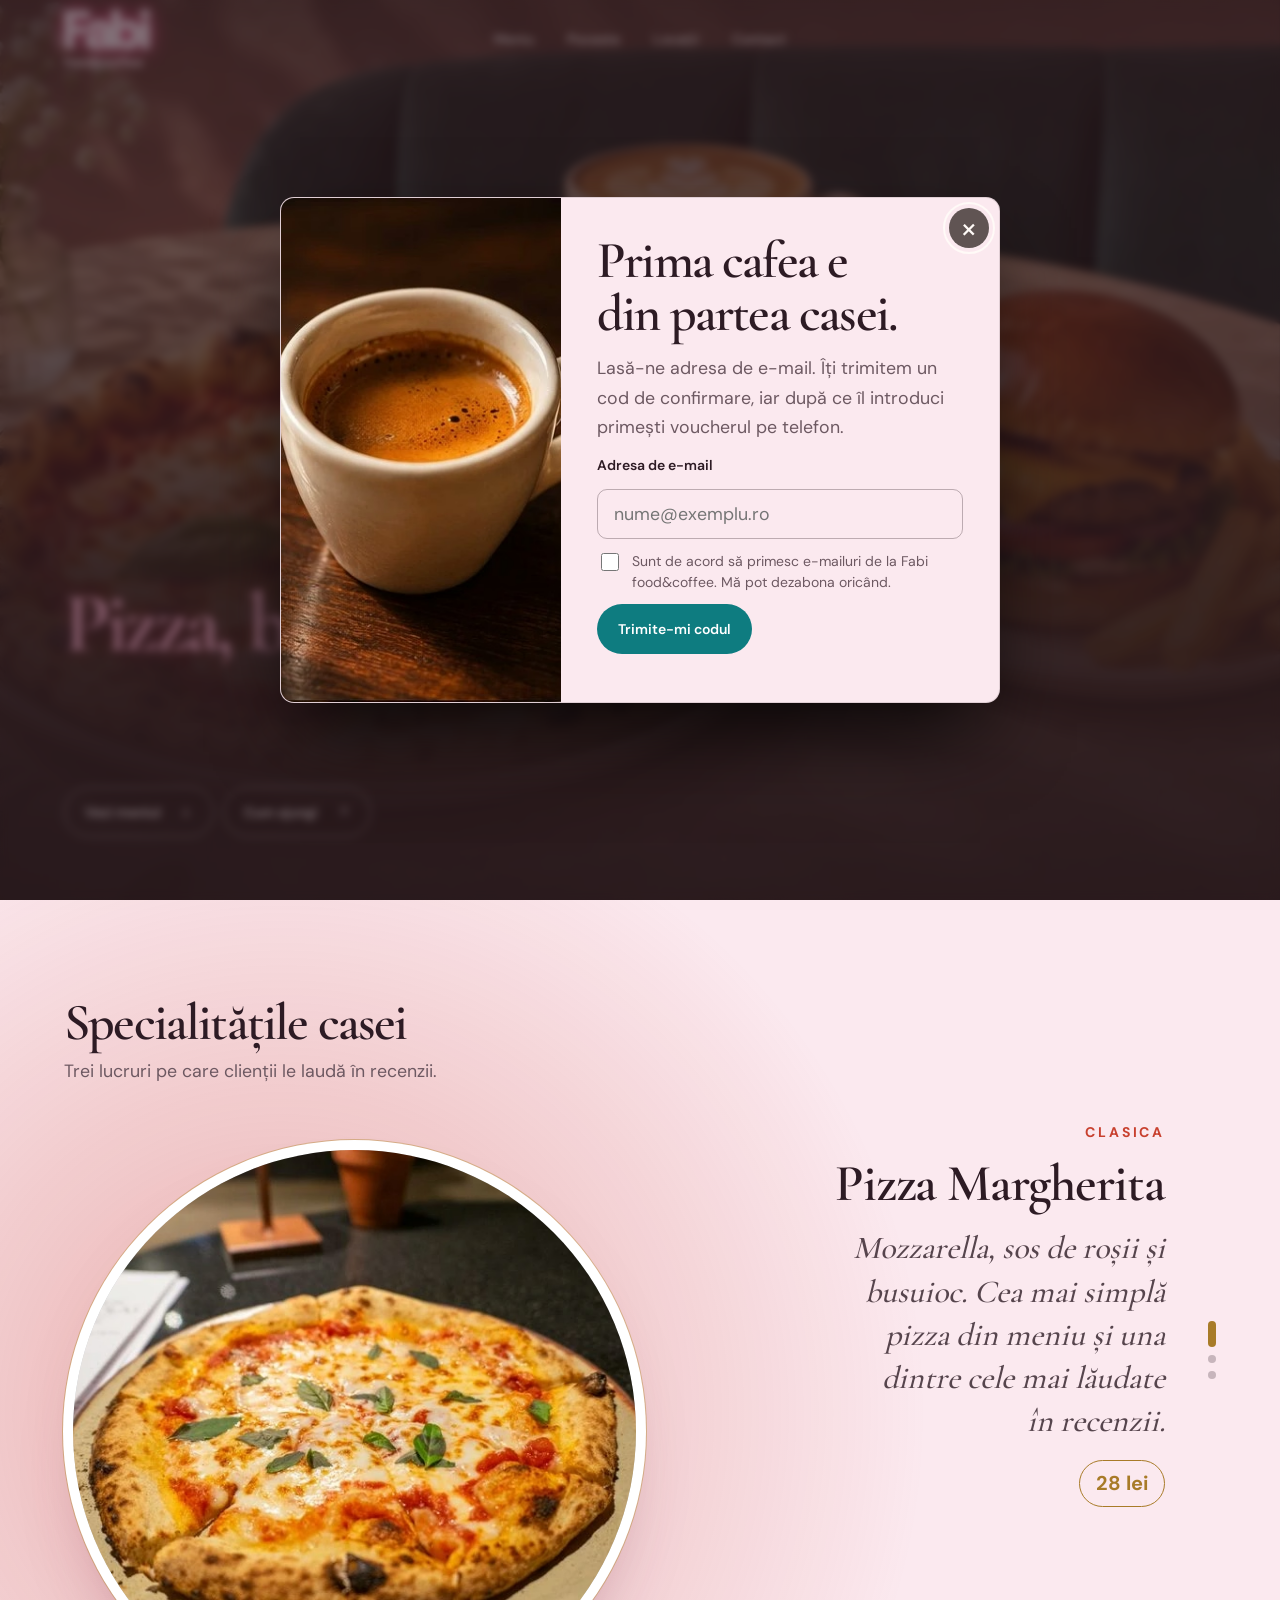
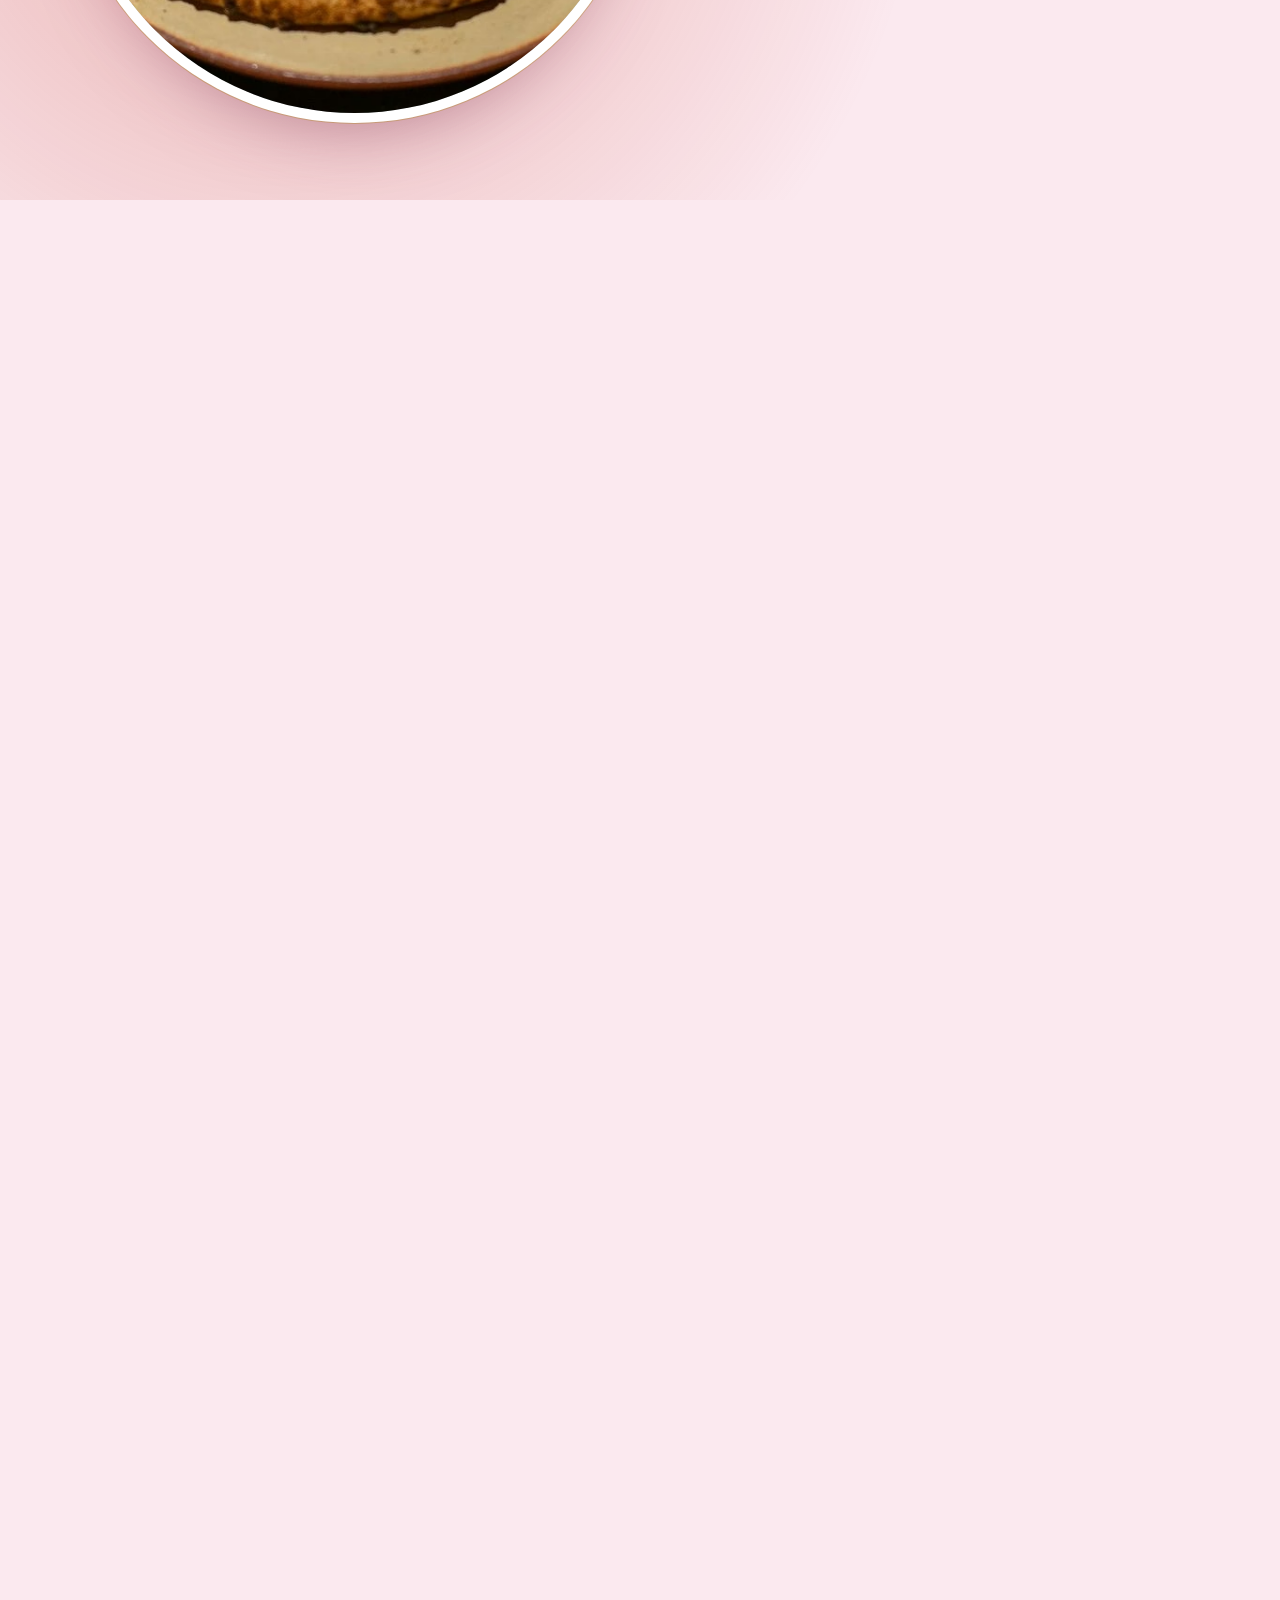
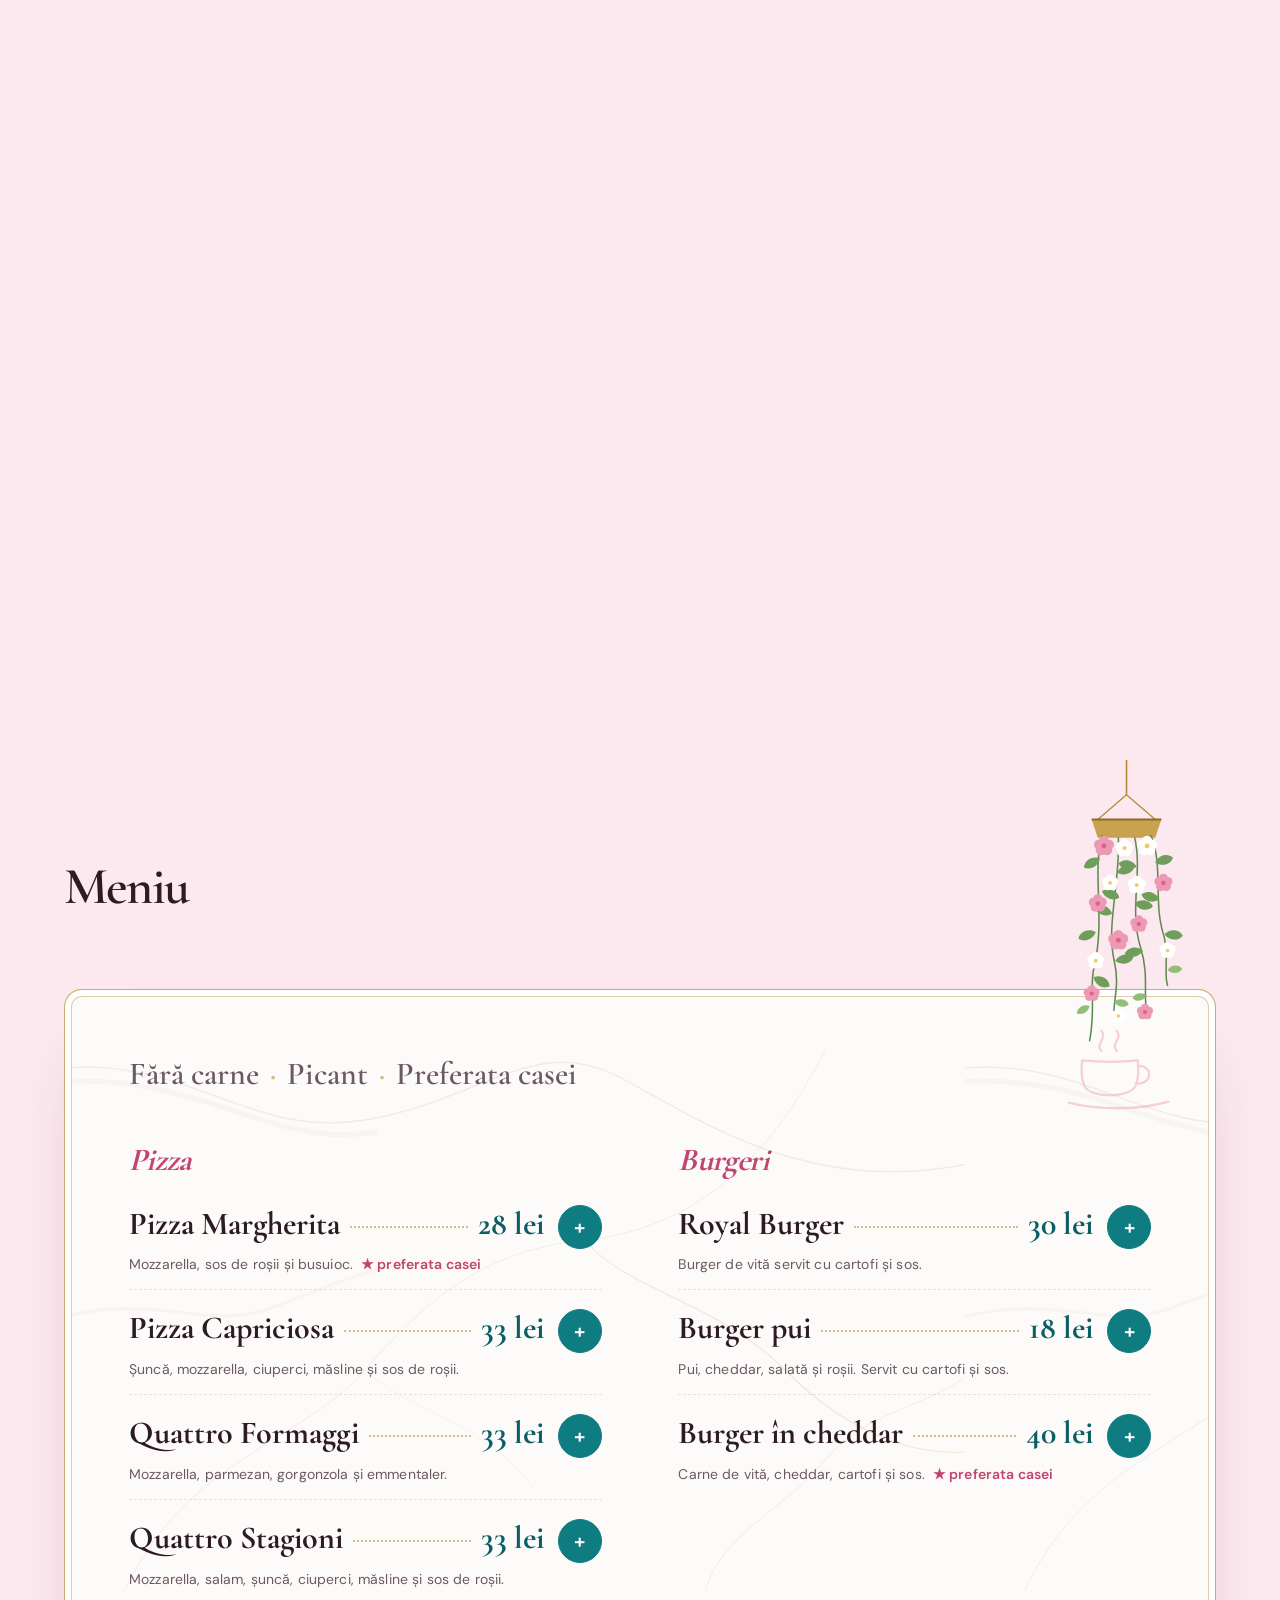
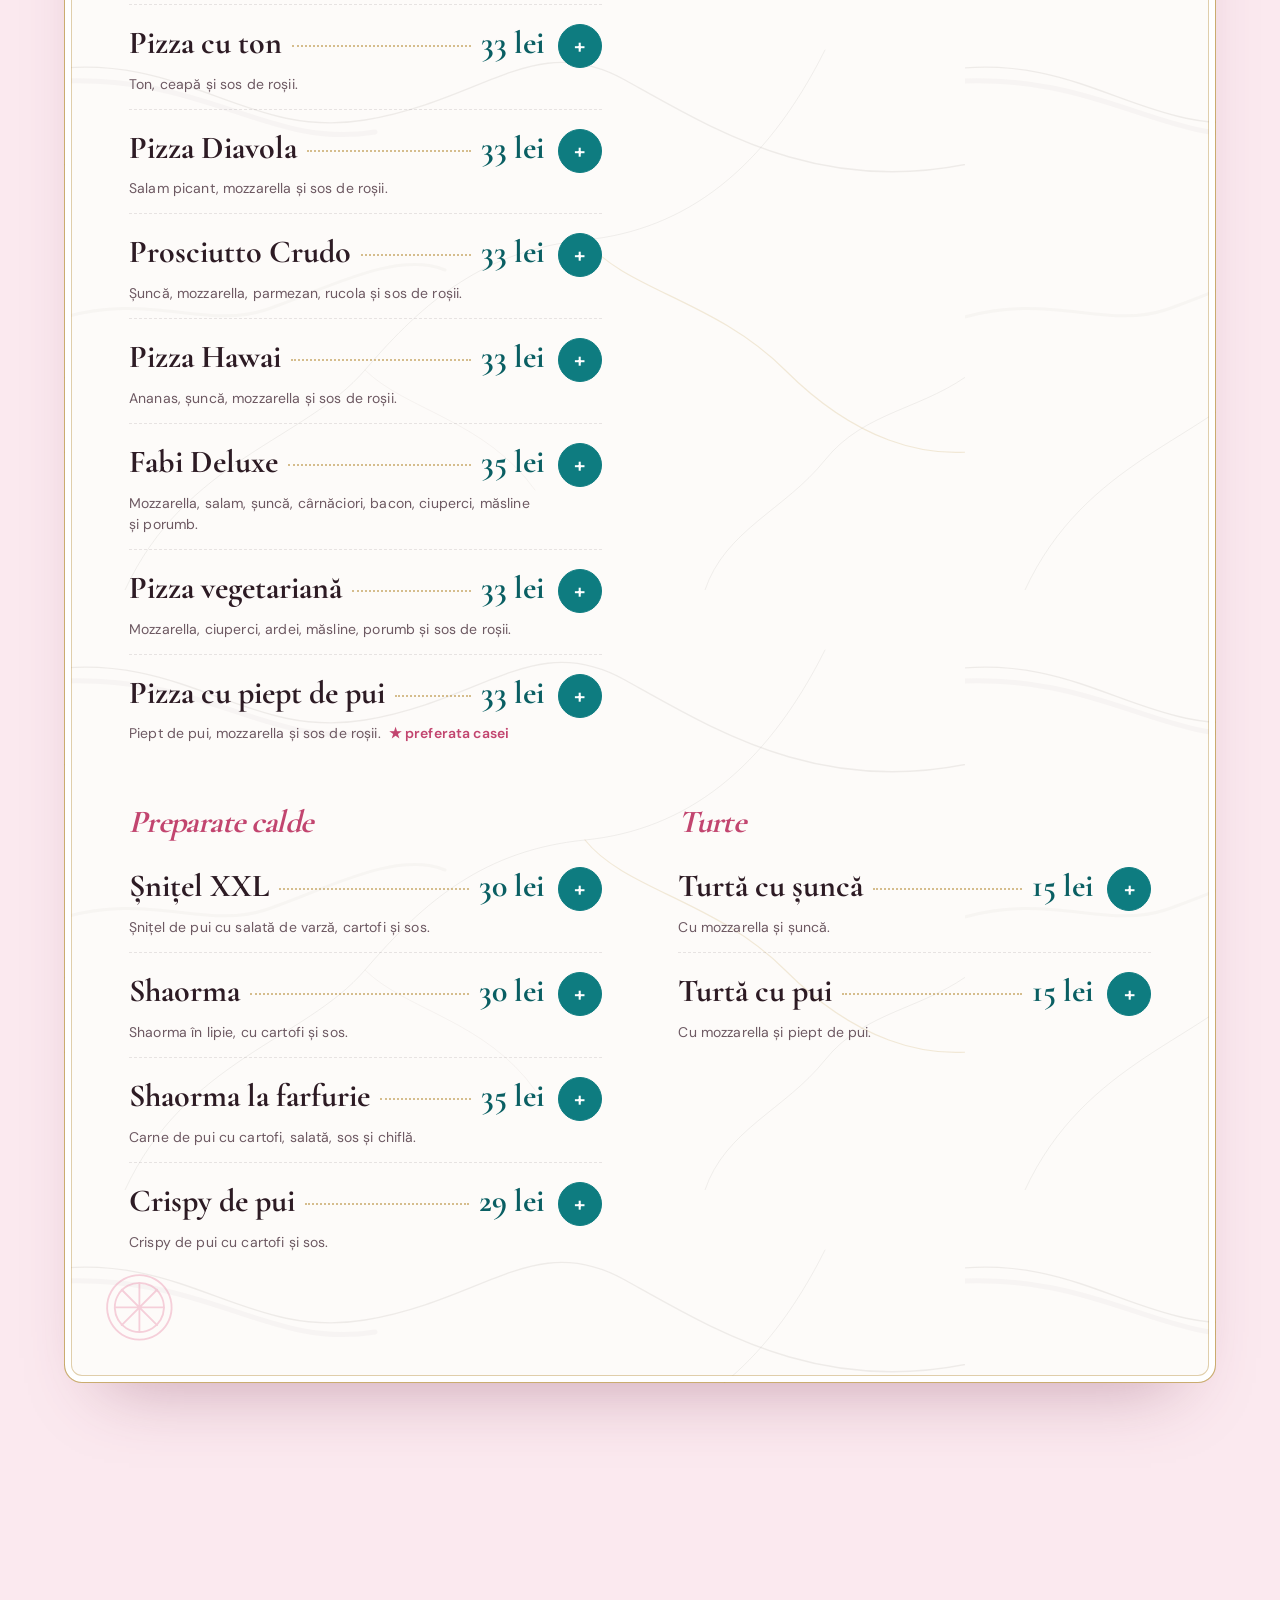
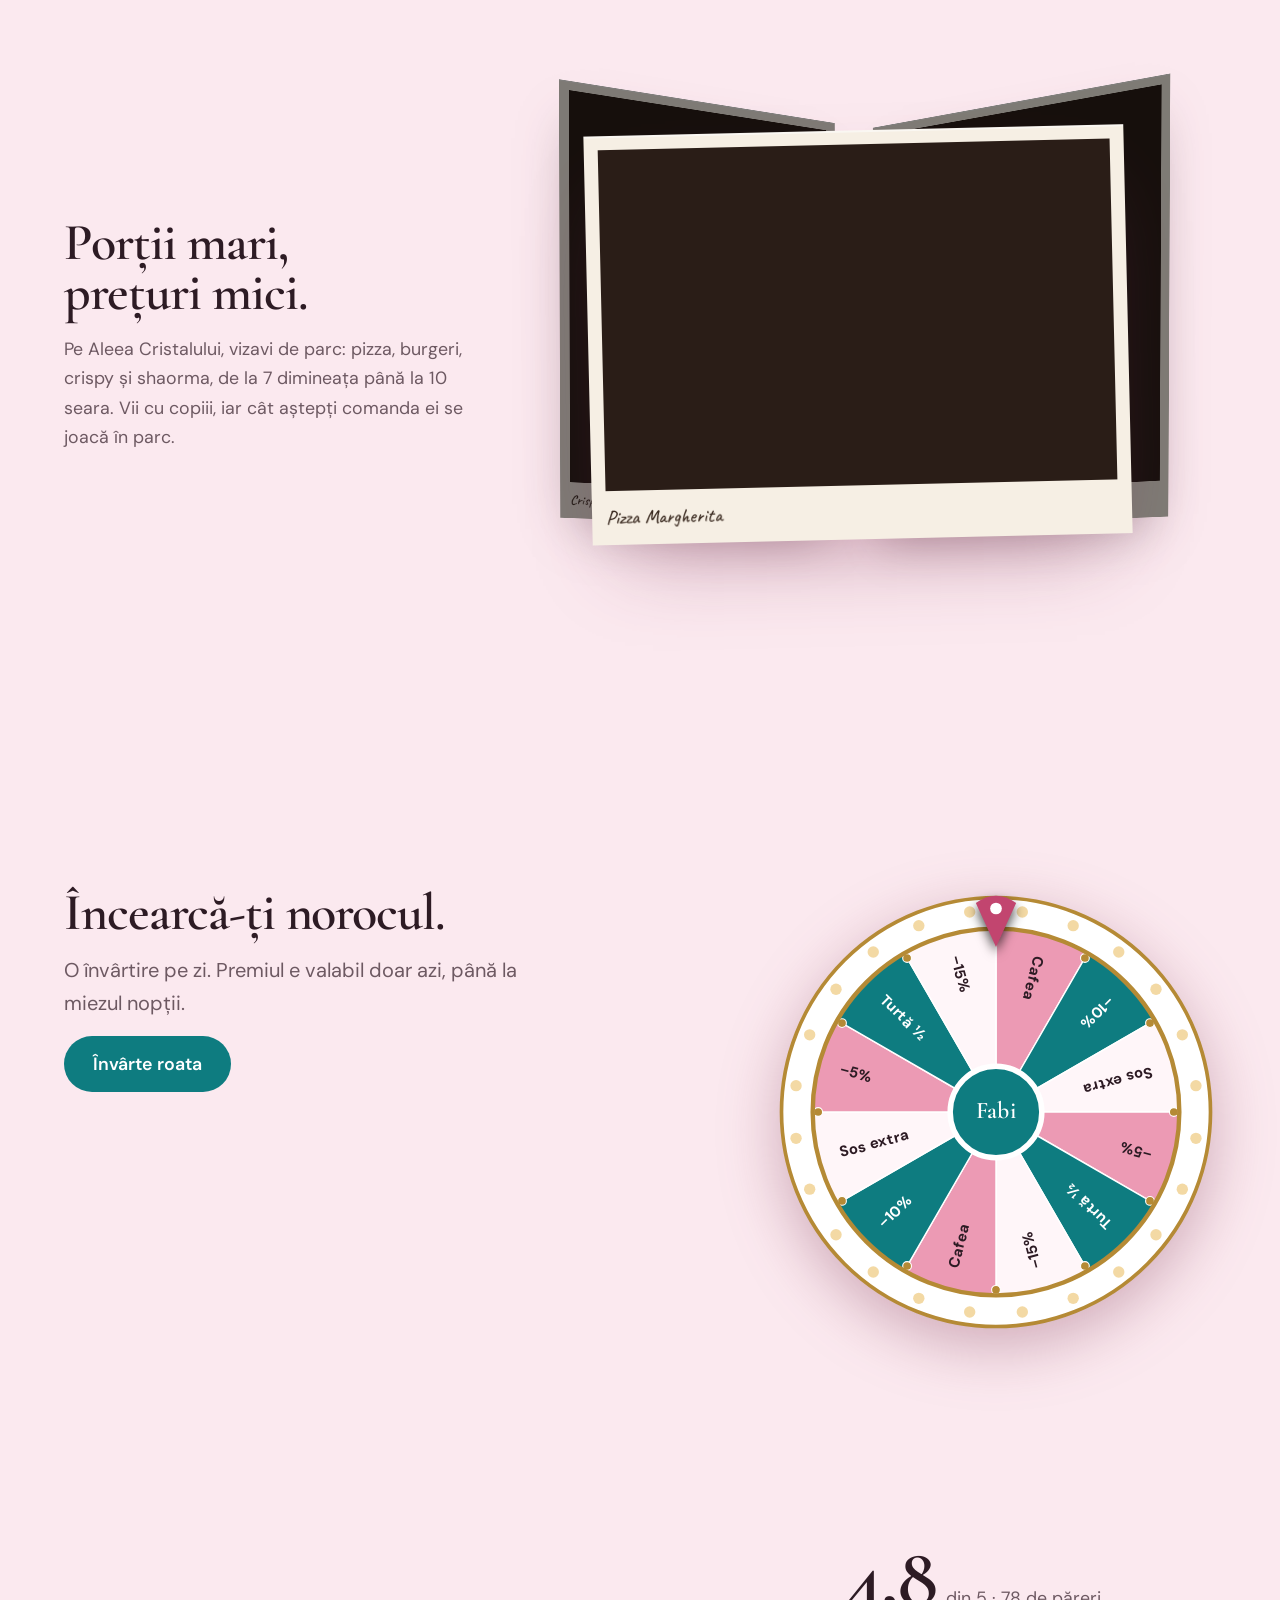
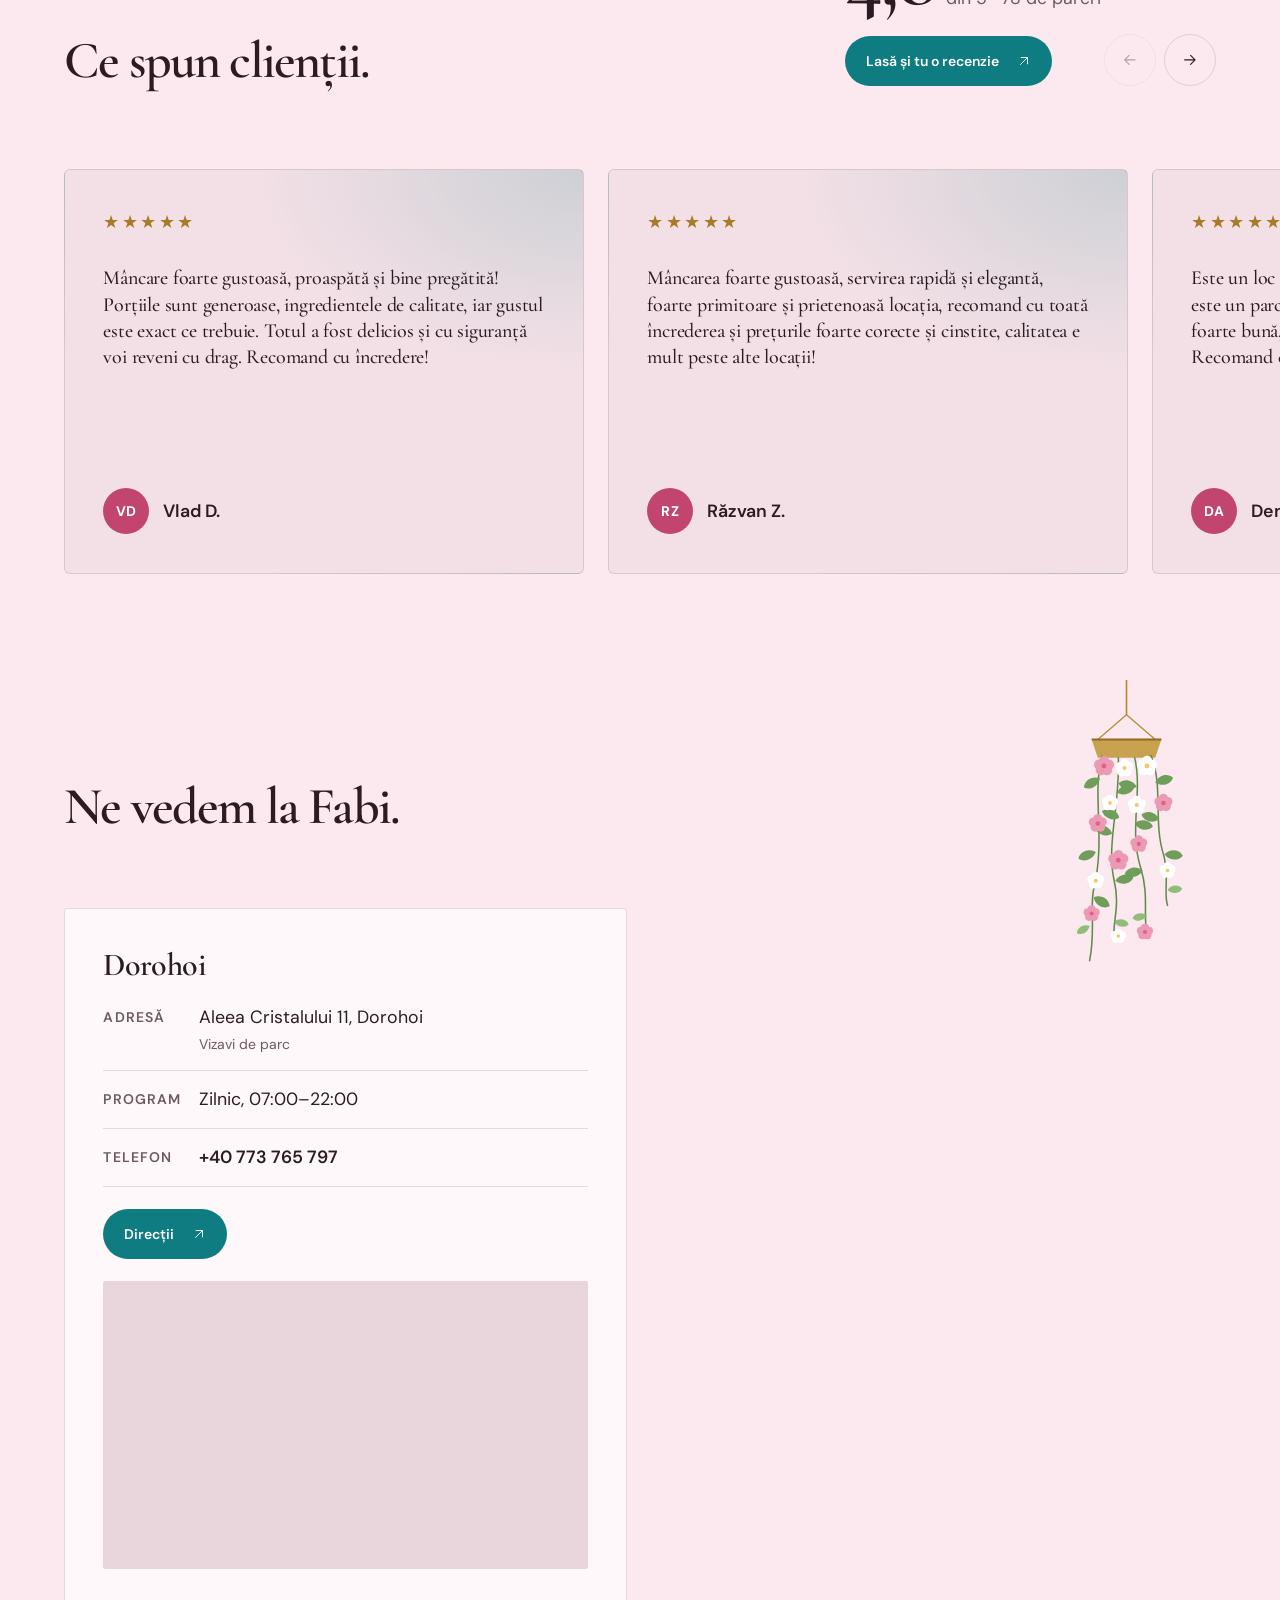
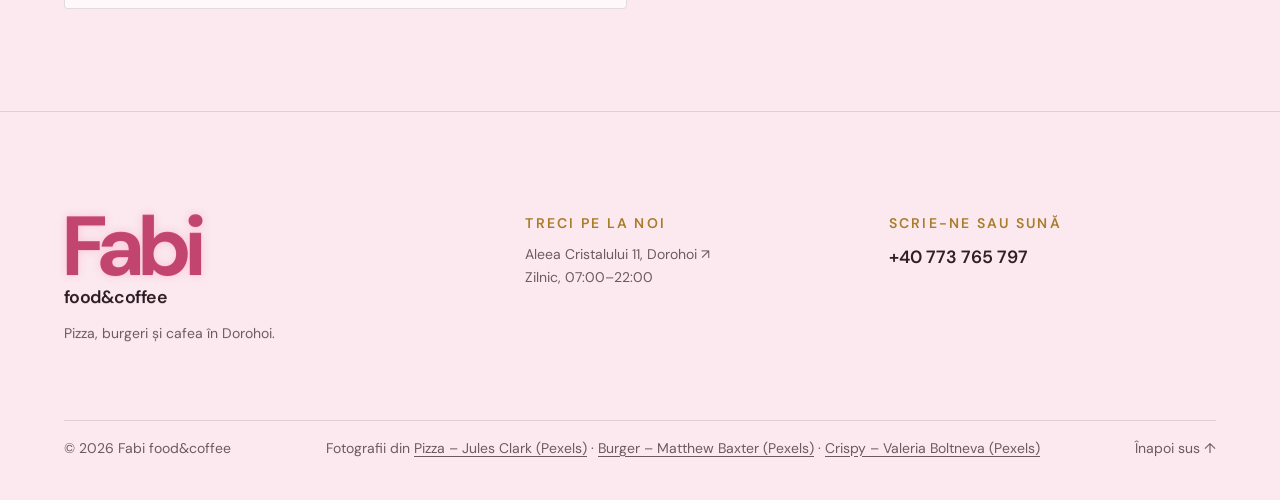
<file: index.html>
<!doctype html>
<html lang="ro">
<head>
  <meta charset="utf-8">
  <script>document.documentElement.classList.add("js")</script>
  <meta name="viewport" content="width=device-width, initial-scale=1">
  <title>Fabi food&amp;coffee — Pizzerie și cafenea în Dorohoi</title>
  <meta name="description" content="Fabi food&amp;coffee, pizzerie și cafenea pe Aleea Cristalului 11 din Dorohoi. Pizza, burgeri, crispy, shaorma și turte, zilnic între 07:00 și 22:00.">
  <meta name="theme-color" content="#fbe9ef">
  <meta name="color-scheme" content="only light">
  <meta name="darkreader-lock">
  <meta property="og:type" content="website">
  <meta property="og:locale" content="ro_RO">
  <meta property="og:title" content="Fabi food&amp;coffee — Pizzerie și cafenea în Dorohoi">
  <meta property="og:description" content="Fabi food&amp;coffee, pizzerie și cafenea pe Aleea Cristalului 11 din Dorohoi. Pizza, burgeri, crispy, shaorma și turte, zilnic între 07:00 și 22:00.">
  <meta property="og:image" content="https://cojocariuemilian73.github.io/fabi-dorohoi/assets/img/fabi/fabi-distribuire.jpg">
  <meta property="og:image:width" content="1200">
  <meta property="og:image:height" content="630">
  <meta property="og:image:alt" content="Pizza, burger și cappuccino la Fabi food&amp;coffee, Dorohoi · Imagine ilustrativă">
  <meta name="twitter:card" content="summary_large_image">
  <link rel="canonical" href="https://cojocariuemilian73.github.io/fabi-dorohoi/"><meta property="og:url" content="https://cojocariuemilian73.github.io/fabi-dorohoi/">
  <link rel="icon" href="assets/img/fabi/favicon.png" type="image/png" sizes="64x64">
  <link rel="preload" as="image" imagesrcset="assets/img/fabi/fabi-coperta-mobil-480.avif 480w, assets/img/fabi/fabi-coperta-mobil.avif 660w" imagesizes="100vw" type="image/avif" media="(max-width: 640px)">
  <link rel="preload" as="image" imagesrcset="assets/img/fabi/fabi-coperta-480.avif 480w, assets/img/fabi/fabi-coperta-960.avif 960w, assets/img/fabi/fabi-coperta.avif 1536w" imagesizes="100vw" type="image/avif" media="(min-width: 641px)">
  <link rel="preload" href="assets/fonts/cormorant-ro.woff2" as="font" type="font/woff2" crossorigin>
  <link rel="stylesheet" href="assets/css/style.css?v=9f10464f">
  <link rel="stylesheet" href="assets/css/extra.css?v=a1b1a578">
  <link rel="stylesheet" href="assets/css/comenzi.css?v=02a798f9">
  <link rel="stylesheet" href="assets/css/tema-fabi.css?v=b92a9d78"><script defer src="assets/js/tema-fabi.js?v=c21d4e6b"></script>
  <script type="application/ld+json">{"@context":"https://schema.org","@graph":[{"@type":"CafeOrCoffeeShop","name":"Fabi food&coffee Dorohoi","address":{"@type":"PostalAddress","streetAddress":"Aleea Cristalului 11","addressLocality":"Dorohoi","addressRegion":"Botoșani","addressCountry":"RO"},"hasMap":"https://www.google.com/maps/search/?api=1&query=Fabi%20food%26coffee%2C%20Aleea%20Cristalului%2011%2C%20Dorohoi","description":"Fabi food&coffee, pizzerie și cafenea pe Aleea Cristalului 11 din Dorohoi. Pizza, burgeri, crispy, shaorma și turte, zilnic între 07:00 și 22:00.","telephone":"+40 773 765 797","geo":{"@type":"GeoCoordinates","latitude":47.9513847,"longitude":26.3954609},"openingHoursSpecification":[{"@type":"OpeningHoursSpecification","dayOfWeek":["Monday","Tuesday","Wednesday","Thursday","Friday","Saturday","Sunday"],"opens":"07:00","closes":"22:00"}],"url":"https://cojocariuemilian73.github.io/fabi-dorohoi/","hasMenu":"https://cojocariuemilian73.github.io/fabi-dorohoi/#meniu"}]}</script>
  <script id="program-dorohoi" type="application/json">[{"zile":["Monday","Tuesday","Wednesday","Thursday","Friday","Saturday","Sunday"],"deschide":"07:00","inchide":"22:00"}]</script>
  <script defer src="assets/js/main.js?v=14b9f4d4" data-motion="assets/js/motion.js?v=0e676cb0"></script>
</head>
<body id="sus">
  <a class="skip-link" href="#continut">Sari la conținut</a>
  <header class="site-header">
    <div class="header-inner">
      <a class="wordmark" href="#sus"><span>Fabi</span><small>food&amp;coffee</small></a>
      <button type="button" class="nav-toggle" aria-haspopup="dialog" aria-controls="navigatie-mobila" hidden>Meniu <span aria-hidden="true"></span></button>
      <nav class="desktop-nav" aria-label="Navigare principală"><a href="#meniu">Meniu</a><a href="#atelier">Poveste</a><a href="#locatii">Locații</a><a href="#contact">Contact</a></nav>
    </div>
  </header>
  <dialog class="mobile-nav" id="navigatie-mobila" aria-label="Navigare mobilă">
    <div class="mobile-nav-head">
      <span class="wordmark" aria-hidden="true"><span>Fabi</span><small>food&amp;coffee</small></span>
      <form method="dialog"><button class="close-button" aria-label="Închide meniul" autofocus>×</button></form>
    </div>
    <nav aria-label="Navigare principală"><a href="#meniu">Meniu</a><a href="#atelier">Poveste</a><a href="#locatii">Locații</a><a href="#contact">Contact</a></nav>
    <a class="button button-dark" href="https://www.google.com/maps/dir/?api=1&amp;destination=Fabi%20food%26coffee%2C%20Aleea%20Cristalului%2011%2C%20Dorohoi">Cum ajungi <span aria-hidden="true">↗</span></a>
  </dialog>

  <main id="continut" tabindex="-1">
    <section class="hero" aria-labelledby="hero-title">
      <div class="hero-main">
        <div class="hero-media">
          <picture class="hero-photo">
            <source media="(max-width: 640px)" type="image/avif" srcset="assets/img/fabi/fabi-coperta-mobil-480.avif 480w, assets/img/fabi/fabi-coperta-mobil.avif 660w" sizes="100vw" width="660" height="870">
            <source media="(max-width: 640px)" type="image/webp" srcset="assets/img/fabi/fabi-coperta-mobil-480.webp 480w, assets/img/fabi/fabi-coperta-mobil.webp 660w" sizes="100vw" width="660" height="870">
            <source type="image/avif" srcset="assets/img/fabi/fabi-coperta-480.avif 480w, assets/img/fabi/fabi-coperta-960.avif 960w, assets/img/fabi/fabi-coperta.avif 1536w" sizes="100vw"><img src="assets/img/fabi/fabi-coperta.webp" srcset="assets/img/fabi/fabi-coperta-480.webp 480w, assets/img/fabi/fabi-coperta-960.webp 960w, assets/img/fabi/fabi-coperta.webp 1536w" sizes="100vw" width="1536" height="864" alt="Imagine ilustrativă. Pizza, burger cu cartofi și cappuccino pe o masă" fetchpriority="high">
          </picture>
        </div>
        <div class="hero-copy">
          <h1 id="hero-title" data-keys="Pizza,burgeri,cafea">Pizza, burgeri și cafea, la prețuri corecte.</h1>
          <div class="hero-actions">
            <a class="button button-ghost" href="#meniu">Vezi meniul <svg class="arrow-icon" viewBox="0 0 24 24" fill="none" stroke="currentColor" stroke-width="1.6" stroke-linecap="round" stroke-linejoin="round" aria-hidden="true"><path d="M12 4v15m-6-6 6 6 6-6"/></svg></a>
            <a class="button button-ghost" href="https://www.google.com/maps/dir/?api=1&amp;destination=Fabi%20food%26coffee%2C%20Aleea%20Cristalului%2011%2C%20Dorohoi">Cum ajungi <svg class="arrow-icon" viewBox="0 0 24 24" fill="none" stroke="currentColor" stroke-width="1.6" stroke-linecap="round" stroke-linejoin="round" aria-hidden="true"><path d="M6 18 18 6M7 6h11v11"/></svg></a>
          </div>
        </div>
      </div>
    </section>

    <section class="specials" id="specialitati" aria-labelledby="specials-title"><div class="specials-track" style="--count:3"><div class="specials-sticky"><div class="shell specials-inner"><div class="specials-head"><h2 id="specials-title">Specialitățile casei</h2><p>Trei lucruri pe care clienții le laudă în recenzii.</p></div><div class="specials-stage"><svg class="steam" viewBox="0 0 120 160" aria-hidden="true"><path d="M40 150c-14-20 14-34 0-56s12-36 0-60"/><path d="M62 150c-14-22 16-36 0-60s12-34 2-62"/><path d="M84 150c-12-18 12-32 0-52s10-30 0-52"/></svg><ul class="special-list"><li class="special" style="--i:0;--tint-own:#c8402e" data-tint="#c8402e"><div class="special-visual"><div class="special-photo"><picture><source type="image/avif" srcset="assets/img/fabi/fabi-pizza-480.avif 480w, assets/img/fabi/fabi-pizza.avif 900w" sizes="(min-width: 900px) 46vw, 80vw"><img src="assets/img/fabi/fabi-pizza.webp" srcset="assets/img/fabi/fabi-pizza-480.webp 480w, assets/img/fabi/fabi-pizza.webp 900w" sizes="(min-width: 900px) 46vw, 80vw" width="900" height="600" alt="Imagine ilustrativă. Pizza Margherita cu busuioc" loading="lazy" decoding="async"></picture></div></div><div class="special-copy"><span class="special-kicker">Clasica</span><h3>Pizza Margherita</h3><p>Mozzarella, sos de roșii și busuioc. Cea mai simplă pizza din meniu și una dintre cele mai lăudate în recenzii.</p><span class="price">28 lei</span></div></li><li class="special" style="--i:1;--tint-own:#d9a24e" data-tint="#d9a24e"><div class="special-visual"><div class="special-photo"><picture><source type="image/avif" srcset="assets/img/fabi/fabi-burger-480.avif 480w, assets/img/fabi/fabi-burger.avif 900w" sizes="(min-width: 900px) 46vw, 80vw"><img src="assets/img/fabi/fabi-burger.webp" srcset="assets/img/fabi/fabi-burger-480.webp 480w, assets/img/fabi/fabi-burger.webp 900w" sizes="(min-width: 900px) 46vw, 80vw" width="900" height="1064" alt="Imagine ilustrativă. Burger de pui cu cartofi prăjiți" loading="lazy" decoding="async"></picture></div></div><div class="special-copy"><span class="special-kicker">Rapid și sățios</span><h3>Burger pui</h3><p>Pui, cheddar, salată și roșii, servit cu cartofi și sos. Bun pentru o pauză de prânz scurtă.</p><span class="price">18 lei</span></div></li><li class="special" style="--i:2;--tint-own:#c98a3c" data-tint="#c98a3c"><div class="special-visual"><div class="special-photo"><picture><source type="image/avif" srcset="assets/img/fabi/fabi-crispy-480.avif 480w, assets/img/fabi/fabi-crispy.avif 900w" sizes="(min-width: 900px) 46vw, 80vw"><img src="assets/img/fabi/fabi-crispy.webp" srcset="assets/img/fabi/fabi-crispy-480.webp 480w, assets/img/fabi/fabi-crispy.webp 900w" sizes="(min-width: 900px) 46vw, 80vw" width="900" height="1349" alt="Imagine ilustrativă. Crispy de pui cu sos" loading="lazy" decoding="async"></picture></div></div><div class="special-copy"><span class="special-kicker">Crocant</span><h3>Crispy de pui</h3><p>Crispy de pui cu cartofi și sos. Merge la fel de bine în local sau la pachet.</p><span class="price">29 lei</span></div></li></ul></div><div class="specials-dots" aria-hidden="true"><span style="--i:0"></span><span style="--i:1"></span><span style="--i:2"></span></div></div></div></div></section>

    <section class="section menu-section" id="meniu" aria-labelledby="menu-title">
      <div class="shell">
        <div class="section-intro">
          <h2 id="menu-title">Meniu</h2>
          
        </div>
        <div class="chalkboard"><svg class="doodle doodle-cup" viewBox="0 0 120 100"><path pathLength="1" d="M22 40c20 2 40 2 58 0 1 10 1 18-2 26-6 14-48 14-54 0-3-8-3-16-2-26Z"/><path pathLength="1" d="M80 46c16-2 16 20-2 18"/><path pathLength="1" d="M8 84c30 8 74 8 104-1"/><path pathLength="1" d="M42 30c-7-8 7-12 0-21M58 30c-7-8 7-12 0-21"/></svg><svg class="doodle doodle-lemon" viewBox="0 0 100 100"><path pathLength="1" d="M50 8a42 42 0 1 1-.1 0Z"/><path pathLength="1" d="M50 18a32 32 0 1 1-.1 0Z"/><path pathLength="1" d="M50 18v64M18 50h64M27 27l46 46M73 27 27 73"/></svg><div class="board-filters" role="group" aria-label="Filtrează meniul"><button type="button" class="board-filter" data-filter="fara-carne" aria-pressed="false">Fără carne</button><button type="button" class="board-filter" data-filter="picant" aria-pressed="false">Picant</button><button type="button" class="board-filter" data-filter="preferat" aria-pressed="false">Preferata casei</button></div><div class="board-cols"><section class="board-group" data-category="pizza"><h3>Pizza</h3><ul class="board-list"><li class="board-item" data-pid="pizza-margherita" data-tags="fara-carne preferat" style="view-transition-name: produs-0"><div class="board-line"><span class="board-thumb" aria-hidden="true"><picture><source type="image/avif" srcset="assets/img/fabi/fabi-pizza-480.avif 480w, assets/img/fabi/fabi-pizza.avif 900w" sizes="52px"><img src="assets/img/fabi/fabi-pizza.webp" srcset="assets/img/fabi/fabi-pizza-480.webp 480w, assets/img/fabi/fabi-pizza.webp 900w" sizes="52px" width="900" height="600" alt="Imagine ilustrativă. Pizza Margherita cu busuioc" loading="lazy" decoding="async"></picture></span><h4>Pizza Margherita</h4><span class="board-dots" aria-hidden="true"></span><span class="board-price">28 lei</span></div><p>Mozzarella, sos de roșii și busuioc.<span class="board-fav">★ preferata casei</span></p></li><li class="board-item" data-pid="pizza-capriciosa" data-tags="" style="view-transition-name: produs-1"><div class="board-line"><h4>Pizza Capriciosa</h4><span class="board-dots" aria-hidden="true"></span><span class="board-price">33 lei</span></div><p>Șuncă, mozzarella, ciuperci, măsline și sos de roșii.</p></li><li class="board-item" data-pid="quattro-formaggi" data-tags="fara-carne" style="view-transition-name: produs-2"><div class="board-line"><h4>Quattro Formaggi</h4><span class="board-dots" aria-hidden="true"></span><span class="board-price">33 lei</span></div><p>Mozzarella, parmezan, gorgonzola și emmentaler.</p></li><li class="board-item" data-pid="quattro-stagioni" data-tags="" style="view-transition-name: produs-3"><div class="board-line"><h4>Quattro Stagioni</h4><span class="board-dots" aria-hidden="true"></span><span class="board-price">33 lei</span></div><p>Mozzarella, salam, șuncă, ciuperci, măsline și sos de roșii.</p></li><li class="board-item" data-pid="pizza-cu-ton" data-tags="" style="view-transition-name: produs-4"><div class="board-line"><h4>Pizza cu ton</h4><span class="board-dots" aria-hidden="true"></span><span class="board-price">33 lei</span></div><p>Ton, ceapă și sos de roșii.</p></li><li class="board-item" data-pid="pizza-diavola" data-tags="picant" style="view-transition-name: produs-5"><div class="board-line"><h4>Pizza Diavola</h4><span class="board-dots" aria-hidden="true"></span><span class="board-price">33 lei</span></div><p>Salam picant, mozzarella și sos de roșii.</p></li><li class="board-item" data-pid="prosciutto-crudo" data-tags="" style="view-transition-name: produs-6"><div class="board-line"><h4>Prosciutto Crudo</h4><span class="board-dots" aria-hidden="true"></span><span class="board-price">33 lei</span></div><p>Șuncă, mozzarella, parmezan, rucola și sos de roșii.</p></li><li class="board-item" data-pid="pizza-hawai" data-tags="" style="view-transition-name: produs-7"><div class="board-line"><h4>Pizza Hawai</h4><span class="board-dots" aria-hidden="true"></span><span class="board-price">33 lei</span></div><p>Ananas, șuncă, mozzarella și sos de roșii.</p></li><li class="board-item" data-pid="fabi-deluxe" data-tags="" style="view-transition-name: produs-8"><div class="board-line"><h4>Fabi Deluxe</h4><span class="board-dots" aria-hidden="true"></span><span class="board-price">35 lei</span></div><p>Mozzarella, salam, șuncă, cârnăciori, bacon, ciuperci, măsline și porumb.</p></li><li class="board-item" data-pid="pizza-vegetariana" data-tags="fara-carne" style="view-transition-name: produs-9"><div class="board-line"><h4>Pizza vegetariană</h4><span class="board-dots" aria-hidden="true"></span><span class="board-price">33 lei</span></div><p>Mozzarella, ciuperci, ardei, măsline, porumb și sos de roșii.</p></li><li class="board-item" data-pid="pizza-cu-piept-de-pui" data-tags="preferat" style="view-transition-name: produs-10"><div class="board-line"><h4>Pizza cu piept de pui</h4><span class="board-dots" aria-hidden="true"></span><span class="board-price">33 lei</span></div><p>Piept de pui, mozzarella și sos de roșii.<span class="board-fav">★ preferata casei</span></p></li></ul></section><section class="board-group" data-category="burgeri"><h3>Burgeri</h3><ul class="board-list"><li class="board-item" data-pid="royal-burger" data-tags="" style="view-transition-name: produs-11"><div class="board-line"><h4>Royal Burger</h4><span class="board-dots" aria-hidden="true"></span><span class="board-price">30 lei</span></div><p>Burger de vită servit cu cartofi și sos.</p></li><li class="board-item" data-pid="burger-pui" data-tags="" style="view-transition-name: produs-12"><div class="board-line"><span class="board-thumb" aria-hidden="true"><picture><source type="image/avif" srcset="assets/img/fabi/fabi-burger-480.avif 480w, assets/img/fabi/fabi-burger.avif 900w" sizes="52px"><img src="assets/img/fabi/fabi-burger.webp" srcset="assets/img/fabi/fabi-burger-480.webp 480w, assets/img/fabi/fabi-burger.webp 900w" sizes="52px" width="900" height="1064" alt="Imagine ilustrativă. Burger de pui cu cartofi prăjiți" loading="lazy" decoding="async"></picture></span><h4>Burger pui</h4><span class="board-dots" aria-hidden="true"></span><span class="board-price">18 lei</span></div><p>Pui, cheddar, salată și roșii. Servit cu cartofi și sos.</p></li><li class="board-item" data-pid="burger-in-cheddar" data-tags="preferat" style="view-transition-name: produs-13"><div class="board-line"><h4>Burger în cheddar</h4><span class="board-dots" aria-hidden="true"></span><span class="board-price">40 lei</span></div><p>Carne de vită, cheddar, cartofi și sos.<span class="board-fav">★ preferata casei</span></p></li></ul></section><section class="board-group" data-category="preparate"><h3>Preparate calde</h3><ul class="board-list"><li class="board-item" data-pid="snitel-xxl" data-tags="" style="view-transition-name: produs-14"><div class="board-line"><h4>Șnițel XXL</h4><span class="board-dots" aria-hidden="true"></span><span class="board-price">30 lei</span></div><p>Șnițel de pui cu salată de varză, cartofi și sos.</p></li><li class="board-item" data-pid="shaorma" data-tags="" style="view-transition-name: produs-15"><div class="board-line"><h4>Shaorma</h4><span class="board-dots" aria-hidden="true"></span><span class="board-price">30 lei</span></div><p>Shaorma în lipie, cu cartofi și sos.</p></li><li class="board-item" data-pid="shaorma-la-farfurie" data-tags="" style="view-transition-name: produs-16"><div class="board-line"><h4>Shaorma la farfurie</h4><span class="board-dots" aria-hidden="true"></span><span class="board-price">35 lei</span></div><p>Carne de pui cu cartofi, salată, sos și chiflă.</p></li><li class="board-item" data-pid="crispy-de-pui" data-tags="" style="view-transition-name: produs-17"><div class="board-line"><span class="board-thumb" aria-hidden="true"><picture><source type="image/avif" srcset="assets/img/fabi/fabi-crispy-480.avif 480w, assets/img/fabi/fabi-crispy.avif 900w" sizes="52px"><img src="assets/img/fabi/fabi-crispy.webp" srcset="assets/img/fabi/fabi-crispy-480.webp 480w, assets/img/fabi/fabi-crispy.webp 900w" sizes="52px" width="900" height="1349" alt="Imagine ilustrativă. Crispy de pui cu sos" loading="lazy" decoding="async"></picture></span><h4>Crispy de pui</h4><span class="board-dots" aria-hidden="true"></span><span class="board-price">29 lei</span></div><p>Crispy de pui cu cartofi și sos.</p></li></ul></section><section class="board-group" data-category="turte"><h3>Turte</h3><ul class="board-list"><li class="board-item" data-pid="turta-cu-sunca" data-tags="" style="view-transition-name: produs-18"><div class="board-line"><h4>Turtă cu șuncă</h4><span class="board-dots" aria-hidden="true"></span><span class="board-price">15 lei</span></div><p>Cu mozzarella și șuncă.</p></li><li class="board-item" data-pid="turta-cu-pui" data-tags="" style="view-transition-name: produs-19"><div class="board-line"><h4>Turtă cu pui</h4><span class="board-dots" aria-hidden="true"></span><span class="board-price">15 lei</span></div><p>Cu mozzarella și piept de pui.</p></li></ul></section></div><p class="board-empty" hidden>Nimic pe filtrul ăsta. Încearcă altul.</p><p class="sr-only" role="status" aria-live="polite" data-board-status></p></div>
      </div>
    </section>


    <section class="section wood" id="atelier" aria-labelledby="wood-title">
      <div class="wood-pin">
        <div class="wood-window" aria-hidden="true"><div class="ww-photos"><div class="ww-frame" style="--i:0;--w:900;--h:600;--rot:-2.2deg;--dx:0px;--dy:0px"><div class="ww-photo"><picture><source type="image/avif" srcset="assets/img/fabi/fabi-pizza-480.avif 480w, assets/img/fabi/fabi-pizza.avif 900w" sizes="(min-width: 900px) 800px, 90vw"><img src="assets/img/fabi/fabi-pizza.webp" srcset="assets/img/fabi/fabi-pizza-480.webp 480w, assets/img/fabi/fabi-pizza.webp 900w" sizes="(min-width: 900px) 800px, 90vw" width="900" height="600" alt="Imagine ilustrativă. Pizza Margherita cu busuioc" loading="lazy" decoding="async"></picture></div><p class="ww-cap">Pizza Margherita</p></div><div class="ww-frame" style="--i:1;--w:900;--h:1064;--rot:1.8deg;--dx:26px;--dy:-14px"><div class="ww-photo"><picture><source type="image/avif" srcset="assets/img/fabi/fabi-burger-480.avif 480w, assets/img/fabi/fabi-burger.avif 900w" sizes="(min-width: 900px) 800px, 90vw"><img src="assets/img/fabi/fabi-burger.webp" srcset="assets/img/fabi/fabi-burger-480.webp 480w, assets/img/fabi/fabi-burger.webp 900w" sizes="(min-width: 900px) 800px, 90vw" width="900" height="1064" alt="Imagine ilustrativă. Burger de pui cu cartofi prăjiți" loading="lazy" decoding="async"></picture></div><p class="ww-cap">Burger pui</p></div><div class="ww-frame" style="--i:2;--w:900;--h:1349;--rot:-1.2deg;--dx:-22px;--dy:12px"><div class="ww-photo"><picture><source type="image/avif" srcset="assets/img/fabi/fabi-crispy-480.avif 480w, assets/img/fabi/fabi-crispy.avif 900w" sizes="(min-width: 900px) 800px, 90vw"><img src="assets/img/fabi/fabi-crispy.webp" srcset="assets/img/fabi/fabi-crispy-480.webp 480w, assets/img/fabi/fabi-crispy.webp 900w" sizes="(min-width: 900px) 800px, 90vw" width="900" height="1349" alt="Imagine ilustrativă. Crispy de pui cu sos" loading="lazy" decoding="async"></picture></div><p class="ww-cap">Crispy de pui</p></div></div><div class="ww-shade"></div><div class="ww-copy"><p class="ww-title">Porții mari,<br> prețuri mici.</p><p class="ww-text">Pe Aleea Cristalului, vizavi de parc: pizza, burgeri, crispy și shaorma, de la 7 dimineața până la 10 seara. Vii cu copiii, iar cât aștepți comanda ei se joacă în parc.</p></div></div>
        <div class="shell wood-layout">
          <div class="wood-head">
            <h2 id="wood-title">Porții mari,<br> prețuri mici.</h2>
            <p>Pe Aleea Cristalului, vizavi de parc: pizza, burgeri, crispy și shaorma, de la 7 dimineața până la 10 seara. Vii cu copiii, iar cât aștepți comanda ei se joacă în parc.</p>
          </div>
          <div class="wood-rail" role="region" aria-label="Fotografii din cafenea, derulează spre dreapta" tabindex="0">
            <ul class="wood-strip"><li class="wood-figure is-wide w0"><div class="image-frame"><picture><source type="image/avif" srcset="assets/img/fabi/fabi-pizza-480.avif 480w, assets/img/fabi/fabi-pizza.avif 900w" sizes="(min-width: 900px) 46vh, 78vw"><img src="assets/img/fabi/fabi-pizza.webp" srcset="assets/img/fabi/fabi-pizza-480.webp 480w, assets/img/fabi/fabi-pizza.webp 900w" sizes="(min-width: 900px) 46vh, 78vw" width="900" height="600" alt="Imagine ilustrativă. Pizza Margherita cu busuioc" loading="lazy" decoding="async"></picture></div></li><li class="wood-figure w1"><div class="image-frame"><picture><source type="image/avif" srcset="assets/img/fabi/fabi-burger-480.avif 480w, assets/img/fabi/fabi-burger.avif 900w" sizes="(min-width: 900px) 46vh, 78vw"><img src="assets/img/fabi/fabi-burger.webp" srcset="assets/img/fabi/fabi-burger-480.webp 480w, assets/img/fabi/fabi-burger.webp 900w" sizes="(min-width: 900px) 46vh, 78vw" width="900" height="1064" alt="Imagine ilustrativă. Burger de pui cu cartofi prăjiți" loading="lazy" decoding="async"></picture></div></li><li class="wood-figure w2"><div class="image-frame"><picture><source type="image/avif" srcset="assets/img/fabi/fabi-crispy-480.avif 480w, assets/img/fabi/fabi-crispy.avif 900w" sizes="(min-width: 900px) 46vh, 78vw"><img src="assets/img/fabi/fabi-crispy.webp" srcset="assets/img/fabi/fabi-crispy-480.webp 480w, assets/img/fabi/fabi-crispy.webp 900w" sizes="(min-width: 900px) 46vh, 78vw" width="900" height="1349" alt="Imagine ilustrativă. Crispy de pui cu sos" loading="lazy" decoding="async"></picture></div></li></ul>
          </div>
        </div>
      </div>
    </section>

    <section class="section offers" id="oferte" aria-labelledby="offers-title"><div class="shell"><div class="offer-grid"><article class="offer offer-wheel"><h3 id="offers-title">Încearcă-ți norocul.</h3><p>O învârtire pe zi. Premiul e valabil doar azi, până la miezul nopții.</p><button type="button" class="wheel-wrap" aria-label="Învârte roata"><svg class="wheel" viewBox="0 0 240 240" aria-hidden="true"><circle class="wheel-frame" cx="120" cy="120" r="117"/><g class="wheel-lights"><circle class="bulb b0" cx="134.36" cy="10.94" r="3.1"/><circle class="bulb b1" cx="162.10" cy="18.37" r="3.1"/><circle class="bulb b0" cx="186.96" cy="32.73" r="3.1"/><circle class="bulb b1" cx="207.27" cy="53.04" r="3.1"/><circle class="bulb b0" cx="221.63" cy="77.90" r="3.1"/><circle class="bulb b1" cx="229.06" cy="105.64" r="3.1"/><circle class="bulb b0" cx="229.06" cy="134.36" r="3.1"/><circle class="bulb b1" cx="221.63" cy="162.10" r="3.1"/><circle class="bulb b0" cx="207.27" cy="186.96" r="3.1"/><circle class="bulb b1" cx="186.96" cy="207.27" r="3.1"/><circle class="bulb b0" cx="162.10" cy="221.63" r="3.1"/><circle class="bulb b1" cx="134.36" cy="229.06" r="3.1"/><circle class="bulb b0" cx="105.64" cy="229.06" r="3.1"/><circle class="bulb b1" cx="77.90" cy="221.63" r="3.1"/><circle class="bulb b0" cx="53.04" cy="207.27" r="3.1"/><circle class="bulb b1" cx="32.73" cy="186.96" r="3.1"/><circle class="bulb b0" cx="18.37" cy="162.10" r="3.1"/><circle class="bulb b1" cx="10.94" cy="134.36" r="3.1"/><circle class="bulb b0" cx="10.94" cy="105.64" r="3.1"/><circle class="bulb b1" cx="18.37" cy="77.90" r="3.1"/><circle class="bulb b0" cx="32.73" cy="53.04" r="3.1"/><circle class="bulb b1" cx="53.04" cy="32.73" r="3.1"/><circle class="bulb b0" cx="77.90" cy="18.37" r="3.1"/><circle class="bulb b1" cx="105.64" cy="10.94" r="3.1"/></g><g class="wheel-disc"><path class="slice s0" data-slice="0" d="M120 120L120.00 20.00A100 100 0 0 1 170.00 33.40Z"/><text class="t0" transform="rotate(15.0 120 120) translate(120 32) rotate(90)" dominant-baseline="middle">Cafea</text><path class="slice s1" data-slice="1" d="M120 120L170.00 33.40A100 100 0 0 1 206.60 70.00Z"/><text class="t1" transform="rotate(45.0 120 120) translate(120 32) rotate(90)" dominant-baseline="middle">−10%</text><path class="slice s2" data-slice="2" d="M120 120L206.60 70.00A100 100 0 0 1 220.00 120.00Z"/><text class="t2" transform="rotate(75.0 120 120) translate(120 32) rotate(90)" dominant-baseline="middle">Sos extra</text><path class="slice s0" data-slice="3" d="M120 120L220.00 120.00A100 100 0 0 1 206.60 170.00Z"/><text class="t0" transform="rotate(105.0 120 120) translate(120 32) rotate(90)" dominant-baseline="middle">−5%</text><path class="slice s1" data-slice="4" d="M120 120L206.60 170.00A100 100 0 0 1 170.00 206.60Z"/><text class="t1" transform="rotate(135.0 120 120) translate(120 32) rotate(90)" dominant-baseline="middle">Turtă ½</text><path class="slice s2" data-slice="5" d="M120 120L170.00 206.60A100 100 0 0 1 120.00 220.00Z"/><text class="t2" transform="rotate(165.0 120 120) translate(120 32) rotate(90)" dominant-baseline="middle">−15%</text><path class="slice s0" data-slice="6" d="M120 120L120.00 220.00A100 100 0 0 1 70.00 206.60Z"/><text class="t0" transform="rotate(195.0 120 120) translate(120 32) rotate(90)" dominant-baseline="middle">Cafea</text><path class="slice s1" data-slice="7" d="M120 120L70.00 206.60A100 100 0 0 1 33.40 170.00Z"/><text class="t1" transform="rotate(225.0 120 120) translate(120 32) rotate(90)" dominant-baseline="middle">−10%</text><path class="slice s2" data-slice="8" d="M120 120L33.40 170.00A100 100 0 0 1 20.00 120.00Z"/><text class="t2" transform="rotate(255.0 120 120) translate(120 32) rotate(90)" dominant-baseline="middle">Sos extra</text><path class="slice s0" data-slice="9" d="M120 120L20.00 120.00A100 100 0 0 1 33.40 70.00Z"/><text class="t0" transform="rotate(285.0 120 120) translate(120 32) rotate(90)" dominant-baseline="middle">−5%</text><path class="slice s1" data-slice="10" d="M120 120L33.40 70.00A100 100 0 0 1 70.00 33.40Z"/><text class="t1" transform="rotate(315.0 120 120) translate(120 32) rotate(90)" dominant-baseline="middle">Turtă ½</text><path class="slice s2" data-slice="11" d="M120 120L70.00 33.40A100 100 0 0 1 120.00 20.00Z"/><text class="t2" transform="rotate(345.0 120 120) translate(120 32) rotate(90)" dominant-baseline="middle">−15%</text><circle class="peg" cx="120.00" cy="23.00" r="2.4"/><circle class="peg" cx="168.50" cy="36.00" r="2.4"/><circle class="peg" cx="204.00" cy="71.50" r="2.4"/><circle class="peg" cx="217.00" cy="120.00" r="2.4"/><circle class="peg" cx="204.00" cy="168.50" r="2.4"/><circle class="peg" cx="168.50" cy="204.00" r="2.4"/><circle class="peg" cx="120.00" cy="217.00" r="2.4"/><circle class="peg" cx="71.50" cy="204.00" r="2.4"/><circle class="peg" cx="36.00" cy="168.50" r="2.4"/><circle class="peg" cx="23.00" cy="120.00" r="2.4"/><circle class="peg" cx="36.00" cy="71.50" r="2.4"/><circle class="peg" cx="71.50" cy="36.00" r="2.4"/></g><circle class="wheel-edge" cx="120" cy="120" r="100"/><circle class="wheel-hub" cx="120" cy="120" r="25"/><text class="wheel-hub-text" x="120" y="121" text-anchor="middle" dominant-baseline="middle">Fabi</text><g class="wheel-pointer"><path d="M120 30 L109 6 Q120 -2 131 6 Z"/><circle cx="120" cy="9" r="3.2"/></g></svg></button><button type="button" class="button button-dark" data-spin>Învârte roata</button><p class="wheel-hint">Sau apasă direct pe roată.</p><p class="wheel-result" role="status"></p></article></div></div><script id="extra-config" type="application/json">{"prizes": ["Cafea din partea casei", "10% reducere", "Sos extra gratuit", "5% reducere", "Turtă la jumătate de preț", "15% reducere"], "wheelValid": "Valabil doar azi, până la ora 24:00.", "prefix": "Fabi", "supabaseUrl": "", "supabaseKey": ""}</script></section>

    <section class="section reviews" id="recenzii" aria-labelledby="reviews-title">
      <div class="shell">
        <div class="section-intro reviews-intro">
          <h2 id="reviews-title">Ce spun clienții.</h2>
          <div class="reviews-side">
            <p class="reviews-rating"><strong>4,8</strong><span>din 5 · 78 de păreri</span></p>
            <a class="button button-dark" href="https://search.google.com/local/writereview?placeid=ChIJ1zidVgBhNEcRBigZk21ASNs">Lasă și tu o recenzie <svg class="arrow-icon" viewBox="0 0 24 24" fill="none" stroke="currentColor" stroke-width="1.6" stroke-linecap="round" stroke-linejoin="round" aria-hidden="true"><path d="M6 18 18 6M7 6h11v11"/></svg></a>
            <div class="reviews-nav" hidden>
              <button type="button" class="reviews-prev" aria-label="Recenzia anterioară" aria-controls="reviews-track"><svg class="arrow-icon" viewBox="0 0 24 24" fill="none" stroke="currentColor" stroke-width="1.6" stroke-linecap="round" stroke-linejoin="round" aria-hidden="true"><path d="M19 12H5m6-6-6 6 6 6"/></svg></button>
              <button type="button" class="reviews-next" aria-label="Recenzia următoare" aria-controls="reviews-track"><svg class="arrow-icon" viewBox="0 0 24 24" fill="none" stroke="currentColor" stroke-width="1.6" stroke-linecap="round" stroke-linejoin="round" aria-hidden="true"><path d="M5 12h14m-6-6 6 6-6 6"/></svg></button>
            </div>
          </div>
        </div>
      </div>
      <div class="reviews-track" id="reviews-track" role="region" aria-label="Recenzii, derulează spre dreapta" tabindex="0" data-lenis-prevent-wheel><article class="review-card is-long"><span class="review-stars" role="img" aria-label="5 din 5 stele">★★★★★<span class="dim"></span></span><p class="review-text">Mâncare foarte gustoasă, proaspătă și bine pregătită! Porțiile sunt generoase, ingredientele de calitate, iar gustul este exact ce trebuie. Totul a fost delicios și cu siguranță voi reveni cu drag. Recomand cu încredere!</p><footer class="review-person"><span class="review-avatar" aria-hidden="true">VD</span><span class="review-name">Vlad D.</span></footer></article><article class="review-card is-long"><span class="review-stars" role="img" aria-label="5 din 5 stele">★★★★★<span class="dim"></span></span><p class="review-text">Mâncarea foarte gustoasă, servirea rapidă și elegantă, foarte primitoare și prietenoasă locația, recomand cu toată încrederea și prețurile foarte corecte și cinstite, calitatea e mult peste alte locații!</p><footer class="review-person"><span class="review-avatar" aria-hidden="true">RZ</span><span class="review-name">Răzvan Z.</span></footer></article><article class="review-card is-long"><span class="review-stars" role="img" aria-label="5 din 5 stele">★★★★★<span class="dim"></span></span><p class="review-text">Este un loc bun pentru copii, deoarece fix în fața localului este un parc unde copiii se pot juca. În rest, mâncarea foarte bună, prețuri bune, iar mâncarea vine repede. Recomand cu încredere!</p><footer class="review-person"><span class="review-avatar" aria-hidden="true">DA</span><span class="review-name">Denis A.</span></footer></article><article class="review-card is-long"><span class="review-stars" role="img" aria-label="5 din 5 stele">★★★★★<span class="dim"></span></span><p class="review-text">Cel mai bun local din Dorohoi fără îndoială, prețuri minunate, produse de calitate, un personal minunat, cu siguranță voi reveni, de 70 de lei au mâncat 4 persoane pe săturate, 100% recomand</p><footer class="review-person"><span class="review-avatar" aria-hidden="true">IS</span><span class="review-name">Iasmina S.</span></footer></article><article class="review-card is-long"><span class="review-stars" role="img" aria-label="5 din 5 stele">★★★★★<span class="dim"></span></span><p class="review-text">Pot spune că de când am intrat a fost o atmosferă foarte primitoare, mâncarea a fost la fel de bună, servirea a fost rapidă și angajații foarte amabili. Recomand cu încredere!</p><footer class="review-person"><span class="review-avatar" aria-hidden="true">Ș</span><span class="review-name">Ștefan</span></footer></article><article class="review-card"><span class="review-stars" role="img" aria-label="5 din 5 stele">★★★★★<span class="dim"></span></span><p class="review-text">Am fost pentru prima dată la Fabi Food &amp; Coffee și chiar am rămas plăcut surprinsă. Mâncarea a fost foarte bună, porțiile generoase, iar servirea rapidă.</p><footer class="review-person"><span class="review-avatar" aria-hidden="true">PM</span><span class="review-name">Petronela M.</span></footer></article><article class="review-card"><span class="review-stars" role="img" aria-label="5 din 5 stele">★★★★★<span class="dim"></span></span><p class="review-text">Am comandat pizza family crispy și pizza cu piept de pui, a fost foarte bună, o pizza de calitate și cu un gust aparte. Recomand cu încredere!</p><footer class="review-person"><span class="review-avatar" aria-hidden="true">DM</span><span class="review-name">Damaris M.</span></footer></article><article class="review-card"><span class="review-stars" role="img" aria-label="5 din 5 stele">★★★★★<span class="dim"></span></span><p class="review-text">O locație superbă. Peste așteptări. Dorohoi chiar merita un loc ca acesta, cu mâncare bună și la un preț accesibil pentru toată lumea.</p><footer class="review-person"><span class="review-avatar" aria-hidden="true">MP</span><span class="review-name">Mihai P.</span></footer></article><article class="review-card"><span class="review-stars" role="img" aria-label="5 din 5 stele">★★★★★<span class="dim"></span></span><p class="review-text">Mâncarea foarte bună, atmosfera primitoare și foarte curat totul. Cu siguranță mai venim să încercăm și celelalte tipuri de mâncare.</p><footer class="review-person"><span class="review-avatar" aria-hidden="true">AD</span><span class="review-name">Andrei D.</span></footer></article><article class="review-card"><span class="review-stars" role="img" aria-label="5 din 5 stele">★★★★★<span class="dim"></span></span><p class="review-text">Este un loc curat, primitor și cu gust, mâncarea este delicioasă și angajații sunt foarte amabili. Recomand cu încredere!</p><footer class="review-person"><span class="review-avatar" aria-hidden="true">AA</span><span class="review-name">Adina A.</span></footer></article><article class="review-card"><span class="review-stars" role="img" aria-label="5 din 5 stele">★★★★★<span class="dim"></span></span><p class="review-text">Un loc superb, cu atmosferă plăcută și mâncare bună. Cele mai bune prețuri din orașul Dorohoi, calitate, cantitate.</p><footer class="review-person"><span class="review-avatar" aria-hidden="true">C</span><span class="review-name">Cretzu</span></footer></article><article class="review-card"><span class="review-stars" role="img" aria-label="5 din 5 stele">★★★★★<span class="dim"></span></span><p class="review-text">Pizza a fost foarte bună, mai ales cea margherita. Personalul a fost amabil și înțelegător.</p><footer class="review-person"><span class="review-avatar" aria-hidden="true">RD</span><span class="review-name">Robert D.</span></footer></article><article class="review-card"><span class="review-stars" role="img" aria-label="5 din 5 stele">★★★★★<span class="dim"></span></span><p class="review-text">Am încercat pizza și burgerul cu cheddar, ambele foarte bune. Recomand cu drag!</p><footer class="review-person"><span class="review-avatar" aria-hidden="true">MB</span><span class="review-name">Monalisa B.</span></footer></article><article class="review-card"><span class="review-stars" role="img" aria-label="5 din 5 stele">★★★★★<span class="dim"></span></span><p class="review-text">Mâncarea extraordinară, personalul gentil, locația de 10+</p><footer class="review-person"><span class="review-avatar" aria-hidden="true">CZ</span><span class="review-name">Cristina Z.</span></footer></article><article class="review-card"><span class="review-stars" role="img" aria-label="5 din 5 stele">★★★★★<span class="dim"></span></span><p class="review-text">Foarte bun! Am mâncat burger cheddar și a fost delicios.</p><footer class="review-person"><span class="review-avatar" aria-hidden="true">ED</span><span class="review-name">Evelina D.</span></footer></article><article class="review-card"><span class="review-stars" role="img" aria-label="5 din 5 stele">★★★★★<span class="dim"></span></span><p class="review-text">Mâncarea și personalul sunt pur și simplu la alt nivel!</p><footer class="review-person"><span class="review-avatar" aria-hidden="true">RR</span><span class="review-name">Rebeca R.</span></footer></article><article class="review-card"><span class="review-stars" role="img" aria-label="5 din 5 stele">★★★★★<span class="dim"></span></span><p class="review-text">Cea mai bună pizza din Dorohoi, foarte bună!</p><footer class="review-person"><span class="review-avatar" aria-hidden="true">IC</span><span class="review-name">Ioan C.</span></footer></article><article class="review-card is-short"><span class="review-stars" role="img" aria-label="5 din 5 stele">★★★★★<span class="dim"></span></span><p class="review-text">Bun, ieftin și rapid!</p><footer class="review-person"><span class="review-avatar" aria-hidden="true">DG</span><span class="review-name">Delia G.</span></footer></article></div>
    </section>

    <section class="section locations" id="locatii" aria-labelledby="locations-title">
      <div class="shell">
        <div class="section-intro">
          <h2 id="locations-title">Ne vedem la Fabi.</h2>
        </div>
        <div class="locations-grid"><article class="location-card" aria-labelledby="loc-dorohoi"><h3 id="loc-dorohoi">Dorohoi</h3><dl class="location-facts"><div><dt>Adresă</dt><dd>Aleea Cristalului 11, Dorohoi<span>Vizavi de parc</span></dd></div><div><dt>Program</dt><dd>Zilnic, 07:00–22:00</dd></div><div><dt>Telefon</dt><dd><a class="location-phone" href="tel:+40773765797">+40 773 765 797</a><span class="chips"></span></dd></div></dl><a class="button button-dark" href="https://www.google.com/maps/dir/?api=1&amp;destination=Fabi%20food%26coffee%2C%20Aleea%20Cristalului%2011%2C%20Dorohoi">Direcții <svg class="arrow-icon" viewBox="0 0 24 24" fill="none" stroke="currentColor" stroke-width="1.6" stroke-linecap="round" stroke-linejoin="round" aria-hidden="true"><path d="M6 18 18 6M7 6h11v11"/></svg></a><figure class="location-map" data-lenis-prevent><iframe src="https://www.google.com/maps?cid=15800950131992897542&amp;output=embed&amp;hl=ro" title="Hartă: Fabi Dorohoi, Aleea Cristalului 11" loading="lazy" referrerpolicy="strict-origin-when-cross-origin" allowfullscreen></iframe></figure></article></div>
      </div>
    </section>
  </main>

  <footer class="site-footer" id="contact">
    <div class="shell">
      <div class="footer-grid">
        <div class="footer-brand">
          <a class="wordmark" href="#sus"><span>Fabi</span><small>food&amp;coffee</small></a>
          <p>Pizza, burgeri și cafea în Dorohoi.</p>
          
        </div>
        <div>
          <h2 class="eyebrow">Treci pe la noi</h2>
          <address><a href="https://www.google.com/maps/dir/?api=1&amp;destination=Fabi%20food%26coffee%2C%20Aleea%20Cristalului%2011%2C%20Dorohoi">Aleea Cristalului 11, Dorohoi <span aria-hidden="true">↗</span></a></address>
          <p>Zilnic, 07:00–22:00</p>
        </div>
        <div>
          <h2 class="eyebrow">Scrie-ne sau sună</h2>
          <a class="footer-phone" href="tel:+40773765797">+40 773 765 797</a>
          <ul class="contact-links"></ul>
        </div>
      </div>
      <div class="footer-base"><p>© <span id="year">2026</span> Fabi food&amp;coffee</p><p class="photo-credits">Fotografii din <a href="https://www.pexels.com/photo/delicious-homemade-margherita-pizza-on-plate-35555214/">Pizza – Jules Clark (Pexels)</a> · <a href="https://www.pexels.com/photo/delicious-burger-and-fries-on-wooden-table-36071504/">Burger – Matthew Baxter (Pexels)</a> · <a href="https://www.pexels.com/photo/crispy-fried-chicken-tenders-with-dipping-sauce-29653191/">Crispy – Valeria Boltneva (Pexels)</a></p><a href="#sus">Înapoi sus <span aria-hidden="true">↑</span></a></div>
    </div>
  </footer>

  <div class="mobile-actions" aria-label="Acțiuni rapide">
    <a href="tel:+40773765797">Sună</a>
    <a href="https://www.google.com/maps/dir/?api=1&amp;destination=Fabi%20food%26coffee%2C%20Aleea%20Cristalului%2011%2C%20Dorohoi">Direcții <span aria-hidden="true">↗</span></a>
  </div>

  <dialog class="welcome" aria-labelledby="welcome-title"><form method="dialog" class="welcome-close"><button aria-label="Închide">×</button></form><div class="welcome-photo" aria-hidden="true"><picture><source type="image/avif" srcset="assets/img/fabi/fabi-cafea.avif 512w" sizes="(min-width: 700px) 320px, 100vw"><img src="assets/img/fabi/fabi-cafea.webp" srcset="assets/img/fabi/fabi-cafea.webp 512w" sizes="(min-width: 700px) 320px, 100vw" width="512" height="512" alt="Imagine ilustrativă. Cappuccino cu croissant" loading="lazy" decoding="async"></picture></div><div class="welcome-body"><h2 id="welcome-title">Prima cafea e din partea casei.</h2><form class="welcome-step" data-step="email" novalidate><p>Lasă-ne adresa de e-mail. Îți trimitem un cod de confirmare, iar după ce îl introduci primești voucherul pe telefon.</p><label for="welcome-email">Adresa de e-mail</label><input id="welcome-email" type="email" autocomplete="email" required placeholder="nume@exemplu.ro"><label class="welcome-consent"><input type="checkbox" required> <span>Sunt de acord să primesc e-mailuri de la Fabi food&amp;coffee. Mă pot dezabona oricând.</span></label><button class="button button-dark">Trimite-mi codul</button><p class="welcome-error" role="alert"></p></form><form class="welcome-step" data-step="code" hidden novalidate><p>Ți-am trimis un cod de 6 cifre la <strong class="welcome-to"></strong>. Scrie-l aici.</p><label for="welcome-code">Codul de confirmare</label><input id="welcome-code" inputmode="numeric" autocomplete="one-time-code" maxlength="6" pattern="[0-9]{6}" required><button class="button button-dark">Confirmă</button><p class="welcome-demo" hidden></p><button type="button" class="welcome-back">Altă adresă de e-mail</button><p class="welcome-error" role="alert"></p></form><div class="welcome-step" data-step="voucher" hidden><p>Gata! Arată voucherul la bar, la prima vizită.</p><div class="ticket"><div class="ticket-qr" aria-hidden="true"></div><div class="ticket-info"><span class="ticket-label">Espresso din partea casei</span><strong class="ticket-code"></strong><span class="ticket-until"></span></div></div><small>Un voucher pe adresă de e-mail, la prima vizită. Valabil 30 de zile.</small></div></div></dialog><button type="button" class="voucher-pill" hidden>Voucherul tău ☕</button>
  <script defer src="assets/js/extra.js?v=c9b80ef7"></script>
  <script id="comenzi-config" type="application/json">{"produse":{"pizza-margherita":{"nume":"Pizza Margherita","pret":28,"cat":"pizza","descriere":"Mozzarella, sos de roșii și busuioc."},"pizza-capriciosa":{"nume":"Pizza Capriciosa","pret":33,"cat":"pizza","descriere":"Șuncă, mozzarella, ciuperci, măsline și sos de roșii."},"quattro-formaggi":{"nume":"Quattro Formaggi","pret":33,"cat":"pizza","descriere":"Mozzarella, parmezan, gorgonzola și emmentaler."},"quattro-stagioni":{"nume":"Quattro Stagioni","pret":33,"cat":"pizza","descriere":"Mozzarella, salam, șuncă, ciuperci, măsline și sos de roșii."},"pizza-cu-ton":{"nume":"Pizza cu ton","pret":33,"cat":"pizza","descriere":"Ton, ceapă și sos de roșii."},"pizza-diavola":{"nume":"Pizza Diavola","pret":33,"cat":"pizza","descriere":"Salam picant, mozzarella și sos de roșii."},"prosciutto-crudo":{"nume":"Prosciutto Crudo","pret":33,"cat":"pizza","descriere":"Șuncă, mozzarella, parmezan, rucola și sos de roșii."},"pizza-hawai":{"nume":"Pizza Hawai","pret":33,"cat":"pizza","descriere":"Ananas, șuncă, mozzarella și sos de roșii."},"fabi-deluxe":{"nume":"Fabi Deluxe","pret":35,"cat":"pizza","descriere":"Mozzarella, salam, șuncă, cârnăciori, bacon, ciuperci, măsline și porumb."},"pizza-vegetariana":{"nume":"Pizza vegetariană","pret":33,"cat":"pizza","descriere":"Mozzarella, ciuperci, ardei, măsline, porumb și sos de roșii."},"pizza-cu-piept-de-pui":{"nume":"Pizza cu piept de pui","pret":33,"cat":"pizza","descriere":"Piept de pui, mozzarella și sos de roșii."},"royal-burger":{"nume":"Royal Burger","pret":30,"cat":"burgeri","descriere":"Burger de vită servit cu cartofi și sos."},"burger-pui":{"nume":"Burger pui","pret":18,"cat":"burgeri","descriere":"Pui, cheddar, salată și roșii. Servit cu cartofi și sos."},"burger-in-cheddar":{"nume":"Burger în cheddar","pret":40,"cat":"burgeri","descriere":"Carne de vită, cheddar, cartofi și sos."},"snitel-xxl":{"nume":"Șnițel XXL","pret":30,"cat":"preparate","descriere":"Șnițel de pui cu salată de varză, cartofi și sos."},"shaorma":{"nume":"Shaorma","pret":30,"cat":"preparate","descriere":"Shaorma în lipie, cu cartofi și sos."},"shaorma-la-farfurie":{"nume":"Shaorma la farfurie","pret":35,"cat":"preparate","descriere":"Carne de pui cu cartofi, salată, sos și chiflă."},"crispy-de-pui":{"nume":"Crispy de pui","pret":29,"cat":"preparate","descriere":"Crispy de pui cu cartofi și sos."},"turta-cu-sunca":{"nume":"Turtă cu șuncă","pret":15,"cat":"turte","descriere":"Cu mozzarella și șuncă."},"turta-cu-pui":{"nume":"Turtă cu pui","pret":15,"cat":"turte","descriere":"Cu mozzarella și piept de pui."}},"grupuri":{"marime":{"titlu":"Mărime","tip":"una","variante":[{"nume":"33 cm","pret":0},{"nume":"50 cm","pret":22}]},"meniu":{"titlu":"Fă-l meniu","tip":"multe","variante":[{"nume":"Suc la doză","pret":6}]},"extra":{"titlu":"Extra","tip":"multe","variante":[{"nume":"Sos extra","pret":3},{"nume":"Cașcaval extra","pret":5}]},"fara":{"titlu":"Fără","tip":"multe","variante":[{"nume":"fără ceapă","pret":0},{"nume":"fără sos","pret":0}]}},"categorii":{"pizza":["marime","extra"],"burgeri":["meniu","extra","fara"],"preparate":["meniu","extra","fara"],"turte":["extra"]},"ridicare":{"minute":20},"livrare":{"activ":true,"taxa":5,"minim":30,"minute":40,"zona":"Dorohoi"},"exemple":true,"program":[{"zile":["Monday","Tuesday","Wednesday","Thursday","Friday","Saturday","Sunday"],"deschide":"07:00","inchide":"22:00"}],"telefon":"+40 773 765 797","tel":"tel:+40773765797","supabaseUrl":"https://smvsftefsffdpqnhcrjf.supabase.co","supabaseCheie":"sb_publishable_1EG6ZYM96nJJedQ6F_MMqw_8IE2Zp2l","prezentare":true,"plata":""}</script><script defer src="assets/js/comenzi.js?v=1ec57d7b"></script>
</body>
</html>
</file>
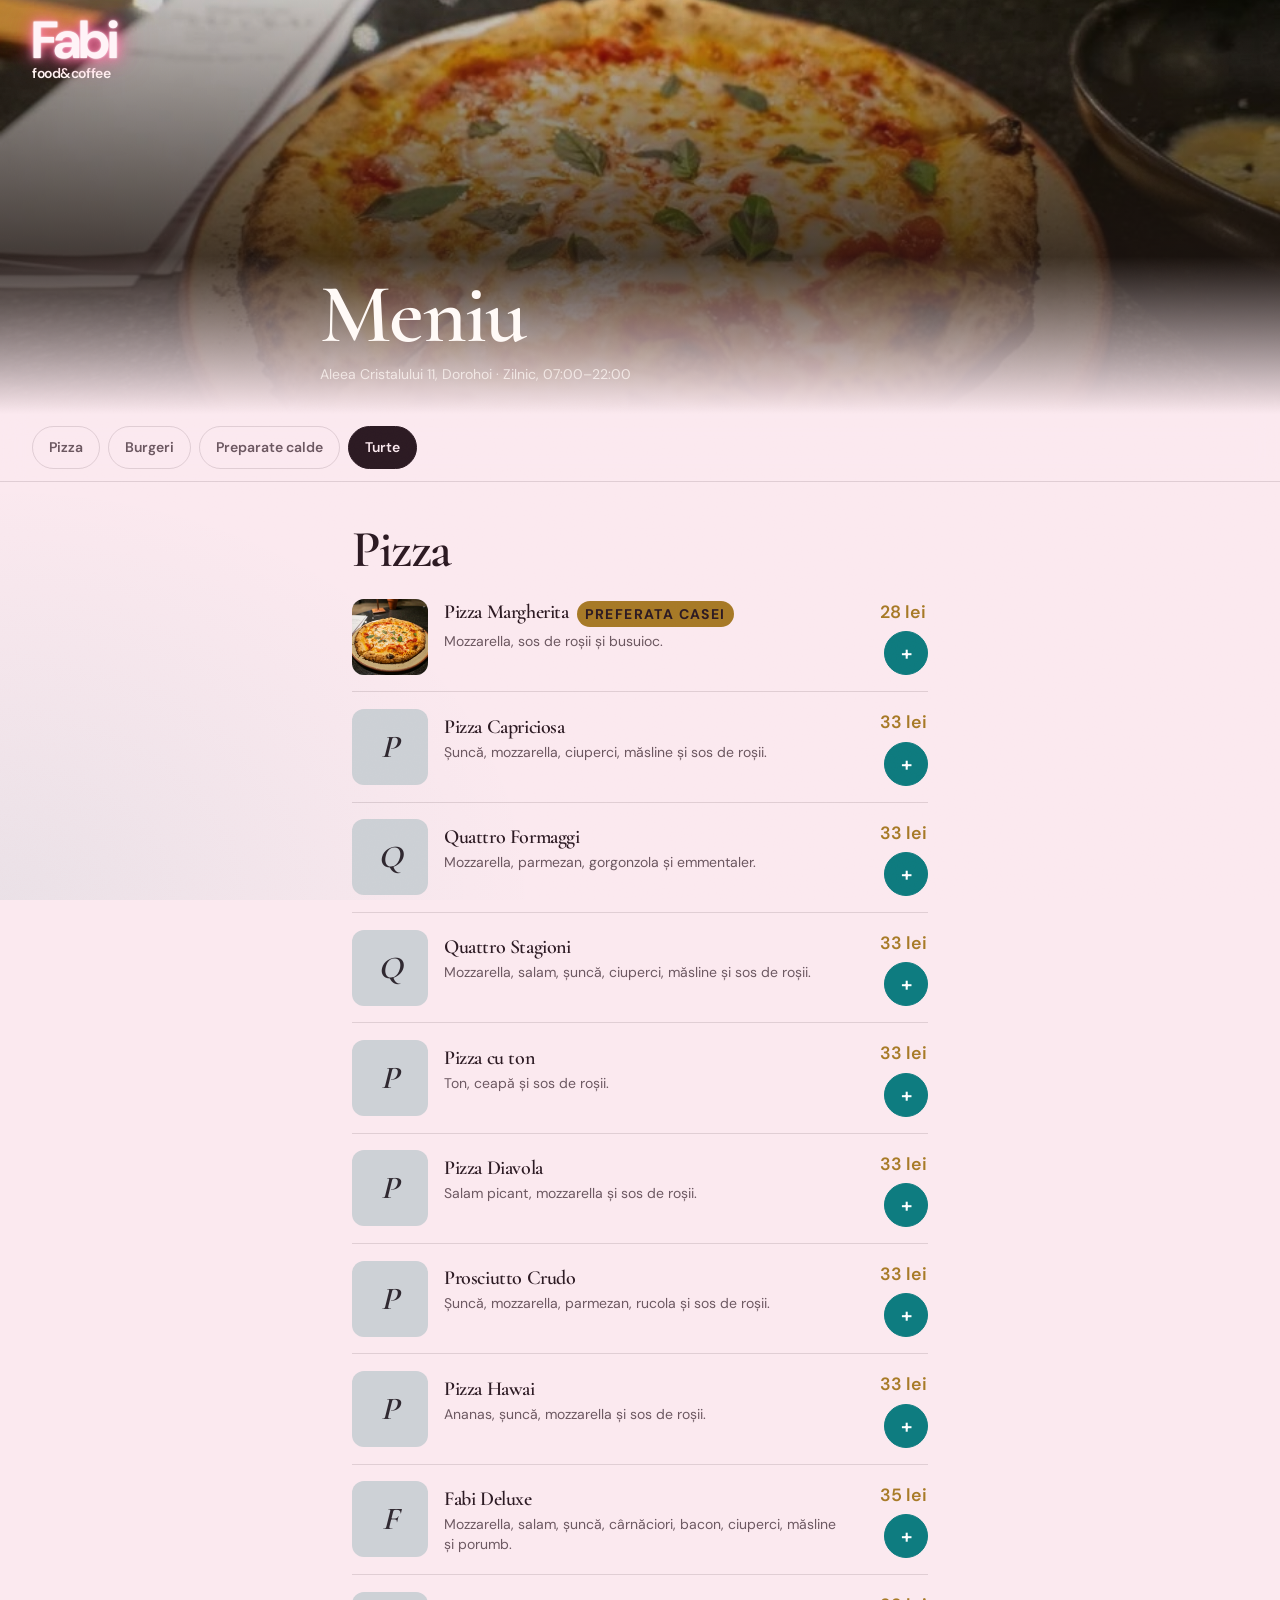
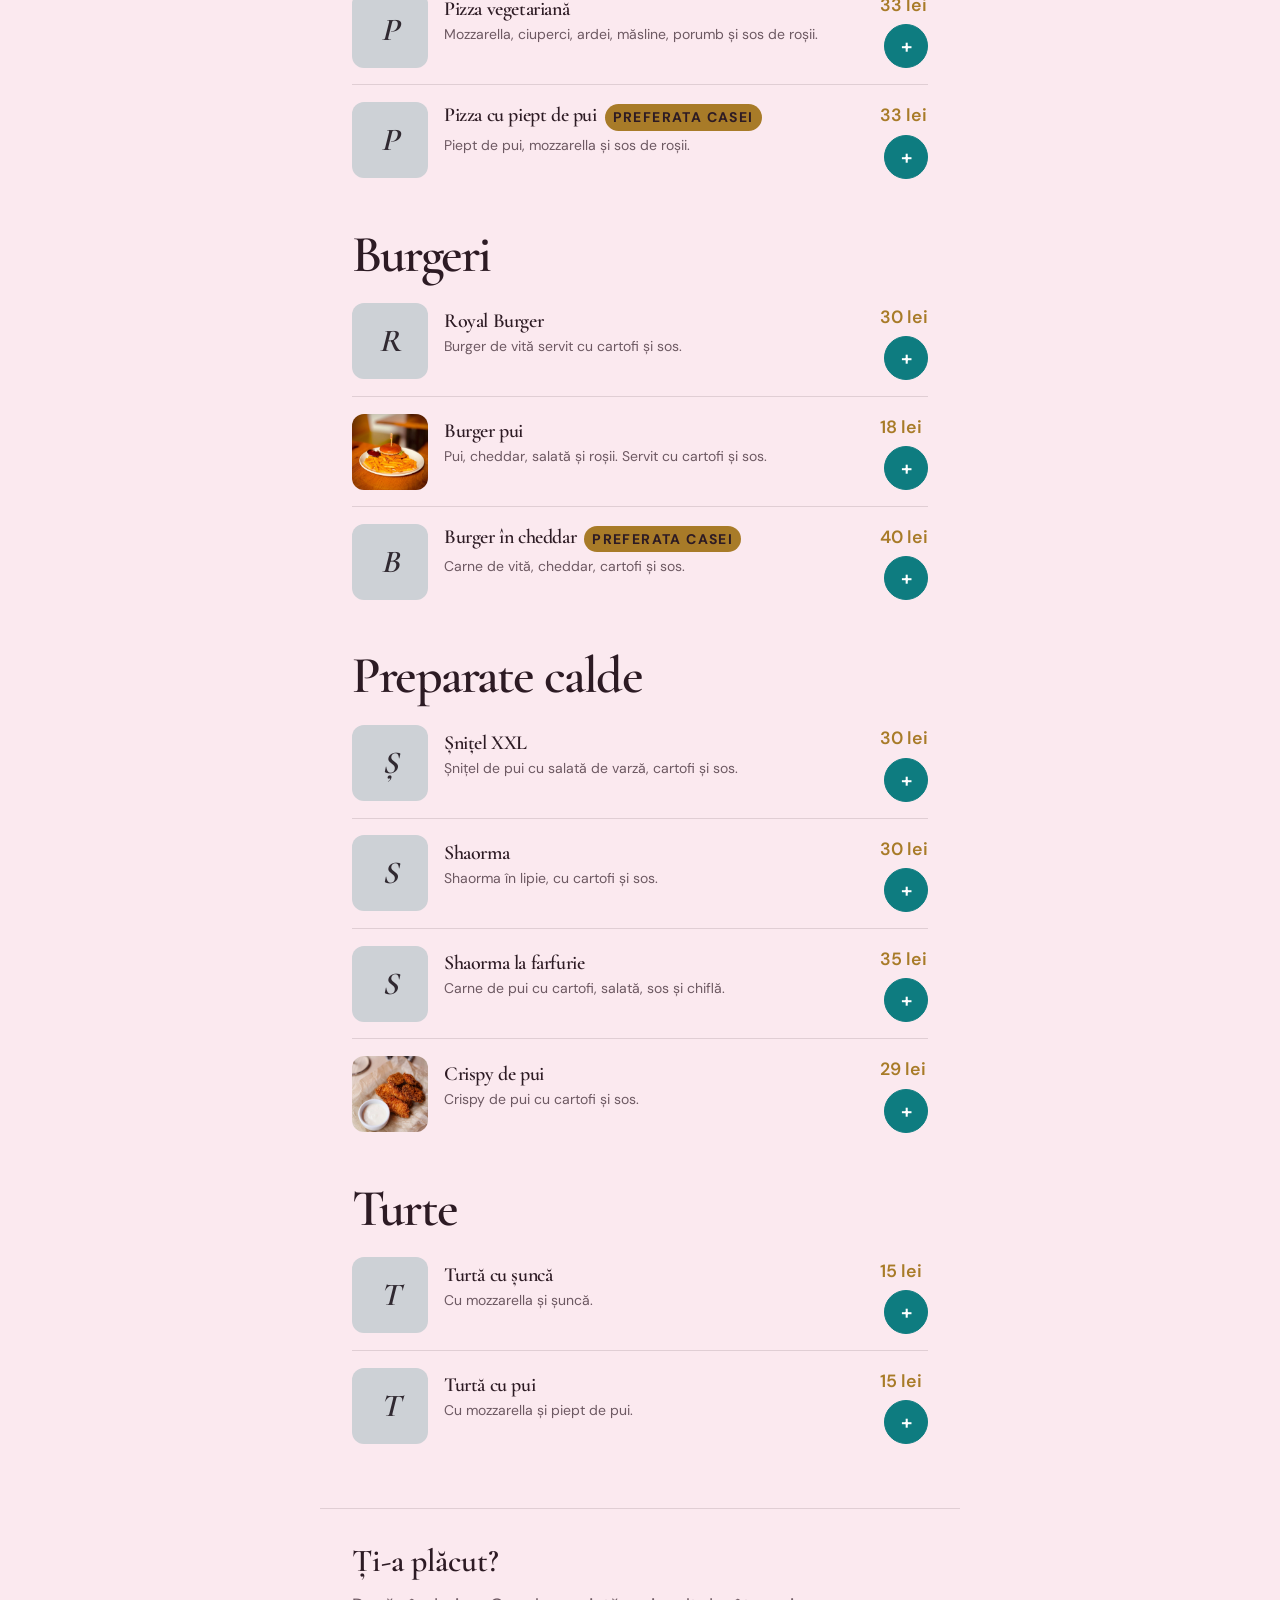
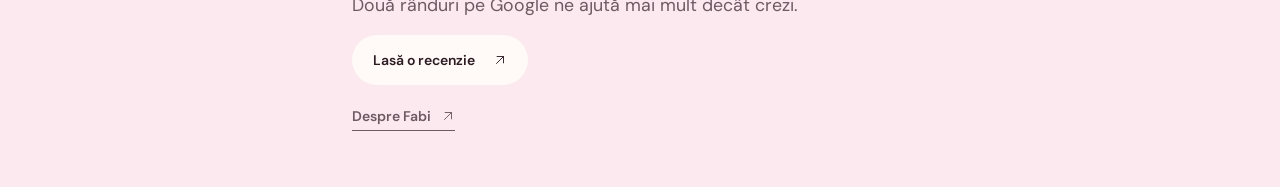
<file: meniu.html>
<!doctype html>
<html lang="ro">
<head>
  <meta charset="utf-8">
  <meta name="viewport" content="width=device-width, initial-scale=1, viewport-fit=cover">
  <title>Meniu — Fabi food&amp;coffee Dorohoi</title>
  <meta name="description" content="Meniul Fabi food&amp;coffee din Dorohoi: pizza, burgeri, preparate calde și turte.">
  <meta name="theme-color" content="#fbe9ef">
  <meta name="color-scheme" content="only light">
  <meta name="darkreader-lock">
  <link rel="icon" href="assets/img/fabi/favicon.png" type="image/png" sizes="64x64">
  <link rel="preload" href="assets/fonts/cormorant-ro.woff2" as="font" type="font/woff2" crossorigin>
  <link rel="stylesheet" href="assets/css/style.css?v=9f10464f">
  <link rel="stylesheet" href="assets/css/meniu.css?v=4e2ec226">
  <link rel="stylesheet" href="assets/css/comenzi.css?v=02a798f9">
  <link rel="stylesheet" href="assets/css/tema-fabi.css?v=b92a9d78"><script defer src="assets/js/tema-fabi.js?v=c21d4e6b"></script>
</head>
<body class="qm">
  <header class="qm-head">
    <div class="qm-cover" aria-hidden="true"><picture><source type="image/avif" srcset="assets/img/fabi/fabi-pizza-480.avif 480w, assets/img/fabi/fabi-pizza.avif 900w" sizes="100vw"><img src="assets/img/fabi/fabi-pizza.webp" srcset="assets/img/fabi/fabi-pizza-480.webp 480w, assets/img/fabi/fabi-pizza.webp 900w" sizes="100vw" width="900" height="600" alt="Imagine ilustrativă. Pizza Margherita cu busuioc" fetchpriority="high"></picture></div>
    <div class="qm-head-copy">
      <a class="wordmark" href="./"><span>Fabi</span><small>food&amp;coffee</small></a>
      <h1>Meniu</h1>
      <p>Aleea Cristalului 11, Dorohoi · Zilnic, 07:00–22:00</p>
    </div>
  </header>

  <nav class="qm-nav" aria-label="Categorii"><a class="qm-chip" href="#pizza">Pizza</a><a class="qm-chip" href="#burgeri">Burgeri</a><a class="qm-chip" href="#preparate">Preparate calde</a><a class="qm-chip" href="#turte">Turte</a></nav>

  <main class="qm-main"><section class="qm-section" id="pizza"><h2>Pizza</h2><ul class="qm-list"><li class="qm-item" data-pid="pizza-margherita"><div class="qm-thumb"><picture><source type="image/avif" srcset="assets/img/fabi/fabi-pizza-480.avif 480w, assets/img/fabi/fabi-pizza.avif 900w" sizes="76px"><img src="assets/img/fabi/fabi-pizza.webp" srcset="assets/img/fabi/fabi-pizza-480.webp 480w, assets/img/fabi/fabi-pizza.webp 900w" sizes="76px" width="900" height="600" alt="Imagine ilustrativă. Pizza Margherita cu busuioc" loading="lazy" decoding="async"></picture></div><h3>Pizza Margherita<span class="qm-fav">Preferata casei</span></h3><span class="price">28 lei</span><p>Mozzarella, sos de roșii și busuioc.</p></li><li class="qm-item" data-pid="pizza-capriciosa"><div class="qm-thumb is-letter" aria-hidden="true">P</div><h3>Pizza Capriciosa</h3><span class="price">33 lei</span><p>Șuncă, mozzarella, ciuperci, măsline și sos de roșii.</p></li><li class="qm-item" data-pid="quattro-formaggi"><div class="qm-thumb is-letter" aria-hidden="true">Q</div><h3>Quattro Formaggi</h3><span class="price">33 lei</span><p>Mozzarella, parmezan, gorgonzola și emmentaler.</p></li><li class="qm-item" data-pid="quattro-stagioni"><div class="qm-thumb is-letter" aria-hidden="true">Q</div><h3>Quattro Stagioni</h3><span class="price">33 lei</span><p>Mozzarella, salam, șuncă, ciuperci, măsline și sos de roșii.</p></li><li class="qm-item" data-pid="pizza-cu-ton"><div class="qm-thumb is-letter" aria-hidden="true">P</div><h3>Pizza cu ton</h3><span class="price">33 lei</span><p>Ton, ceapă și sos de roșii.</p></li><li class="qm-item" data-pid="pizza-diavola"><div class="qm-thumb is-letter" aria-hidden="true">P</div><h3>Pizza Diavola</h3><span class="price">33 lei</span><p>Salam picant, mozzarella și sos de roșii.</p></li><li class="qm-item" data-pid="prosciutto-crudo"><div class="qm-thumb is-letter" aria-hidden="true">P</div><h3>Prosciutto Crudo</h3><span class="price">33 lei</span><p>Șuncă, mozzarella, parmezan, rucola și sos de roșii.</p></li><li class="qm-item" data-pid="pizza-hawai"><div class="qm-thumb is-letter" aria-hidden="true">P</div><h3>Pizza Hawai</h3><span class="price">33 lei</span><p>Ananas, șuncă, mozzarella și sos de roșii.</p></li><li class="qm-item" data-pid="fabi-deluxe"><div class="qm-thumb is-letter" aria-hidden="true">F</div><h3>Fabi Deluxe</h3><span class="price">35 lei</span><p>Mozzarella, salam, șuncă, cârnăciori, bacon, ciuperci, măsline și porumb.</p></li><li class="qm-item" data-pid="pizza-vegetariana"><div class="qm-thumb is-letter" aria-hidden="true">P</div><h3>Pizza vegetariană</h3><span class="price">33 lei</span><p>Mozzarella, ciuperci, ardei, măsline, porumb și sos de roșii.</p></li><li class="qm-item" data-pid="pizza-cu-piept-de-pui"><div class="qm-thumb is-letter" aria-hidden="true">P</div><h3>Pizza cu piept de pui<span class="qm-fav">Preferata casei</span></h3><span class="price">33 lei</span><p>Piept de pui, mozzarella și sos de roșii.</p></li></ul></section><section class="qm-section" id="burgeri"><h2>Burgeri</h2><ul class="qm-list"><li class="qm-item" data-pid="royal-burger"><div class="qm-thumb is-letter" aria-hidden="true">R</div><h3>Royal Burger</h3><span class="price">30 lei</span><p>Burger de vită servit cu cartofi și sos.</p></li><li class="qm-item" data-pid="burger-pui"><div class="qm-thumb"><picture><source type="image/avif" srcset="assets/img/fabi/fabi-burger-480.avif 480w, assets/img/fabi/fabi-burger.avif 900w" sizes="76px"><img src="assets/img/fabi/fabi-burger.webp" srcset="assets/img/fabi/fabi-burger-480.webp 480w, assets/img/fabi/fabi-burger.webp 900w" sizes="76px" width="900" height="1064" alt="Imagine ilustrativă. Burger de pui cu cartofi prăjiți" loading="lazy" decoding="async"></picture></div><h3>Burger pui</h3><span class="price">18 lei</span><p>Pui, cheddar, salată și roșii. Servit cu cartofi și sos.</p></li><li class="qm-item" data-pid="burger-in-cheddar"><div class="qm-thumb is-letter" aria-hidden="true">B</div><h3>Burger în cheddar<span class="qm-fav">Preferata casei</span></h3><span class="price">40 lei</span><p>Carne de vită, cheddar, cartofi și sos.</p></li></ul></section><section class="qm-section" id="preparate"><h2>Preparate calde</h2><ul class="qm-list"><li class="qm-item" data-pid="snitel-xxl"><div class="qm-thumb is-letter" aria-hidden="true">Ș</div><h3>Șnițel XXL</h3><span class="price">30 lei</span><p>Șnițel de pui cu salată de varză, cartofi și sos.</p></li><li class="qm-item" data-pid="shaorma"><div class="qm-thumb is-letter" aria-hidden="true">S</div><h3>Shaorma</h3><span class="price">30 lei</span><p>Shaorma în lipie, cu cartofi și sos.</p></li><li class="qm-item" data-pid="shaorma-la-farfurie"><div class="qm-thumb is-letter" aria-hidden="true">S</div><h3>Shaorma la farfurie</h3><span class="price">35 lei</span><p>Carne de pui cu cartofi, salată, sos și chiflă.</p></li><li class="qm-item" data-pid="crispy-de-pui"><div class="qm-thumb"><picture><source type="image/avif" srcset="assets/img/fabi/fabi-crispy-480.avif 480w, assets/img/fabi/fabi-crispy.avif 900w" sizes="76px"><img src="assets/img/fabi/fabi-crispy.webp" srcset="assets/img/fabi/fabi-crispy-480.webp 480w, assets/img/fabi/fabi-crispy.webp 900w" sizes="76px" width="900" height="1349" alt="Imagine ilustrativă. Crispy de pui cu sos" loading="lazy" decoding="async"></picture></div><h3>Crispy de pui</h3><span class="price">29 lei</span><p>Crispy de pui cu cartofi și sos.</p></li></ul></section><section class="qm-section" id="turte"><h2>Turte</h2><ul class="qm-list"><li class="qm-item" data-pid="turta-cu-sunca"><div class="qm-thumb is-letter" aria-hidden="true">T</div><h3>Turtă cu șuncă</h3><span class="price">15 lei</span><p>Cu mozzarella și șuncă.</p></li><li class="qm-item" data-pid="turta-cu-pui"><div class="qm-thumb is-letter" aria-hidden="true">T</div><h3>Turtă cu pui</h3><span class="price">15 lei</span><p>Cu mozzarella și piept de pui.</p></li></ul></section></main>

  <footer class="qm-foot">
    <p class="qm-foot-title">Ți-a plăcut?</p>
    <p>Două rânduri pe Google ne ajută mai mult decât crezi.</p>
    <a class="button button-light" href="https://search.google.com/local/writereview?placeid=ChIJ1zidVgBhNEcRBigZk21ASNs">Lasă o recenzie <svg class="arrow-icon" viewBox="0 0 24 24" fill="none" stroke="currentColor" stroke-width="1.6" stroke-linecap="round" stroke-linejoin="round" aria-hidden="true"><path d="M6 18 18 6M7 6h11v11"/></svg></a>
    <a class="text-link" href="./">Despre Fabi <svg class="arrow-icon" viewBox="0 0 24 24" fill="none" stroke="currentColor" stroke-width="1.6" stroke-linecap="round" stroke-linejoin="round" aria-hidden="true"><path d="M6 18 18 6M7 6h11v11"/></svg></a>
  </footer>

  <script>
    // Categoria pe care o citești rămâne aprinsă sus.
    (() => {
      const chips = [...document.querySelectorAll(".qm-chip")];
      const bar = document.querySelector(".qm-nav");
      const mark = (id) => chips.forEach((chip) => {
        const on = chip.hash === "#" + id;
        chip.toggleAttribute("aria-current", on);
        if (on) bar.scrollTo({ left: chip.offsetLeft - 16, behavior: "smooth" });
      });
      const seen = new IntersectionObserver((entries) => {
        for (const entry of entries) if (entry.isIntersecting) mark(entry.target.id);
      }, { rootMargin: "-30% 0px -60% 0px" });
      document.querySelectorAll(".qm-section").forEach((section) => seen.observe(section));
    })();
  </script>
  <script id="comenzi-config" type="application/json">{"produse":{"pizza-margherita":{"nume":"Pizza Margherita","pret":28,"cat":"pizza","descriere":"Mozzarella, sos de roșii și busuioc."},"pizza-capriciosa":{"nume":"Pizza Capriciosa","pret":33,"cat":"pizza","descriere":"Șuncă, mozzarella, ciuperci, măsline și sos de roșii."},"quattro-formaggi":{"nume":"Quattro Formaggi","pret":33,"cat":"pizza","descriere":"Mozzarella, parmezan, gorgonzola și emmentaler."},"quattro-stagioni":{"nume":"Quattro Stagioni","pret":33,"cat":"pizza","descriere":"Mozzarella, salam, șuncă, ciuperci, măsline și sos de roșii."},"pizza-cu-ton":{"nume":"Pizza cu ton","pret":33,"cat":"pizza","descriere":"Ton, ceapă și sos de roșii."},"pizza-diavola":{"nume":"Pizza Diavola","pret":33,"cat":"pizza","descriere":"Salam picant, mozzarella și sos de roșii."},"prosciutto-crudo":{"nume":"Prosciutto Crudo","pret":33,"cat":"pizza","descriere":"Șuncă, mozzarella, parmezan, rucola și sos de roșii."},"pizza-hawai":{"nume":"Pizza Hawai","pret":33,"cat":"pizza","descriere":"Ananas, șuncă, mozzarella și sos de roșii."},"fabi-deluxe":{"nume":"Fabi Deluxe","pret":35,"cat":"pizza","descriere":"Mozzarella, salam, șuncă, cârnăciori, bacon, ciuperci, măsline și porumb."},"pizza-vegetariana":{"nume":"Pizza vegetariană","pret":33,"cat":"pizza","descriere":"Mozzarella, ciuperci, ardei, măsline, porumb și sos de roșii."},"pizza-cu-piept-de-pui":{"nume":"Pizza cu piept de pui","pret":33,"cat":"pizza","descriere":"Piept de pui, mozzarella și sos de roșii."},"royal-burger":{"nume":"Royal Burger","pret":30,"cat":"burgeri","descriere":"Burger de vită servit cu cartofi și sos."},"burger-pui":{"nume":"Burger pui","pret":18,"cat":"burgeri","descriere":"Pui, cheddar, salată și roșii. Servit cu cartofi și sos."},"burger-in-cheddar":{"nume":"Burger în cheddar","pret":40,"cat":"burgeri","descriere":"Carne de vită, cheddar, cartofi și sos."},"snitel-xxl":{"nume":"Șnițel XXL","pret":30,"cat":"preparate","descriere":"Șnițel de pui cu salată de varză, cartofi și sos."},"shaorma":{"nume":"Shaorma","pret":30,"cat":"preparate","descriere":"Shaorma în lipie, cu cartofi și sos."},"shaorma-la-farfurie":{"nume":"Shaorma la farfurie","pret":35,"cat":"preparate","descriere":"Carne de pui cu cartofi, salată, sos și chiflă."},"crispy-de-pui":{"nume":"Crispy de pui","pret":29,"cat":"preparate","descriere":"Crispy de pui cu cartofi și sos."},"turta-cu-sunca":{"nume":"Turtă cu șuncă","pret":15,"cat":"turte","descriere":"Cu mozzarella și șuncă."},"turta-cu-pui":{"nume":"Turtă cu pui","pret":15,"cat":"turte","descriere":"Cu mozzarella și piept de pui."}},"grupuri":{"marime":{"titlu":"Mărime","tip":"una","variante":[{"nume":"33 cm","pret":0},{"nume":"50 cm","pret":22}]},"meniu":{"titlu":"Fă-l meniu","tip":"multe","variante":[{"nume":"Suc la doză","pret":6}]},"extra":{"titlu":"Extra","tip":"multe","variante":[{"nume":"Sos extra","pret":3},{"nume":"Cașcaval extra","pret":5}]},"fara":{"titlu":"Fără","tip":"multe","variante":[{"nume":"fără ceapă","pret":0},{"nume":"fără sos","pret":0}]}},"categorii":{"pizza":["marime","extra"],"burgeri":["meniu","extra","fara"],"preparate":["meniu","extra","fara"],"turte":["extra"]},"ridicare":{"minute":20},"livrare":{"activ":true,"taxa":5,"minim":30,"minute":40,"zona":"Dorohoi"},"exemple":true,"program":[{"zile":["Monday","Tuesday","Wednesday","Thursday","Friday","Saturday","Sunday"],"deschide":"07:00","inchide":"22:00"}],"telefon":"+40 773 765 797","tel":"tel:+40773765797","supabaseUrl":"https://smvsftefsffdpqnhcrjf.supabase.co","supabaseCheie":"sb_publishable_1EG6ZYM96nJJedQ6F_MMqw_8IE2Zp2l","prezentare":true,"plata":""}</script><script defer src="assets/js/comenzi.js?v=1ec57d7b"></script>
</body>
</html>
</file>
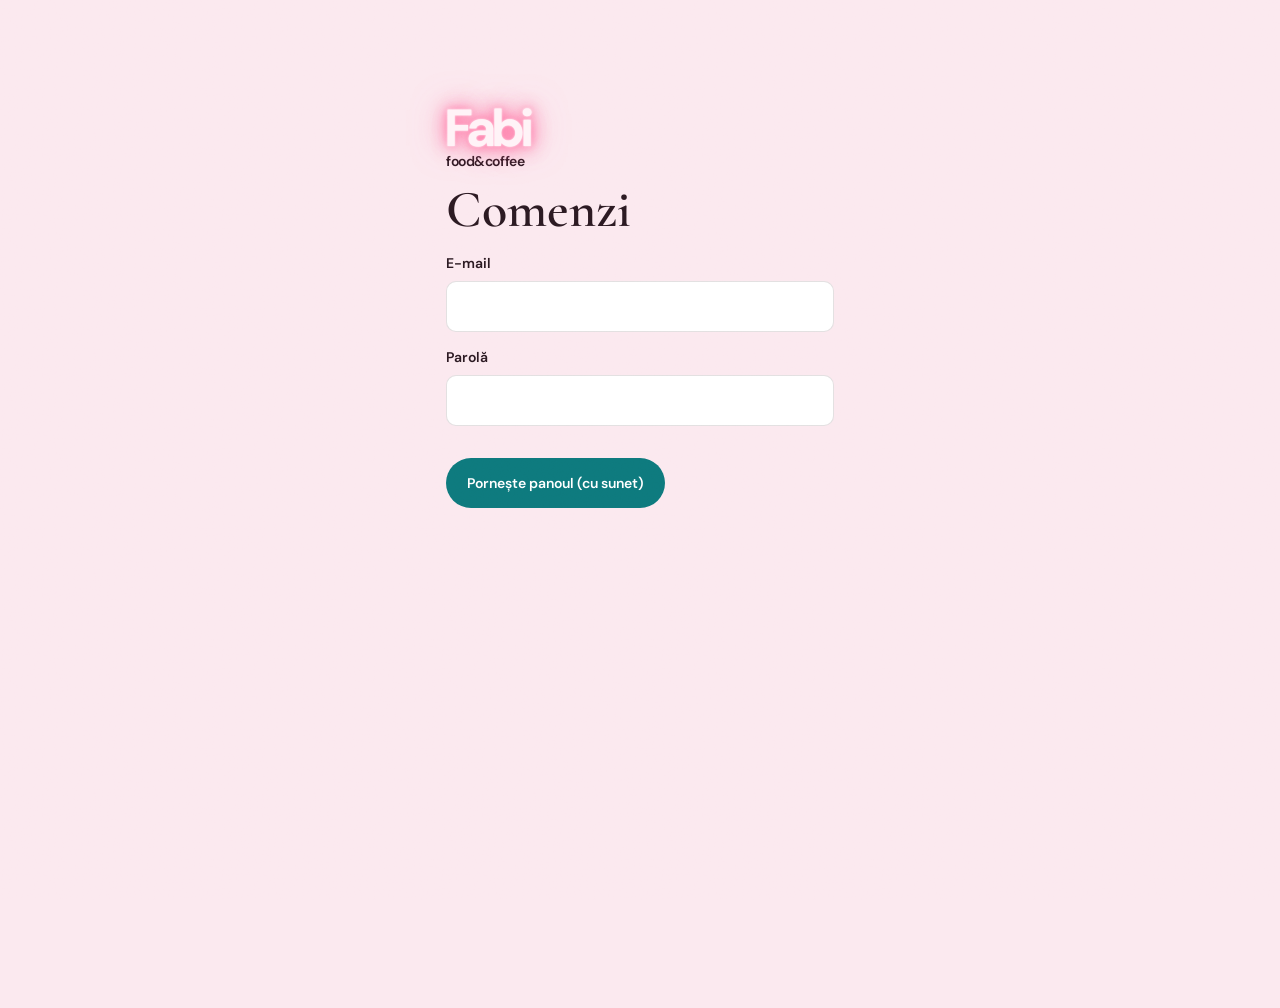
<file: panou.html>
<!doctype html>
<html lang="ro">
<head>
  <meta charset="utf-8">
  <meta name="viewport" content="width=device-width, initial-scale=1">
  <meta name="robots" content="noindex, nofollow">
  <title>Comenzi — Fabi food&amp;coffee</title>
  <meta name="theme-color" content="#fbe9ef">
  <meta name="color-scheme" content="only light">
  <meta name="darkreader-lock">
  <link rel="icon" href="assets/img/fabi/favicon.png" type="image/png" sizes="64x64">
  <link rel="stylesheet" href="assets/css/style.css?v=9f10464f">
  <link rel="stylesheet" href="assets/css/comenzi.css?v=02a798f9">
  <link rel="stylesheet" href="assets/css/tema-fabi.css?v=b92a9d78"><script defer src="assets/js/tema-fabi.js?v=c21d4e6b"></script>
  <style>
    body { min-height: 100vh; background: var(--paper); }
    .panou-wrap { padding: 20px clamp(16px, 3vw, 32px) 40px; }
    .panou-top { display: flex; flex-wrap: wrap; align-items: center; justify-content: space-between; gap: 12px; margin-bottom: 20px; }
    .panou-top h1 { font: 600 var(--fs-xl)/1 var(--serif); }
    #panou-stare { color: var(--muted); font-size: var(--fs-xs); }
    #panou-coloane { display: grid; gap: 16px; }
    @media (min-width: 900px) { #panou-coloane { grid-template-columns: repeat(3, 1fr); align-items: start; } }
    .col { display: grid; gap: 12px; }
    .col h2 { display: flex; justify-content: space-between; padding-bottom: 8px; border-bottom: 1px solid var(--line); font: 600 var(--fs-lg)/1 var(--serif); }
    .col h2 span { color: var(--accent-text); font-family: var(--sans); font-size: var(--fs-md); }
    .col-empty { color: var(--muted); font-size: var(--fs-xs); }
    .ticket { display: grid; gap: 8px; padding: 16px; border: 1px solid var(--line); border-radius: 12px; background: color-mix(in oklab, var(--ink) 4%, var(--paper)); font-size: var(--fs-sm); }
    .ticket.is-noua { border-color: var(--accent-text); box-shadow: 0 0 0 1px var(--accent-text); }
    .ticket header { display: flex; justify-content: space-between; gap: 8px; }
    .ticket header strong { font-size: var(--fs-md); }
    .ticket header span, .ticket-addr, .ticket-when { color: var(--muted); font-size: var(--fs-xs); }
    .ticket-when { color: var(--accent-text); font-weight: 600; }
    .ticket ul { display: grid; gap: 4px; padding: 0; list-style: none; }
    .ticket li small { display: block; padding-left: 24px; color: var(--muted); font-size: var(--fs-xs); }
    .ticket-obs { font-style: italic; }
    .ticket-total { font-weight: 700; }
    .ticket-total small { color: var(--muted); font-weight: 400; font-size: var(--fs-xs); }
    .ticket-actions { display: flex; flex-wrap: wrap; gap: 8px; }
    .ticket-actions .button { flex: 1 1 auto; justify-content: center; }
    #panou-istoric { margin-top: 32px; color: var(--muted); font-size: var(--fs-xs); }
    #panou-istoric h2 { margin-bottom: 8px; font-size: var(--fs-sm); color: var(--ink); }
    #panou-istoric ul { display: grid; gap: 4px; padding: 0; list-style: none; }
    #panou-login { display: grid; gap: 16px; width: min(420px, 100%); margin: 12vh auto 0; padding: 0 16px; }
    #panou-login h1 { font: 600 var(--fs-xl)/1 var(--serif); }
    #panou-login[hidden], #panou[hidden], #login-campuri[hidden], #login-demo[hidden] { display: none; }
    #login-campuri { display: grid; gap: 14px; }
    #login-eroare { color: #e0614a; font-size: var(--fs-xs); }
  </style>
</head>
<body>
  <form id="panou-login" novalidate>
    <a class="wordmark" href="./"><span>Fabi</span><small>food&amp;coffee</small></a>
    <h1>Comenzi</h1>
    <div id="login-campuri">
      <label class="field"><span>E-mail</span><input type="email" name="email" autocomplete="username" required></label>
      <label class="field"><span>Parolă</span><input type="password" name="parola" autocomplete="current-password" required></label>
    </div>
    <p id="login-demo" class="order-note">Mod demonstrație: aici apar comenzile trimise de pe <a href="./">site</a> din acest browser. Deschide site-ul într-un tab alăturat și trimite o comandă.</p>
    <p id="login-eroare" role="alert"></p>
    <button class="button button-dark">Pornește panoul (cu sunet)</button>
  </form>

  <div id="panou" class="panou-wrap" hidden>
    <div class="panou-top">
      <h1>Comenzi · Fabi food&amp;coffee</h1>
      <p id="panou-stare" aria-live="polite"></p>
      <button type="button" id="panou-iesire" class="button button-outline">Ieși</button>
    </div>
    <div id="panou-coloane"></div>
    <div id="panou-istoric"></div>
  </div>

  <script id="comenzi-config" type="application/json">{"produse":{"pizza-margherita":{"nume":"Pizza Margherita","pret":28,"cat":"pizza","descriere":"Mozzarella, sos de roșii și busuioc."},"pizza-capriciosa":{"nume":"Pizza Capriciosa","pret":33,"cat":"pizza","descriere":"Șuncă, mozzarella, ciuperci, măsline și sos de roșii."},"quattro-formaggi":{"nume":"Quattro Formaggi","pret":33,"cat":"pizza","descriere":"Mozzarella, parmezan, gorgonzola și emmentaler."},"quattro-stagioni":{"nume":"Quattro Stagioni","pret":33,"cat":"pizza","descriere":"Mozzarella, salam, șuncă, ciuperci, măsline și sos de roșii."},"pizza-cu-ton":{"nume":"Pizza cu ton","pret":33,"cat":"pizza","descriere":"Ton, ceapă și sos de roșii."},"pizza-diavola":{"nume":"Pizza Diavola","pret":33,"cat":"pizza","descriere":"Salam picant, mozzarella și sos de roșii."},"prosciutto-crudo":{"nume":"Prosciutto Crudo","pret":33,"cat":"pizza","descriere":"Șuncă, mozzarella, parmezan, rucola și sos de roșii."},"pizza-hawai":{"nume":"Pizza Hawai","pret":33,"cat":"pizza","descriere":"Ananas, șuncă, mozzarella și sos de roșii."},"fabi-deluxe":{"nume":"Fabi Deluxe","pret":35,"cat":"pizza","descriere":"Mozzarella, salam, șuncă, cârnăciori, bacon, ciuperci, măsline și porumb."},"pizza-vegetariana":{"nume":"Pizza vegetariană","pret":33,"cat":"pizza","descriere":"Mozzarella, ciuperci, ardei, măsline, porumb și sos de roșii."},"pizza-cu-piept-de-pui":{"nume":"Pizza cu piept de pui","pret":33,"cat":"pizza","descriere":"Piept de pui, mozzarella și sos de roșii."},"royal-burger":{"nume":"Royal Burger","pret":30,"cat":"burgeri","descriere":"Burger de vită servit cu cartofi și sos."},"burger-pui":{"nume":"Burger pui","pret":18,"cat":"burgeri","descriere":"Pui, cheddar, salată și roșii. Servit cu cartofi și sos."},"burger-in-cheddar":{"nume":"Burger în cheddar","pret":40,"cat":"burgeri","descriere":"Carne de vită, cheddar, cartofi și sos."},"snitel-xxl":{"nume":"Șnițel XXL","pret":30,"cat":"preparate","descriere":"Șnițel de pui cu salată de varză, cartofi și sos."},"shaorma":{"nume":"Shaorma","pret":30,"cat":"preparate","descriere":"Shaorma în lipie, cu cartofi și sos."},"shaorma-la-farfurie":{"nume":"Shaorma la farfurie","pret":35,"cat":"preparate","descriere":"Carne de pui cu cartofi, salată, sos și chiflă."},"crispy-de-pui":{"nume":"Crispy de pui","pret":29,"cat":"preparate","descriere":"Crispy de pui cu cartofi și sos."},"turta-cu-sunca":{"nume":"Turtă cu șuncă","pret":15,"cat":"turte","descriere":"Cu mozzarella și șuncă."},"turta-cu-pui":{"nume":"Turtă cu pui","pret":15,"cat":"turte","descriere":"Cu mozzarella și piept de pui."}},"grupuri":{"marime":{"titlu":"Mărime","tip":"una","variante":[{"nume":"33 cm","pret":0},{"nume":"50 cm","pret":22}]},"meniu":{"titlu":"Fă-l meniu","tip":"multe","variante":[{"nume":"Suc la doză","pret":6}]},"extra":{"titlu":"Extra","tip":"multe","variante":[{"nume":"Sos extra","pret":3},{"nume":"Cașcaval extra","pret":5}]},"fara":{"titlu":"Fără","tip":"multe","variante":[{"nume":"fără ceapă","pret":0},{"nume":"fără sos","pret":0}]}},"categorii":{"pizza":["marime","extra"],"burgeri":["meniu","extra","fara"],"preparate":["meniu","extra","fara"],"turte":["extra"]},"ridicare":{"minute":20},"livrare":{"activ":true,"taxa":5,"minim":30,"minute":40,"zona":"Dorohoi"},"exemple":true,"program":[{"zile":["Monday","Tuesday","Wednesday","Thursday","Friday","Saturday","Sunday"],"deschide":"07:00","inchide":"22:00"}],"telefon":"+40 773 765 797","tel":"tel:+40773765797","supabaseUrl":"https://smvsftefsffdpqnhcrjf.supabase.co","supabaseCheie":"sb_publishable_1EG6ZYM96nJJedQ6F_MMqw_8IE2Zp2l","prezentare":true,"plata":""}</script>
  <script src="assets/js/panou.js?v=b06ab767"></script>
</body>
</html>
</file>
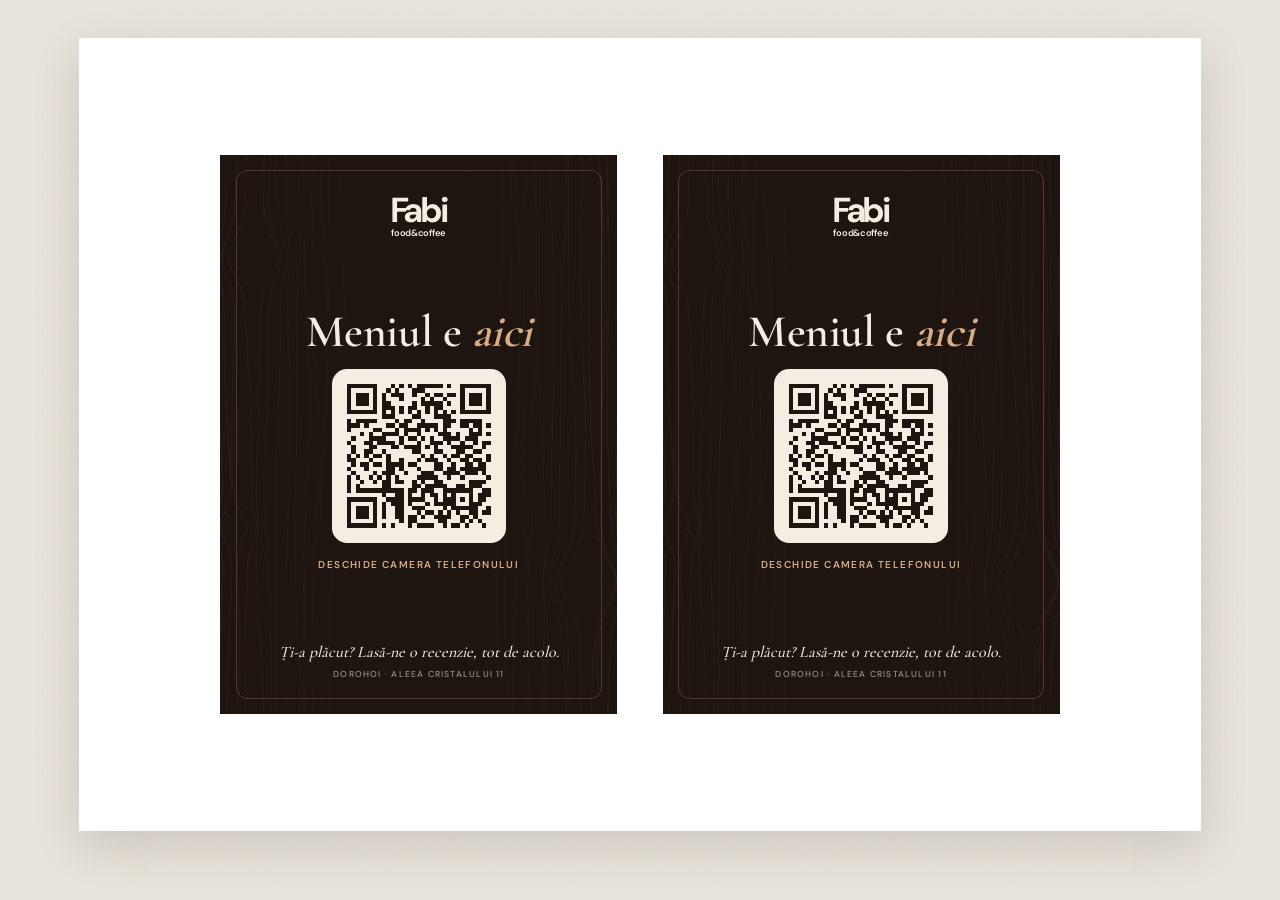
<file: print/card-masa.html>
<!doctype html>
<html lang="ro">
<head>
  <meta charset="utf-8">
  <title>Cartonaș de masă — Fabi</title>
  <meta name="robots" content="noindex">
  <link rel="stylesheet" href="../assets/css/style.css?v=9f10464f">
  <style>
    /* Două cartonașe A6 (105 × 148 mm) pe o foaie A4 culcată, cu semne de tăiere. */
    @page { size: A4 landscape; margin: 0; }
    html, body { margin: 0; background: #e9e4dc; }
    body { -webkit-print-color-adjust: exact; print-color-adjust: exact; }
    .sheet { width: 297mm; height: 210mm; display: flex; align-items: center; justify-content: center; gap: 12mm; background: #fff; margin: 0 auto; }
    .card { position: relative; width: 105mm; height: 148mm; overflow: hidden; display: grid; grid-template-rows: auto 1fr auto; padding: 11mm 10mm 9mm; box-sizing: border-box; color: #f5eee4; text-align: center;
      background:
        url("../assets/img/nervuri-stanga.svg") left -8mm top -20mm / 46mm auto repeat-y,
        url("../assets/img/nervuri-dreapta.svg") right -8mm top 30mm / 46mm auto repeat-y,
        #1f1612; }
    .card::after { content: ""; position: absolute; inset: 4mm; border: .25mm solid #d9b08a40; border-radius: 3mm; pointer-events: none; }
    .card .wordmark { justify-self: center; color: #f5eee4; }
    .card .wordmark span { font-size: 26pt; }
    .card .wordmark small { font-size: 7pt; }
    .card-mid { display: grid; align-content: center; justify-items: center; gap: 4mm; }
    .card h1 { margin: 0; font: 600 34pt/1 var(--serif); letter-spacing: -.01em; }
    .card h1 em { font-style: italic; color: #d9b08a; }
    .qr { width: 46mm; height: 46mm; padding: 4mm; background: #f5eee4; border-radius: 4mm; }
    .qr svg { display: block; width: 100%; height: 100%; }
    .hint { margin: 0; font: 600 7.5pt/1.4 var(--sans); letter-spacing: .14em; text-transform: uppercase; color: #d9b08a; }
    .card-foot { display: grid; gap: 1.5mm; }
    .card-foot p { margin: 0; font: italic 500 12pt/1.25 var(--serif); }
    .card-foot small { font: 500 6.5pt/1.4 var(--sans); letter-spacing: .14em; text-transform: uppercase; color: #f5eee499; }
    @media screen { body { padding: 10mm 0; } .sheet { box-shadow: 0 4mm 12mm #0002; } }
  </style>
</head>
<body>
  <div class="sheet">
    <div class="card">
      <span class="wordmark"><span>Fabi</span><small>food&amp;coffee</small></span>
      <div class="card-mid">
        <h1>Meniul e <em>aici</em></h1>
        <div class="qr" role="img" aria-label="Cod QR spre meniu"><svg xmlns="http://www.w3.org/2000/svg" viewBox="0 0 33 33" shape-rendering="crispEdges" class="segno"><path class="qrline" stroke="#1f1612" d="M0 0.5h7m3 0h1m1 0h1m1 0h1m1 0h6m1 0h1m2 0h7m-33 1h1m5 0h1m2 0h1m1 0h1m3 0h3m8 0h1m5 0h1m-33 1h1m1 0h3m1 0h1m1 0h1m1 0h3m2 0h1m2 0h1m1 0h2m1 0h2m1 0h1m1 0h3m1 0h1m-33 1h1m1 0h3m1 0h1m1 0h1m3 0h1m4 0h1m1 0h1m2 0h1m3 0h1m1 0h3m1 0h1m-33 1h1m1 0h3m1 0h1m1 0h2m5 0h1m1 0h5m1 0h1m2 0h1m1 0h3m1 0h1m-33 1h1m5 0h1m1 0h3m1 0h1m1 0h2m2 0h1m1 0h2m4 0h1m5 0h1m-33 1h7m1 0h1m1 0h1m1 0h1m1 0h1m1 0h1m1 0h1m1 0h1m1 0h1m1 0h1m1 0h7m-25 1h3m4 0h2m3 0h4m-24 1h1m1 0h5m4 0h1m1 0h2m2 0h1m4 0h3m1 0h5m-31 1h3m1 0h1m4 0h2m1 0h2m2 0h5m1 0h2m2 0h2m1 0h2m1 0h1m-33 1h1m5 0h2m3 0h1m1 0h4m1 0h1m1 0h1m1 0h1m5 0h1m1 0h1m-28 1h1m1 0h1m2 0h4m1 0h1m2 0h1m4 0h3m1 0h1m2 0h3m1 0h1m-32 1h1m3 0h4m3 0h1m1 0h2m1 0h1m1 0h1m2 0h4m1 0h3m-30 1h1m3 0h2m1 0h4m1 0h1m3 0h1m2 0h3m1 0h1m2 0h1m2 0h1m1 0h2m-32 1h1m3 0h2m3 0h2m1 0h4m1 0h1m1 0h1m3 0h5m2 0h1m-31 1h1m2 0h2m2 0h1m6 0h2m3 0h2m3 0h2m2 0h2m-31 1h1m1 0h1m1 0h1m1 0h2m1 0h1m7 0h1m1 0h1m2 0h1m1 0h2m1 0h2m3 0h1m-33 1h2m3 0h1m3 0h1m2 0h1m3 0h1m1 0h3m2 0h1m2 0h2m1 0h2m1 0h1m-32 1h1m1 0h2m1 0h2m1 0h4m1 0h2m4 0h2m2 0h1m2 0h2m1 0h2m-32 1h1m3 0h1m4 0h2m1 0h1m3 0h1m3 0h2m1 0h2m1 0h6m-31 1h1m4 0h1m1 0h3m2 0h1m3 0h3m2 0h4m1 0h3m1 0h1m-32 1h1m1 0h1m2 0h1m1 0h1m1 0h1m1 0h1m4 0h5m2 0h1m2 0h1m5 0h1m-33 1h1m2 0h1m2 0h1m1 0h2m1 0h2m2 0h1m1 0h1m2 0h2m6 0h4m-32 1h1m1 0h1m5 0h2m5 0h2m1 0h5m2 0h2m1 0h3m-31 1h1m1 0h11m1 0h2m1 0h3m2 0h7m2 0h2m-25 1h1m2 0h2m1 0h1m2 0h1m1 0h2m1 0h1m1 0h1m3 0h1m1 0h3m-33 1h7m2 0h4m1 0h4m2 0h1m1 0h3m1 0h1m1 0h1m1 0h2m-32 1h1m5 0h1m1 0h1m1 0h3m1 0h1m3 0h1m1 0h5m3 0h3m-31 1h1m1 0h3m1 0h1m1 0h1m2 0h2m2 0h3m4 0h1m1 0h6m2 0h1m-33 1h1m1 0h3m1 0h1m1 0h1m2 0h2m3 0h1m1 0h2m1 0h1m1 0h1m1 0h1m2 0h2m1 0h2m-33 1h1m1 0h3m1 0h1m1 0h1m2 0h2m1 0h2m1 0h1m2 0h4m2 0h2m1 0h1m-30 1h1m5 0h1m5 0h1m1 0h2m5 0h2m3 0h1m1 0h1m1 0h1m-31 1h7m1 0h1m1 0h1m3 0h1m1 0h4m2 0h1m1 0h2m1 0h1m3 0h1"/></svg></div>
        <p class="hint">Deschide camera telefonului</p>
      </div>
      <div class="card-foot">
        <p>Ți-a plăcut? Lasă-ne o recenzie, tot de acolo.</p>
        <small>Dorohoi · Aleea Cristalului 11</small>
      </div>
    </div>
    <div class="card">
      <span class="wordmark"><span>Fabi</span><small>food&amp;coffee</small></span>
      <div class="card-mid">
        <h1>Meniul e <em>aici</em></h1>
        <div class="qr" role="img" aria-label="Cod QR spre meniu"><svg xmlns="http://www.w3.org/2000/svg" viewBox="0 0 33 33" shape-rendering="crispEdges" class="segno"><path class="qrline" stroke="#1f1612" d="M0 0.5h7m3 0h1m1 0h1m1 0h1m1 0h6m1 0h1m2 0h7m-33 1h1m5 0h1m2 0h1m1 0h1m3 0h3m8 0h1m5 0h1m-33 1h1m1 0h3m1 0h1m1 0h1m1 0h3m2 0h1m2 0h1m1 0h2m1 0h2m1 0h1m1 0h3m1 0h1m-33 1h1m1 0h3m1 0h1m1 0h1m3 0h1m4 0h1m1 0h1m2 0h1m3 0h1m1 0h3m1 0h1m-33 1h1m1 0h3m1 0h1m1 0h2m5 0h1m1 0h5m1 0h1m2 0h1m1 0h3m1 0h1m-33 1h1m5 0h1m1 0h3m1 0h1m1 0h2m2 0h1m1 0h2m4 0h1m5 0h1m-33 1h7m1 0h1m1 0h1m1 0h1m1 0h1m1 0h1m1 0h1m1 0h1m1 0h1m1 0h1m1 0h7m-25 1h3m4 0h2m3 0h4m-24 1h1m1 0h5m4 0h1m1 0h2m2 0h1m4 0h3m1 0h5m-31 1h3m1 0h1m4 0h2m1 0h2m2 0h5m1 0h2m2 0h2m1 0h2m1 0h1m-33 1h1m5 0h2m3 0h1m1 0h4m1 0h1m1 0h1m1 0h1m5 0h1m1 0h1m-28 1h1m1 0h1m2 0h4m1 0h1m2 0h1m4 0h3m1 0h1m2 0h3m1 0h1m-32 1h1m3 0h4m3 0h1m1 0h2m1 0h1m1 0h1m2 0h4m1 0h3m-30 1h1m3 0h2m1 0h4m1 0h1m3 0h1m2 0h3m1 0h1m2 0h1m2 0h1m1 0h2m-32 1h1m3 0h2m3 0h2m1 0h4m1 0h1m1 0h1m3 0h5m2 0h1m-31 1h1m2 0h2m2 0h1m6 0h2m3 0h2m3 0h2m2 0h2m-31 1h1m1 0h1m1 0h1m1 0h2m1 0h1m7 0h1m1 0h1m2 0h1m1 0h2m1 0h2m3 0h1m-33 1h2m3 0h1m3 0h1m2 0h1m3 0h1m1 0h3m2 0h1m2 0h2m1 0h2m1 0h1m-32 1h1m1 0h2m1 0h2m1 0h4m1 0h2m4 0h2m2 0h1m2 0h2m1 0h2m-32 1h1m3 0h1m4 0h2m1 0h1m3 0h1m3 0h2m1 0h2m1 0h6m-31 1h1m4 0h1m1 0h3m2 0h1m3 0h3m2 0h4m1 0h3m1 0h1m-32 1h1m1 0h1m2 0h1m1 0h1m1 0h1m1 0h1m4 0h5m2 0h1m2 0h1m5 0h1m-33 1h1m2 0h1m2 0h1m1 0h2m1 0h2m2 0h1m1 0h1m2 0h2m6 0h4m-32 1h1m1 0h1m5 0h2m5 0h2m1 0h5m2 0h2m1 0h3m-31 1h1m1 0h11m1 0h2m1 0h3m2 0h7m2 0h2m-25 1h1m2 0h2m1 0h1m2 0h1m1 0h2m1 0h1m1 0h1m3 0h1m1 0h3m-33 1h7m2 0h4m1 0h4m2 0h1m1 0h3m1 0h1m1 0h1m1 0h2m-32 1h1m5 0h1m1 0h1m1 0h3m1 0h1m3 0h1m1 0h5m3 0h3m-31 1h1m1 0h3m1 0h1m1 0h1m2 0h2m2 0h3m4 0h1m1 0h6m2 0h1m-33 1h1m1 0h3m1 0h1m1 0h1m2 0h2m3 0h1m1 0h2m1 0h1m1 0h1m1 0h1m2 0h2m1 0h2m-33 1h1m1 0h3m1 0h1m1 0h1m2 0h2m1 0h2m1 0h1m2 0h4m2 0h2m1 0h1m-30 1h1m5 0h1m5 0h1m1 0h2m5 0h2m3 0h1m1 0h1m1 0h1m-31 1h7m1 0h1m1 0h1m3 0h1m1 0h4m2 0h1m1 0h2m1 0h1m3 0h1"/></svg></div>
        <p class="hint">Deschide camera telefonului</p>
      </div>
      <div class="card-foot">
        <p>Ți-a plăcut? Lasă-ne o recenzie, tot de acolo.</p>
        <small>Dorohoi · Aleea Cristalului 11</small>
      </div>
    </div>
  </div>
</body>
</html>
</file>
<file: assets/css/style.css>
@font-face {
  font-family: "Cormorant Garamond";
  src: url("../fonts/cormorant-ro.woff2") format("woff2");
  font-style: normal;
  font-weight: 500 700;
  font-display: swap;
}
@font-face {
  font-family: "Caveat";
  src: url("../fonts/caveat-latin-ext.woff2") format("woff2");
  font-weight: 500 700;
  font-display: swap;
  unicode-range: U+0100-02BA, U+02BD-02C5, U+02C7-02CC, U+02CE-02D7, U+02DD-02FF, U+0304, U+0308, U+0329, U+1D00-1DBF, U+1E00-1E9F, U+1EF2-1EFF, U+2020, U+20A0-20AB, U+20AD-20C4, U+2113, U+2C60-2C7F, U+A720-A7FF;
}
@font-face {
  font-family: "Caveat";
  src: url("../fonts/caveat-latin.woff2") format("woff2");
  font-weight: 500 700;
  font-display: swap;
  unicode-range: U+0000-00FF, U+0131, U+0152-0153, U+02BB-02BC, U+02C6, U+02DA, U+02DC, U+0304, U+0308, U+0329, U+2000-206F, U+20AC, U+2122, U+2191, U+2193, U+2212, U+2215, U+FEFF, U+FFFD;
}
@font-face {
  font-family: "DM Sans";
  src: url("../fonts/dm-sans-ro.woff2") format("woff2");
  font-style: normal;
  font-weight: 400 700;
  font-display: swap;
}

/* Un singur maro pentru tot site-ul, crem pentru text și un accent de lemn.
   --paper = fundalul, --ink = textul. Tema e închisă de la bază, așa că browserele nu o mai întunecă forțat. */
:root {
  /* Scala de text: 7 trepte, nimic sub 14px. */
  --fs-xs: .875rem;                                  /* 14px: etichete, note */
  --fs-sm: clamp(1rem, .95rem + .2vw, 1.125rem);     /* 16-18px: text */
  --fs-md: 1.25rem;                                  /* 20px: introduceri, prețuri mici */
  --fs-lg: clamp(1.5rem, 1.2rem + 1vw, 2rem);        /* 24-32px: titluri de card */
  --fs-xl: clamp(2.25rem, 1.6rem + 2.4vw, 3.25rem);  /* 36-52px: titluri de secțiune */
  --fs-2xl: clamp(2.75rem, 1.4rem + 4.8vw, 5.75rem); /* 44-92px: titlul mare */
  --fs-3xl: clamp(4.5rem, 2rem + 8vw, 9rem);         /* decor */
  color-scheme: dark;
  --paper: #1f1612;
  --ink: #f5eee4;
  --accent: #c08a5e;
  --accent-text: #d9b08a;
  --oak: #d9b08a;
  --muted: color-mix(in oklab, var(--ink) 62%, var(--paper));
  --line: color-mix(in oklab, var(--ink) 14%, transparent);
  --cream: #f5eee4;
  --espresso: #1f1612;
  --serif: "Cormorant Garamond", Georgia, serif;
  --sans: "DM Sans", Arial, sans-serif;
  --edge: clamp(20px, 5vw, 88px);
  --section: clamp(72px, 8vw, 128px);
  --header-height: 65px;
  --radius: 2px;
  --ease-out: cubic-bezier(.23, 1, .32, 1);
}

*, *::before, *::after { box-sizing: border-box; }
html { scroll-behavior: smooth; }
body { margin: 0; background: var(--paper); color: var(--ink); font: 400 var(--fs-sm)/1.65 var(--sans); -webkit-font-smoothing: antialiased; }
body:has(> dialog[open]) { overflow: hidden; }
[hidden] { display: none !important; }
h1, h2, h3, h4, p, figure, blockquote { margin: 0; }
h1, h2, h3 { font-family: var(--serif); font-weight: 600; text-wrap: balance; }
h2 { font-size: var(--fs-xl); line-height: .95; letter-spacing: -.035em; }
h3 { font-size: var(--fs-lg); line-height: 1.05; letter-spacing: -.02em; }
p { text-wrap: pretty; }
a { color: inherit; text-decoration: none; }
button { font: inherit; color: inherit; cursor: pointer; }
address { font-style: normal; }
img { display: block; max-width: 100%; }
ul { margin: 0; padding: 0; list-style: none; }
main [id], footer[id] { scroll-margin-top: calc(var(--header-height) + 20px); }
:focus-visible { outline: 2px solid currentColor; outline-offset: 4px; }
::selection { background: var(--accent); color: var(--paper); }
.arrow-icon { display: inline-block; width: 1em; height: 1em; flex: none; vertical-align: -.13em; }
.nowrap { white-space: nowrap; }

.shell { width: min(100% - var(--edge) * 2, 1360px); margin-inline: auto; }
.section { padding-block: var(--section); }
.eyebrow { display: flex; align-items: baseline; gap: 14px; margin-bottom: clamp(18px, 2.4vw, 30px); color: var(--muted); font: 600 var(--fs-xs)/1.3 var(--sans); letter-spacing: .16em; text-transform: uppercase; }
.eyebrow span { color: var(--accent-text); font-variant-numeric: tabular-nums; }
.section-intro { display: grid; gap: 22px; margin-bottom: clamp(44px, 6vw, 96px); }
.section-intro .eyebrow { margin-bottom: 0; }
.section-intro > p:not(.eyebrow) { max-width: 44ch; color: var(--muted); }
.skip-link { position: fixed; z-index: 10; top: 12px; left: 12px; padding: 10px 16px; background: var(--paper); transform: translateY(-160%); }
.skip-link:focus { transform: translateY(0); }
.text-link { display: inline-flex; align-items: center; gap: 10px; width: fit-content; padding-bottom: 3px; font-size: var(--fs-xs); font-weight: 600; background: linear-gradient(currentColor, currentColor) 0 100% / 100% 1px no-repeat; transition: background-size .35s var(--ease-out); }
@media (hover: hover) { .text-link:hover { background-size: 30% 1px; } }

/* Antet */
.wordmark { display: inline-grid; width: max-content; justify-items: start; line-height: .84; }
.wordmark > span { font: 700 var(--fs-xl)/.78 var(--sans); letter-spacing: -.095em; margin-left: -.04em; }
.wordmark small { font: 600 var(--fs-xs)/1.05 var(--sans); letter-spacing: -.03em; margin-top: 5px; }
.site-header { position: fixed; inset: 0 0 auto; z-index: 60; color: var(--paper); background: transparent; transition: background-color .3s var(--ease-out), color .3s var(--ease-out), box-shadow .3s var(--ease-out); }
.site-header.is-scrolled { color: var(--ink); background: color-mix(in oklab, var(--paper) 92%, transparent); -webkit-backdrop-filter: blur(12px); backdrop-filter: blur(12px); box-shadow: 0 1px var(--line); }
.header-inner { width: min(100% - var(--edge) * 2, 1360px); margin-inline: auto; min-height: var(--header-height); display: flex; align-items: center; justify-content: space-between; gap: 16px; }
.desktop-nav { display: flex; flex-wrap: wrap; justify-content: end; gap: 4px 12px; font-size: var(--fs-xs); }
.header-directions { display: none; }
.nav-toggle { display: flex; align-items: center; gap: 12px; background: transparent; border: 0; padding: 9px 0 9px 12px; font-size: var(--fs-xs); }
.nav-toggle:not([hidden]) + .desktop-nav { display: none; }
.nav-toggle span { width: 20px; height: 9px; border-block: 1px solid currentColor; }
.mobile-nav { width: 100%; max-width: none; height: 100%; max-height: none; margin: 0; padding: 21px var(--edge) 42px; color: var(--ink); background: var(--paper); border: 0; overflow: auto; }
.mobile-nav-head { display: flex; align-items: center; justify-content: space-between; }
.mobile-nav nav { display: grid; margin-block: 38px 28px; }
.mobile-nav nav a { padding: 10px 0 12px; border-top: 1px solid var(--line); font: 600 var(--fs-xl)/1 var(--serif); }
.mobile-nav nav a:last-child { border-bottom: 1px solid var(--line); }
.close-button { display: grid; place-items: center; width: 44px; height: 44px; padding: 0; border: 1px solid currentColor; border-radius: 50%; background: transparent; font-size: var(--fs-lg); line-height: 1; }

/* Butoane */
.button {
  display: inline-flex; align-items: center; justify-content: space-between; gap: 18px; width: max-content;
  min-height: 50px; padding: 11px 20px; border: 1px solid transparent; border-radius: 999px;
  font-size: var(--fs-xs); font-weight: 600; line-height: 1.3;
  transition: color .2s var(--ease-out), background-color .2s var(--ease-out), border-color .2s var(--ease-out), transform .16s var(--ease-out);
}
.button:active { transform: scale(.97); }
.button-dark { color: var(--paper); background: var(--ink); }
.button-outline { color: var(--ink); border-color: currentColor; }
.button-light { color: var(--ink); background: var(--paper); }
.button-ghost { color: var(--paper); border-color: color-mix(in oklab, var(--paper) 60%, transparent); }
@media (hover: hover) and (pointer: fine) {
  .button-dark:hover { background: var(--accent-text); }
  .button-outline:hover { color: var(--paper); background: var(--ink); border-color: var(--ink); }
  .button-light:hover { background: #fff; }
  .button-ghost:hover { color: var(--ink); background: var(--paper); border-color: var(--paper); }
}

/* Imagini cu adâncime: fotografia e puțin mai mare decât rama și se mișcă în ea la derulare. */
.image-frame { position: relative; display: block; overflow: hidden; border-radius: var(--radius); background: color-mix(in oklab, var(--ink) 8%, var(--paper)); }
.image-frame picture { display: block; width: 100%; height: 100%; }
.image-frame img { width: 100%; height: 100%; object-fit: cover; transition: scale .6s var(--ease-out); }
@media (hover: hover) and (pointer: fine) { a.image-frame:hover img, .story-images .image-frame:hover img, .wood-figure .image-frame:hover img { scale: 1.03; } }
.has-depth .depth:hover img { scale: 1.13; }
.has-depth .depth img { scale: 1.1; will-change: transform; }
.hero { position: relative; color: var(--cream); background: var(--espresso); }
.hero-main {
  position: relative; isolation: isolate; overflow: hidden;
  display: grid; align-content: end; justify-items: start;
  min-height: 100svh; padding: calc(var(--header-height) + 32px) var(--edge) 88px;
}
.hero-media { position: absolute; inset: 0; z-index: -1; overflow: hidden; background: var(--espresso); }
.hero-media::after {
  content: ""; position: absolute; inset: 0;
  background:
    linear-gradient(180deg, #20161199 0%, #20161100 30%),
    radial-gradient(70% 60% at 0% 100%, #201611cc, #20161100 75%),
    linear-gradient(0deg, #201611f0 0%, #201611b3 36%, #20161100 72%),
    linear-gradient(#1f161240, #1f161240);
}
.hero-photo { display: block; height: 100%; }
.hero-photo img { width: 100%; height: 100%; object-fit: cover; object-position: 50% 45%; }
.hero-copy { max-width: min(100%, 1040px); }
.hero h1 { font-size: var(--fs-3xl); line-height: .88; letter-spacing: -.045em; text-wrap: balance; }
.hero h1 .word { display: inline-block; white-space: nowrap; overflow: clip; vertical-align: top; padding: .16em .04em .08em; margin: -.16em -.04em -.08em; }
.hero h1 .word > span { display: inline-block; will-change: transform; }
.hero-label {
  display: inline-flex; margin-bottom: 18px; padding: 7px 14px 7px 15px; border-radius: 999px;
  color: var(--cream); background: #1f1612b3; -webkit-backdrop-filter: blur(8px); backdrop-filter: blur(8px);
  font: 700 var(--fs-xs)/1.3 var(--sans); letter-spacing: .2em; text-transform: uppercase;
}
.hero-actions { display: flex; flex-wrap: wrap; gap: 9px; margin-top: clamp(24px, 3.4vw, 44px); }
.hero-bottom { position: relative; background: var(--paper); color: var(--ink); border-bottom: 1px solid var(--line); }
.hero-details { display: flex; min-height: 56px; align-items: center; justify-content: space-between; flex-wrap: wrap; gap: 6px 14px; padding-block: 11px; font-size: var(--fs-xs); }
.hero-status { display: flex; gap: 8px; flex-wrap: wrap; align-items: center; }
.hero-status:hover, .hero-address:hover, .hero-story:hover { text-decoration: underline; text-underline-offset: 4px; }
#open-status:empty, .status-dot:not([data-state]) { display: none; }
#open-status { font-weight: 700; }
.status-dot { width: 8px; height: 8px; border-radius: 50%; background: var(--accent); }
.status-dot[data-state="open"] { background: #59683b; }
.hero-address { display: none; }
.hero-story { font-weight: 600; }

/* 01 Povestea */
.story-grid { display: grid; gap: clamp(48px, 7vw, 120px); align-items: center; }
.story-text h2 { margin-bottom: clamp(24px, 3vw, 40px); }
.story-text .lead { max-width: 34ch; font: 500 var(--fs-md)/1.45 var(--serif); }
.story-text .lead + p { max-width: 46ch; margin-top: 20px; color: var(--muted); }
.story-text .text-link { margin-top: 34px; }
.story-images { position: relative; padding-bottom: 18%; }
.story-large { width: 78%; aspect-ratio: 4 / 5; margin-left: auto; }
.story-small { position: absolute; left: 0; bottom: 0; width: 46%; aspect-ratio: 1; box-shadow: 0 30px 60px -20px color-mix(in oklab, var(--ink) 45%, transparent); outline: 8px solid var(--paper); }

/* 02 Atelierul */
.wood { color: var(--paper); background: var(--ink); }
.wood .eyebrow { color: color-mix(in oklab, var(--paper) 60%, var(--ink)); }
.wood .eyebrow span { color: var(--oak); }
.wood-head { display: grid; gap: 24px; }
.wood-head .eyebrow { margin-bottom: 0; }
.wood-head > p:last-child { max-width: 40ch; color: color-mix(in oklab, var(--paper) 75%, var(--ink)); }
.wood-figure figcaption { margin-top: 12px; color: color-mix(in oklab, var(--paper) 62%, var(--ink)); font-size: var(--fs-xs); }
.wood-notes { display: flex; flex-wrap: wrap; gap: 8px 28px; margin-top: clamp(40px, 5vw, 72px); padding-top: 22px; border-top: 1px solid color-mix(in oklab, var(--paper) 18%, transparent); font: 500 var(--fs-lg)/1.2 var(--serif); }
.wood-notes { flex-direction: column; }
.wood-notes li + li::before { display: none; content: "·"; margin-right: 28px; color: var(--oak); }

/* 03 Meniul: o tablă de cafenea într-o ramă de lemn, scrisă cu cretă. */
.chalkboard {
  --chalk: #f3eee4;
  --chalk-soft: #f3eee4a6;
  position: relative; isolation: isolate; overflow: hidden;
  padding: clamp(28px, 5vw, 64px) clamp(20px, 5vw, 72px) clamp(96px, 9vw, 130px);
  color: var(--chalk);
  background:
    radial-gradient(ellipse at 20% 15%, #ffffff0d, transparent 45%),
    radial-gradient(ellipse at 85% 70%, #ffffff0a, transparent 50%),
    radial-gradient(ellipse at 50% 100%, #ffffff08, transparent 60%),
    #15100d;
  border: clamp(10px, 1.4vw, 16px) solid #6b4a30;
  border-radius: 6px;
  box-shadow: inset 0 0 0 2px #2c1d13, inset 0 0 60px #000c, 0 30px 60px -30px #000;
}
/* Urmă fină de cretă ștearsă. */
.chalkboard::before { content: ""; position: absolute; inset: 0; z-index: -1; opacity: .35; background: repeating-linear-gradient(100deg, #ffffff06 0 2px, transparent 2px 9px); pointer-events: none; }
.chalkboard h3, .chalkboard h4, .board-price, .board-filter, .board-fav, .board-empty { font-family: "Caveat", var(--serif); text-shadow: 0 0 1px #fff6, 0 0 8px #ffffff1a; }

.board-filters { position: relative; z-index: 1; display: flex; flex-wrap: wrap; gap: 8px 10px; margin-bottom: clamp(24px, 4vw, 44px); }
.board-filter { min-height: 44px; padding: 2px 18px 4px; color: var(--chalk-soft); background: transparent; border: 1.5px dashed #f3eee466; border-radius: 999px; font-size: var(--fs-md); font-weight: 600; line-height: 1; cursor: pointer; transition: color .2s var(--ease-out), background-color .2s var(--ease-out), border-color .2s var(--ease-out), transform .16s var(--ease-out); }
.board-filter:active { transform: scale(.96); }
.board-filter[aria-pressed="true"] { color: #15100d; background: var(--chalk); border: 1.5px solid var(--chalk); text-shadow: none; }
@media (hover: hover) { .board-filter[aria-pressed="false"]:hover { color: var(--chalk); border-color: var(--chalk); } }
.board-filter:focus-visible { outline: 2px solid var(--oak); outline-offset: 3px; }

.board-cols { position: relative; z-index: 1; display: grid; gap: clamp(28px, 4vw, 48px) clamp(40px, 6vw, 96px); }
.board-group[hidden] { display: none; }
.board-group h3 { margin-bottom: 10px; color: var(--oak); font-size: var(--fs-lg); font-weight: 700; line-height: 1; transform: rotate(-1.5deg); transform-origin: left; }
.board-list { display: grid; }
.board-item { padding: 12px 0 14px; border-bottom: 1px dashed #f3eee426; }
.board-item:last-child { border-bottom: 0; }
.board-item[hidden] { display: none; }
.board-line { display: flex; align-items: baseline; gap: 10px; }
.board-line h4 { font-size: var(--fs-lg); font-weight: 600; line-height: 1.05; }
.board-dots { flex: 1; min-width: 16px; border-bottom: 2px dotted #f3eee455; translate: 0 -6px; }
.board-price { flex: none; font-size: var(--fs-lg); font-weight: 700; color: var(--chalk); }
.board-item p { margin-top: 2px; max-width: 46ch; color: var(--chalk-soft); font-size: var(--fs-xs); line-height: 1.5; }
.board-fav { display: inline-block; margin-left: 8px; color: var(--oak); font-size: var(--fs-md); font-weight: 700; line-height: 1; transform: rotate(-3deg); }
.board-thumb { display: none; }
.board-empty { position: relative; z-index: 1; font-size: var(--fs-lg); color: var(--chalk-soft); }
.board-empty[hidden] { display: none; }

/* Desene de cretă în colțuri: se desenează singure când tabla intră în ecran. */
.doodle { position: absolute; z-index: 0; fill: none; stroke: #f3eee4; stroke-width: 2.4; stroke-linecap: round; stroke-linejoin: round; opacity: .28; pointer-events: none; }
.doodle path { stroke-dasharray: 1; stroke-dashoffset: 1; transition: stroke-dashoffset 1.6s cubic-bezier(.45, 0, .2, 1); }
.chalkboard.is-drawn .doodle path { stroke-dashoffset: 0; }
.doodle path:nth-child(2) { transition-delay: .5s; }
.doodle path:nth-child(3) { transition-delay: .9s; }
.doodle path:nth-child(4) { transition-delay: 1.2s; }
.doodle-cup { right: clamp(14px, 3vw, 40px); top: clamp(14px, 2.5vw, 34px); width: clamp(70px, 9vw, 120px); }
.doodle-lemon { left: clamp(14px, 3vw, 36px); bottom: clamp(14px, 3vw, 36px); width: clamp(54px, 6vw, 84px); }
.doodle-croissant { right: clamp(18px, 4vw, 60px); bottom: clamp(12px, 2.5vw, 30px); width: clamp(90px, 11vw, 150px); }
.doodle-croissant, .doodle-lemon { opacity: .2; }

/* Telefon (fără mouse): poza mică lângă nume. */
@media (hover: none), (pointer: coarse) {
  .board-thumb { display: block; flex: none; align-self: center; width: 48px; height: 48px; overflow: hidden; border-radius: 50%; border: 2px solid #f3eee4aa; }
  .board-thumb img, .board-thumb picture { display: block; width: 100%; height: 100%; object-fit: cover; }
  .board-line { align-items: center; }
  .board-dots { translate: 0 4px; }
}
@media (min-width: 900px) {
  .board-cols { grid-template-columns: repeat(2, minmax(0, 1fr)); align-items: start; }
  .board-filters { padding-right: clamp(80px, 10vw, 140px); }
}
@media (max-width: 899px) { .board-filters { padding-right: 70px; } .doodle-cup { width: 60px; } }
@media (prefers-reduced-motion: reduce) { .doodle path { transition: none; stroke-dashoffset: 0; } }
.sr-only { position: absolute; width: 1px; height: 1px; overflow: hidden; clip-path: inset(50%); white-space: nowrap; }

/* 04 Păreri: carduri mari care se derulează spre dreapta. */
.reviews { padding-bottom: calc(var(--section) * .8); }
.reviews-side { display: flex; flex-wrap: wrap; align-items: end; justify-content: space-between; gap: 18px 32px; }
.reviews-rating { display: flex; align-items: baseline; gap: 10px; color: var(--muted); }
.reviews-rating strong { color: var(--ink); font: 600 var(--fs-2xl)/.9 var(--serif); letter-spacing: -.03em; }
.reviews-nav { display: flex; gap: 8px; }
.reviews-nav button { display: grid; place-items: center; width: 52px; height: 52px; padding: 0; color: var(--ink); background: transparent; border: 1px solid var(--line); border-radius: 50%; font-size: var(--fs-sm); transition: background-color .2s var(--ease-out), color .2s var(--ease-out), border-color .2s var(--ease-out), transform .16s var(--ease-out), opacity .2s; }
.reviews-nav button:active { transform: scale(.94); }
.reviews-nav button:disabled { opacity: .35; cursor: default; }
@media (hover: hover) { .reviews-nav button:not(:disabled):hover { color: var(--paper); background: var(--ink); border-color: var(--ink); } }
.reviews-track {
  display: grid; grid-auto-flow: column; grid-auto-columns: min(84vw, 520px); gap: clamp(14px, 2vw, 24px);
  overflow-x: auto; overscroll-behavior-x: contain; scroll-snap-type: x mandatory; scrollbar-width: none;
  padding: 6px max(var(--edge), (100vw - 1360px) / 2) 24px;
  scroll-padding-inline: max(var(--edge), (100vw - 1360px) / 2);
}
.reviews-track::-webkit-scrollbar { display: none; }
.reviews-track:focus-visible { outline-offset: -4px; }
.review-card {
  position: relative; display: flex; flex-direction: column; gap: 28px; min-height: 360px; padding: clamp(26px, 3vw, 44px);
  scroll-snap-align: start; overflow: hidden; border: 1px solid var(--line); border-radius: 6px;
  background:
    radial-gradient(90% 70% at 100% 0%, color-mix(in oklab, var(--accent) 16%, transparent), transparent 70%),
    color-mix(in oklab, var(--ink) 4%, var(--paper));
  transition: border-color .3s var(--ease-out), translate .3s var(--ease-out);
}
.review-card::after { content: ""; position: absolute; left: 0; bottom: 0; width: 100%; height: 2px; background: var(--accent); transform: scaleX(0); transform-origin: left; transition: transform .5s var(--ease-out); }
@media (hover: hover) { .review-card:hover { border-color: color-mix(in oklab, var(--accent) 50%, transparent); translate: 0 -4px; } .review-card:hover::after { transform: scaleX(1); } }
.review-stars { color: var(--oak); font-size: var(--fs-sm); letter-spacing: .14em; }
.review-stars .dim { color: color-mix(in oklab, var(--ink) 20%, transparent); }
.review-card.is-long .review-text { font-size: var(--fs-md); line-height: 1.32; }
.review-card.is-short .review-text { font-size: var(--fs-xl); line-height: 1.05; }
.review-text { font: 500 var(--fs-lg)/1.22 var(--serif); letter-spacing: -.01em; }
.review-person { display: flex; align-items: center; gap: 14px; margin-top: auto; }
.review-avatar { display: grid; place-items: center; width: 46px; height: 46px; border-radius: 50%; color: var(--espresso); background: var(--oak); font: 700 var(--fs-xs)/1 var(--sans); letter-spacing: .04em; }
.review-name { font-weight: 600; }
.review-name a { text-decoration: underline; text-decoration-color: transparent; text-underline-offset: 4px; transition: text-decoration-color .2s; }
.review-name a:hover { text-decoration-color: currentColor; }

/* 06 Locații: două carduri egale, fiecare cu harta lui. */
.locations-grid { display: grid; gap: clamp(16px, 2vw, 28px); }
.location-card { display: flex; flex-direction: column; align-items: flex-start; gap: 22px; padding: clamp(22px, 3vw, 40px); background: color-mix(in oklab, var(--paper) 70%, #fff); border: 1px solid var(--line); border-radius: 4px; }
.location-facts { display: grid; gap: 14px; width: 100%; margin: 0; }
.location-facts div { display: grid; grid-template-columns: 84px 1fr; gap: 12px; padding-bottom: 14px; border-bottom: 1px solid var(--line); }
.location-facts dt { color: var(--muted); font-size: var(--fs-xs); font-weight: 600; letter-spacing: .08em; text-transform: uppercase; padding-top: 3px; }
.location-facts dd { margin: 0; }
.location-facts dd > span:not(.chips) { display: block; color: var(--muted); font-size: var(--fs-xs); }
.location-phone { font-weight: 600; }
.chips { display: flex; flex-wrap: wrap; gap: 8px; margin-top: 10px; }
.chips:empty { display: none; }
.chip { display: inline-flex; align-items: center; min-height: 36px; padding: 0 14px; border: 1px solid var(--ink); border-radius: 999px; font-size: var(--fs-xs); font-weight: 600; transition: background-color .2s var(--ease-out), color .2s var(--ease-out); }
@media (hover: hover) { .chip:hover { color: var(--paper); background: var(--ink); } }
.todo { color: var(--accent-text); font-weight: 600; }
.location-map { width: 100%; margin-top: auto; }
.location-map iframe { display: block; width: 100%; height: clamp(240px, 32vh, 320px); border: 0; border-radius: 2px; background: color-mix(in oklab, var(--ink) 8%, var(--paper)); filter: grayscale(.85) contrast(1.05); }
.location-map figcaption { margin-top: 8px; color: var(--muted); font-size: var(--fs-xs); }
.lenis [data-lenis-prevent] { overscroll-behavior: contain; }

/* Subsol */
.site-footer { color: var(--paper); background: var(--ink); padding: clamp(64px, 8vw, 120px) 0 90px; }
.footer-grid { display: grid; gap: 36px; }
.footer-grid h2 { margin-bottom: 10px; color: var(--oak); }
.footer-grid p, .footer-grid address, .contact-links { font-size: var(--fs-xs); color: color-mix(in oklab, var(--paper) 72%, var(--ink)); }
.footer-brand .wordmark > span { font-size: var(--fs-2xl); }
.footer-brand .wordmark small { font-size: var(--fs-sm); margin-top: 8px; }
.footer-brand p { margin-block: 16px 18px; }
.footer-phone { font-weight: 600; }
.contact-links { display: flex; gap: 16px; margin-top: 8px; }
@media (hover: hover) { .footer-grid a:hover, .footer-base a:hover { color: var(--paper); } }
.footer-base { display: flex; flex-wrap: wrap; justify-content: space-between; gap: 12px; margin-top: 56px; padding-top: 16px; border-top: 1px solid color-mix(in oklab, var(--paper) 16%, transparent); font-size: var(--fs-xs); color: color-mix(in oklab, var(--paper) 60%, var(--ink)); }
.photo-credits a { text-decoration: underline; text-underline-offset: 3px; }
.mobile-actions { position: fixed; z-index: 5; inset: auto 0 0; display: grid; grid-template-columns: 1fr 1fr; padding-bottom: env(safe-area-inset-bottom); border-top: 1px solid var(--line); background: var(--paper); }
.mobile-actions a { display: flex; align-items: center; justify-content: center; gap: 8px; min-height: 50px; font-size: var(--fs-xs); font-weight: 600; }
.mobile-actions a + a { background: var(--ink); color: var(--paper); }
.mobile-actions a:focus-visible { outline-offset: -6px; }

@media (min-width: 640px) {
  .hero-address { display: inline; }
  .wood-notes { flex-direction: row; }
  .wood-notes li + li::before { display: inline; }
  .locations-grid { grid-template-columns: 1fr 1fr; }
  .footer-grid { grid-template-columns: 1.3fr 1fr 1fr; }
}

@media (min-width: 900px) {
  :root { --header-height: 80px; }
  .header-inner { display: grid; grid-template-columns: 1fr auto 1fr; gap: 32px; }
  .desktop-nav, .nav-toggle:not([hidden]) + .desktop-nav { display: flex; gap: clamp(22px, 2.6vw, 42px); font-weight: 500; font-size: var(--fs-xs); }
  .desktop-nav a { position: relative; padding-block: 6px; }
  .desktop-nav a::after { content: ""; position: absolute; left: 0; right: 0; bottom: 0; height: 1px; background: currentColor; transform: scaleX(0); transform-origin: right; transition: transform .3s var(--ease-out); }
  .desktop-nav a:hover::after { transform: scaleX(1); transform-origin: left; }
  .nav-toggle, .mobile-actions { display: none; }
  .header-directions { display: inline-flex; justify-self: end; gap: 12px; align-items: center; padding: 9px 16px; border: 1px solid currentColor; border-radius: 999px; font-size: var(--fs-xs); font-weight: 600; transition: color .2s var(--ease-out), background-color .2s var(--ease-out), border-color .2s var(--ease-out); }
  .is-scrolled .header-directions:hover { color: var(--paper); background: var(--ink); border-color: var(--ink); }
  .site-header:not(.is-scrolled) .header-directions:hover { color: var(--ink); background: var(--paper); border-color: var(--paper); }
  .hero-main { padding-bottom: clamp(48px, 7vh, 72px); }
  .story-grid { grid-template-columns: minmax(0, 5fr) minmax(0, 6fr); }
  .section-intro { grid-template-columns: minmax(0, 1.3fr) minmax(0, .7fr); align-items: end; column-gap: 8%; }
  .wood-head .eyebrow, .section-intro .eyebrow { grid-column: 1 / -1; }

  .site-footer { padding-bottom: 40px; }
}

/* Intrarea copertei, în CSS ca să nu aștepte scriptul de animații. */
@media (prefers-reduced-motion: no-preference) {
  .hero-photo img { animation: cover-in 1.4s cubic-bezier(.23, 1, .32, 1) both; }
  .hero-copy > * { animation: rise-in .9s cubic-bezier(.23, 1, .32, 1) both; }
  .hero-copy > :nth-child(2) { animation-delay: .1s; }
  .hero-copy > :nth-child(3) { animation-delay: .2s; }
}
@keyframes cover-in { from { opacity: .4; scale: 1.04; } }
@keyframes rise-in { from { opacity: 0; translate: 0 12px; } }

@media (prefers-reduced-motion: reduce) {
  *, *::before, *::after { scroll-behavior: auto !important; transition-duration: 0s !important; animation-duration: 0s !important; }
  .button:active { transform: none; }
}

/* Fundal cu straturi: coloane fine de revistă, lumini calde pe fiecare secțiune,
   lamele de lemn pe secțiunile închise și o granulație ca de hârtie peste tot. */
:root {
  --glow: color-mix(in oklab, var(--oak) 9%, transparent);
  --glow-deep: color-mix(in oklab, var(--accent) 8%, transparent);
  --grain: url("data:image/svg+xml,%3Csvg xmlns='http://www.w3.org/2000/svg' width='220' height='220'%3E%3Cfilter id='n'%3E%3CfeTurbulence type='fractalNoise' baseFrequency='.85' numOctaves='3' stitchTiles='stitch'/%3E%3CfeColorMatrix values='0 0 0 0 0.11 0 0 0 0 0.08 0 0 0 0 0.06 0 0 0 .55 0'/%3E%3C/filter%3E%3Crect width='100%25' height='100%25' filter='url(%23n)'/%3E%3C/svg%3E");
}
body::after {
  content: ""; position: fixed; z-index: 40; inset: 0; pointer-events: none;
  background: var(--grain); opacity: .5; mix-blend-mode: soft-light;
}
.story, .menu-section, .reviews, .locations { position: relative; isolation: isolate; overflow-x: clip; }

/* ---- Temă închisă: corecții pentru elementele care aveau culori fixe ---- */
.site-header { color: var(--cream); }
.site-header.is-scrolled { color: var(--ink); background: color-mix(in oklab, var(--paper) 90%, transparent); }
.button-light { color: var(--espresso); background: var(--cream); }
.button-ghost { color: var(--cream); border-color: color-mix(in oklab, var(--cream) 60%, transparent); }
@media (hover: hover) and (pointer: fine) {
  .button-light:hover { background: #fff; }
  .button-ghost:hover { color: var(--espresso); background: var(--cream); border-color: var(--cream); }
  .button-dark:hover { color: var(--espresso); background: var(--oak); }
}
.story-small { box-shadow: 0 30px 60px -20px #000c; }
.wood, .site-footer {
  color: var(--ink);
  background:
    var(--paper);
  border-top: 1px solid var(--line);
}
.wood .eyebrow, .wood-figure figcaption, .footer-base, .footer-grid p, .footer-grid address, .contact-links { color: var(--muted); }
.wood-head > p:last-child { color: var(--muted); }
.wood-notes { border-top-color: var(--line); }
.footer-base { border-top-color: var(--line); }
.location-card { background: color-mix(in oklab, var(--ink) 4%, var(--paper)); }
.map iframe, .location-map iframe { filter: grayscale(.6) brightness(.85) contrast(1.05); }

/* Nervuri de lemn pe margini: linii fine care ocolesc noduri, ca în atelier. */
body {
  background:
    url("../img/nervuri-stanga.svg") left top / clamp(140px, 26vw, 420px) auto repeat-y,
    url("../img/nervuri-dreapta.svg") right 0 top 640px / clamp(140px, 26vw, 420px) auto repeat-y,
    var(--paper);
}
.wood, .site-footer { background: transparent; }
.wood { border-top: 0; }

/* 02 Atelierul: fotografiile trec pe orizontală. Pe telefon se derulează cu degetul. */
.wood-layout { display: grid; gap: clamp(28px, 4vw, 48px); }
.wood-head { margin-bottom: 0; }
.wood-rail { margin-inline: calc(var(--edge) * -1); padding-inline: var(--edge); overflow-x: auto; scroll-snap-type: x mandatory; scroll-padding-inline: var(--edge); scrollbar-width: none; overscroll-behavior-x: contain; }
.wood-rail::-webkit-scrollbar { display: none; }
.wood-rail:focus-visible { outline: 2px solid var(--oak); outline-offset: 4px; }
.wood-strip { display: flex; gap: clamp(12px, 1.6vw, 24px); width: max-content; }
.wood-figure { flex: none; height: clamp(300px, 52vh, 560px); aspect-ratio: 1; scroll-snap-align: start; }
.wood-figure.is-wide { aspect-ratio: 4 / 3; }
.wood-figure .image-frame { width: 100%; height: 100%; aspect-ratio: auto; border-radius: 6px; }
.wood-figure img { width: 100%; height: 100%; object-fit: cover; }
@media (max-width: 899px) {
  .wood-figure { height: min(64vw, 360px); }
}
@media (min-width: 900px) {
  .wood-layout { grid-template-columns: minmax(260px, .34fr) minmax(0, 1fr); align-items: center; column-gap: clamp(32px, 4vw, 72px); }
  .wood-head { display: grid; gap: 24px; align-self: center; }
  .wood-rail { margin-inline: 0 calc(var(--edge) * -1); padding-inline: 0 var(--edge); scroll-padding-inline: 0; }
  /* Cu animația pornită, secțiunea stă pe loc și banda alunecă spre stânga. */
  html.has-rail .wood { padding-block: 0; }
  html.has-rail .wood-pin { display: grid; align-items: center; min-height: 100vh; min-height: 100svh; padding-block: 96px 48px; }
  html.has-rail .wood-rail { overflow: hidden; scroll-snap-type: none; }
  html.has-rail .wood-figure img { scale: 1.14; }
}

/* 02 Atelierul ca o fereastră care se deschide (doar cu animații pornite). */
.wood-window { display: none; }
html.has-window .wood { padding-block: 0; }
html.has-window .wood-pin { position: relative; height: 100vh; height: 100svh; overflow: hidden; }
html.has-window .wood-layout { position: absolute; width: 1px; height: 1px; overflow: hidden; clip-path: inset(50%); }
html.has-window .wood-window { display: block; position: absolute; inset: 0; }
.ww-frame { position: absolute; inset: 0; overflow: hidden; clip-path: inset(50% 50% 50% 50% round 24px); will-change: clip-path; }
.ww-frame picture, .ww-frame img { display: block; width: 100%; height: 100%; object-fit: cover; }
.ww-frame img { will-change: transform; }
.ww-shade { position: absolute; inset: 0; z-index: 8; background: linear-gradient(90deg, #1f1612d9 0%, #1f161280 38%, #1f161200 70%), linear-gradient(0deg, #1f1612b3, #1f161200 40%); opacity: 0; pointer-events: none; }
.ww-copy { position: absolute; z-index: 9; left: var(--edge); bottom: clamp(48px, 10vh, 110px); max-width: min(560px, 80vw); color: var(--cream); opacity: 0; }
.ww-title { font: 600 var(--fs-xl)/.95 var(--serif); letter-spacing: -.02em; text-wrap: balance; }
.ww-title br { display: none; }
.ww-text { margin-top: 18px; max-width: 42ch; color: color-mix(in oklab, var(--cream) 82%, transparent); font-size: var(--fs-sm); }
.ww-count { position: absolute; z-index: 9; right: var(--edge); bottom: clamp(48px, 10vh, 110px); color: var(--cream); font: 600 var(--fs-xs) var(--sans); letter-spacing: .12em; opacity: 0; font-variant-numeric: tabular-nums; }
.ww-now { font: 600 var(--fs-xl)/1 var(--serif); letter-spacing: 0; }
@media (max-width: 899px) {
  .ww-copy { bottom: calc(96px + env(safe-area-inset-bottom)); }
  .ww-count { top: 88px; bottom: auto; }
  .ww-shade { background: linear-gradient(0deg, #1f1612e6 0%, #1f161299 45%, #1f161200 75%); }
}

/* Povestea: a treia poză, anul uriaș din spate și cuvintele care se aprind la derulare. */
.story-images { isolation: isolate; }
.story-year { position: absolute; z-index: -1; left: -34%; top: -14%; font: 600 var(--fs-3xl)/.8 var(--serif); letter-spacing: -.04em; color: transparent; -webkit-text-stroke: 1.5px color-mix(in oklab, var(--oak) 45%, transparent); pointer-events: none; user-select: none; }
.story-third { position: absolute; z-index: 2; right: -3%; bottom: 4%; width: 30%; aspect-ratio: 4 / 5; outline: 6px solid var(--paper); box-shadow: 0 30px 60px -20px #000c; rotate: 4deg; }
.story-small { z-index: 1; }
.story-large { rotate: -1.5deg; }
.story-text .w { display: inline-block; white-space: nowrap; }
.story-text .w.is-key { color: var(--oak); }
@media (max-width: 899px) { .story-third { width: 34%; right: 0; bottom: 10%; } .story-year { left: -6%; top: -6%; } }

/* Fereastra nu mai umple tot ecranul: pozele sunt mici (680–800 px), așa că le arătăm aproape de mărimea lor reală, ca să rămână clare. */
.ww-frame { inset: auto; right: var(--edge); top: 50%; width: min(52vw, 860px); height: min(74svh, 640px); translate: 0 -50%; }
.ww-shade { display: none; }
.ww-copy { left: var(--edge); top: 50%; bottom: auto; translate: 0 -50%; max-width: min(34vw, 520px); color: var(--ink); }
.ww-title { font-size: var(--fs-xl); }
.ww-text { color: var(--muted); }
.ww-count { right: var(--edge); bottom: calc(50% - min(37svh, 320px) - 52px); color: var(--ink); }
@media (max-width: 899px) {
  .ww-frame { left: var(--edge); right: var(--edge); top: 92px; width: auto; height: min(48svh, 420px); translate: none; }
  .ww-copy { top: auto; bottom: calc(84px + env(safe-area-inset-bottom)); translate: none; max-width: none; right: var(--edge); }
  .ww-title { font-size: var(--fs-xl); }
  .ww-count { top: calc(92px + min(48svh, 420px) + 12px); bottom: auto; }
}

/* Galeria ca printuri: fiecare poză la proporția ei și niciodată mai mare decât e fișierul, ca să rămână clară. */
.ww-frame {
  --pw: min(calc(var(--w) * 1px), 40vw, calc((100svh - 310px) * var(--w) / var(--h)));
  inset: auto; left: 64%; right: auto; top: 50%; width: calc(var(--pw) + 28px); height: auto;
  translate: calc(-50% + var(--dx)) calc(-50% + var(--dy)); rotate: var(--rot);
  padding: 14px 14px 0; background: #f6efe4; box-shadow: 0 40px 80px -30px #000d, 0 2px 0 #fff8 inset;
}
.ww-photo { aspect-ratio: var(--w) / var(--h); overflow: hidden; background: #2a1d17; }
.ww-photo picture, .ww-photo img { display: block; width: 100%; height: 100%; object-fit: cover; }
.ww-cap { display: flex; align-items: baseline; gap: 12px; height: 54px; align-items: center; color: #3a2a20; font: 500 var(--fs-md)/1 Caveat, var(--serif); }
.ww-cap span { font: 700 var(--fs-xs) var(--sans); letter-spacing: .16em; color: #9a7656; }
.ww-count { bottom: clamp(28px, 5vh, 56px); }
@media (max-width: 899px) {
  .ww-frame {
    --pw: min(calc(var(--w) * 1px), calc(100vw - 2 * var(--edge) - 28px), calc(46svh * var(--w) / var(--h)));
    left: 50%; top: 88px; translate: calc(-50% + var(--dx) / 3) calc(var(--dy) / 3); rotate: calc(var(--rot) * .6);
    padding: 10px 10px 0;
  }
  .ww-cap { height: 42px; font-size: var(--fs-md); }
  .ww-count { top: auto; bottom: calc(84px + env(safe-area-inset-bottom)); right: var(--edge); }
  .ww-copy { bottom: calc(130px + env(safe-area-inset-bottom)); }
}

/* Titlul de sus: mai mic; se scrie literă cu literă, cu un cursor care clipește, apoi apar butoanele. */
.hero h1 { font-size: var(--fs-2xl); line-height: .95; }
.hero h1.is-steam { animation: none; }
.hero h1 .sw { display: inline-block; white-space: nowrap; transition: color 1.2s ease; }
.hero h1 .sw.is-gold { color: #e6bd7d; }
.hero h1 .tl { visibility: hidden; }
.hero h1 .tl.is-on { visibility: visible; }
.type-cursor { display: inline-block; width: .055em; height: .82em; margin-left: .04em; vertical-align: -.04em; background: #e6bd7d; animation: caret 1s steps(1) infinite; }
.type-cursor.is-done { animation: caret-out .6s ease forwards; }
@keyframes caret { 50% { opacity: 0; } }
@keyframes caret-out { to { opacity: 0; } }
.hero-copy:has(h1.is-steam) > :not(h1) { animation-delay: calc(var(--type-end, 3s) + .2s); }
/* Titlul stă ascuns până îl pregătește scriptul, ca să nu apară întreg o clipă. */
.js .hero h1:not(.is-steam) { visibility: hidden; }

/* Galeria: printurile pornesc întinse pe masă, deci sunt vizibile de la început (fără ramă care se deschide). */
.ww-frame { clip-path: none; will-change: transform; }
html.has-window .ww-frame { translate: none; rotate: none; }
.ww-frame img { will-change: auto; }
/* Textul galeriei stă mereu deasupra pozelor care se rotesc. */
.ww-copy { z-index: 150; }
@media (min-width: 900px) { .ww-frame { left: 67%; } }

/* Caruselul galeriei: se trage pe orizontal; pe verticală pagina se derulează normal. */
html.has-window .wood-pin { touch-action: pan-y; cursor: grab; user-select: none; }
html.has-window .wood-pin.is-dragging { cursor: grabbing; }
.ww-frame img { -webkit-user-drag: none; pointer-events: none; }
.ww-nav { position: absolute; z-index: 160; left: 67%; bottom: clamp(20px, 4vh, 44px); translate: -50% 0; display: flex; align-items: center; gap: 18px; }
.ww-arrow { width: 52px; height: 52px; border-radius: 999px; border: 1px solid color-mix(in oklab, var(--cream) 40%, transparent); background: transparent; color: var(--cream); font-size: var(--fs-md); cursor: pointer; transition: background-color .2s ease, color .2s ease; }
.ww-arrow:hover, .ww-arrow:focus-visible { background: var(--cream); color: var(--paper); }
.ww-hint { color: color-mix(in oklab, var(--cream) 60%, transparent); font: 600 var(--fs-xs) var(--sans); letter-spacing: .2em; text-transform: uppercase; }
@media (max-width: 899px) {
  html.has-window .wood-pin { height: auto; padding-block: 52px 38px; cursor: auto; }
  html.has-window .wood-window { position: relative; inset: auto; }
  .ww-photos { position: relative; height: calc(clamp(215px, 73vw, 430px) + 64px); overflow: hidden; cursor: grab; }
  .ww-frame {
    --pw: min(calc(var(--w) * 1px), calc(100vw - 2 * var(--edge) - 28px), calc(clamp(215px, 73vw, 430px) * var(--w) / var(--h)));
    top: 12px;
  }
  .ww-copy { position: relative; inset: auto; max-width: none; margin: 8px var(--edge) 24px; }
  .ww-nav { position: static; justify-content: center; gap: 14px; translate: none; }
}

/* Filtrele tablei: cuvinte scrise cu creta, fără butoane-pastilă; cel ales e subliniat cu o linie de cretă.
   Descrierile produselor sunt scrise de mână, ca restul tablei. */
.board-filters { align-items: baseline; gap: 4px 0; }
.board-filter { position: relative; min-height: 44px; padding: 4px 14px 10px; border: 0; border-radius: 0; background: transparent; color: var(--chalk-soft); font-size: var(--fs-lg); line-height: 1; transition: color .2s ease; }
.board-filter + .board-filter::before { content: "·"; position: absolute; left: -3px; color: #f3eee455; }
.board-filter::after { content: ""; position: absolute; left: 12px; right: 12px; bottom: 2px; height: 9px; background: url("data:image/svg+xml,%3Csvg xmlns='http://www.w3.org/2000/svg' viewBox='0 0 120 10' preserveAspectRatio='none'%3E%3Cpath d='M2 6c18-4 34 2 52-1s38-3 64 1' fill='none' stroke='%23e6bd7d' stroke-width='2.4' stroke-linecap='round'/%3E%3C/svg%3E") center / 100% 100% no-repeat; clip-path: inset(0 100% 0 0); transition: clip-path .35s ease; }
.board-filter[aria-pressed="true"] { color: var(--chalk); background: transparent; border: 0; text-shadow: 0 0 1px #fff6, 0 0 8px #ffffff1a; }
.board-filter[aria-pressed="true"]::after { clip-path: inset(0 0 0 0); }
@media (hover: hover) { .board-filter[aria-pressed="false"]:hover { color: var(--chalk); } }
.board-item p { margin-top: 4px; color: color-mix(in oklab, var(--chalk) 72%, transparent); font: 500 var(--fs-md)/1.3 "Caveat", var(--serif); letter-spacing: .01em; }
@media (max-width: 899px) { .board-filter { padding-inline: 10px; } .board-filter + .board-filter::before { content: none; } }

/* Povestea ca bon de casă: hârtie albă, scris de casă de marcat, margini zimțate. */
.receipt { --rc-ink: #2a211c; position: relative; width: min(100%, 400px); margin: 0 auto; padding: 34px 30px 26px; background: #f4efe6; color: var(--rc-ink); font-family: ui-monospace, "Cascadia Mono", Consolas, "Courier New", monospace; font-size: var(--fs-xs); line-height: 1.55; rotate: 2deg; box-shadow: 0 40px 70px -30px #000e;
  --zig: conic-gradient(from -45deg at bottom, #0000, #000 1deg 89deg, #0000 90deg) 50% / 14px 100%;
  -webkit-mask: linear-gradient(#000 0 0) top / 100% calc(100% - 7px) no-repeat, conic-gradient(from 135deg at top, #0000, #000 1deg 89deg, #0000 90deg) bottom / 14px 7px repeat-x;
  mask: linear-gradient(#000 0 0) top / 100% calc(100% - 7px) no-repeat, conic-gradient(from 135deg at top, #0000, #000 1deg 89deg, #0000 90deg) bottom / 14px 7px repeat-x; }
.rc-brand { display: grid; justify-items: center; gap: 2px; text-align: center; }
.rc-brand strong { font: 700 var(--fs-xl)/1 var(--sans); letter-spacing: -.06em; }
.rc-brand span { font-size: var(--fs-xs); letter-spacing: .12em; }
.rc-brand .wordmark-text, .receipt .wordmark { color: var(--rc-ink); }
.rc-brand > * { color: var(--rc-ink); }
.rc-head { margin-top: 10px; padding-bottom: 14px; border-bottom: 1.5px dashed #2a211c66; text-align: center; text-transform: uppercase; letter-spacing: .04em; }
.rc-lines { display: grid; gap: 8px; margin: 16px 0 0; padding: 0 0 16px; list-style: none; border-bottom: 1.5px dashed #2a211c66; }
.rc-line { display: flex; align-items: baseline; gap: 8px; }
.rc-line i { flex: 1; border-bottom: 2px dotted #2a211c55; translate: 0 -4px; }
.rc-line span:last-child { text-align: right; }
.rc-total { display: flex; justify-content: space-between; gap: 12px; margin-top: 14px; font-size: var(--fs-sm); font-weight: 700; letter-spacing: .04em; }
.rc-foot { margin-top: 18px; text-align: center; }
.rc-bars { display: flex; justify-content: center; align-items: stretch; gap: 2px; height: 44px; margin-top: 16px; }
.rc-bars span { width: var(--w); background: var(--rc-ink); }
.story-text .lead { color: var(--ink); }
@media (max-width: 899px) { .receipt { rotate: 0deg; padding-inline: 22px; } }


/* Primul filtru stă aliniat cu textul tablei. */
.board-filter:first-of-type { padding-left: 0; }
.board-filter:first-of-type::after { left: 0; }
@media (max-width: 899px) { .board-filter { padding-left: 0; padding-right: 22px; } .board-filter::after { left: 0; right: 22px; } }

/* Fără scrisuri mici de indicații („Glisează”, „Sau apasă direct pe roată”). */
.ww-nav, .wheel-hint { display: none; }

/* Galeria are z-index-uri mari în interior; le ținem în secțiune, ca bara de sus să rămână deasupra. */
.wood-pin, .wood { isolation: isolate; }
</file>
<file: assets/css/extra.css>
/* Secțiunile propuse: specialități, colțul de lucru, voucher, roată, card de fidelitate. */

/* Specialitățile casei.
   Fără script: trei produse rotunde pe un rând. Cu script: secțiunea stă pe loc și produsele
   trec pe rând prin centru, legate de derulare. Pe calculator poza e mare în stânga și textul în dreapta. */
.specials { position: relative; --tint: #c08a5e; --photo: clamp(200px, 60vw, 380px); }
.specials-inner { display: grid; gap: clamp(28px, 4vw, 48px); padding-block: clamp(72px, 9vw, 128px); }
.specials-head { position: relative; z-index: 12; display: grid; gap: 10px; justify-items: center; text-align: center; }
.specials-head p { max-width: 40ch; color: var(--muted); }
.specials-stage { position: relative; }
.special-list { display: grid; gap: 48px; justify-items: center; }
.special { display: grid; justify-items: center; gap: 20px; text-align: center; }
.special-visual { position: relative; width: var(--photo); }
.special-photo { position: relative; width: var(--photo); aspect-ratio: 1; overflow: hidden; border-radius: 50%; container-type: inline-size; background: color-mix(in oklab, var(--accent) 22%, var(--paper)); box-shadow: 0 0 0 10px color-mix(in oklab, var(--ink) 5%, transparent), 0 50px 80px -30px #000; }
.special-photo picture, .special-photo img { display: block; width: 100%; height: 100%; object-fit: cover; }
.special-photo.is-type { display: grid; place-items: center; background: radial-gradient(circle at 35% 30%, #c8e6a8, #6fa86a 75%); color: #13240f; }
.special-photo.is-type span { width: 70%; font: italic 600 12cqi/1 var(--serif); text-align: center; text-wrap: balance; }
.special-caption { display: block; margin-top: 12px; color: var(--muted); font-size: var(--fs-xs); text-align: center; }
.special-copy { display: grid; justify-items: center; gap: 8px; max-width: 30ch; }
.special-copy h3 { font-size: var(--fs-xl); line-height: 1; }
.special-copy p { color: var(--muted); }
.special-copy .price { color: var(--oak); font-weight: 700; font-size: var(--fs-sm); }
.floaters { display: none; }
.steam, .specials-dots { display: none; }
@media (min-width: 900px) {
  .specials { --photo: min(25vw, 380px); }
  .special-list { grid-template-columns: repeat(3, minmax(0, 1fr)); align-items: start; }
}
@media (max-width: 899px) {
  .special-list { gap: 0; }
  .special { width: 100%; padding-block: 30px; }
  .special + .special { border-top: 1px solid var(--line); }
}

/* Mod derulare */
.specials.is-scrolly .specials-track { height: calc(100svh * (var(--count) + .4)); }
.specials.is-scrolly .specials-sticky { position: sticky; top: 0; height: 100svh; overflow: hidden; display: grid; align-items: center; }
.specials.is-scrolly .specials-sticky::before { content: ""; position: absolute; inset: -20%; z-index: -1; background: radial-gradient(circle at var(--glow-x, 50%) 55%, color-mix(in oklab, var(--tint) 34%, transparent), transparent 45%); pointer-events: none; }
.specials.is-scrolly .specials-inner { padding-block: 84px calc(70px + env(safe-area-inset-bottom)); gap: 10px; }
.specials.is-scrolly .specials-head h2 { font-size: var(--fs-xl); }
.specials.is-scrolly .specials-stage { height: calc(min(66vw, 320px) + 310px); }
.specials.is-scrolly .special-list { display: block; height: 100%; }
.specials.is-scrolly .special { position: absolute; left: 50%; top: 0; width: min(90vw, 520px); margin-left: calc(min(90vw, 520px) / -2); gap: 16px; }
.specials.is-scrolly { --photo: min(66vw, 320px); }
.specials.is-scrolly .special-visual, .specials.is-scrolly .special-copy { will-change: transform, opacity; }
.specials.is-scrolly .floaters { display: block; position: absolute; inset: 0; pointer-events: none; }
.floater { position: absolute; left: 50%; top: 50%; width: var(--s); margin: calc(var(--s) / -2) 0 0 calc(var(--s) / -2); transform: rotate(var(--a)) translateX(calc(var(--r) * var(--photo) / 2)) rotate(calc(var(--a) * -1)); }
.floater svg { display: block; width: 100%; filter: drop-shadow(0 6px 8px #0008); animation: float 4.5s ease-in-out infinite alternate; animation-delay: calc(var(--k) * -.8s); }
@keyframes float { from { translate: 0 -5px; rotate: -8deg; } to { translate: 0 5px; rotate: 10deg; } }
.specials.is-scrolly .steam { display: block; position: absolute; left: 50%; top: -4%; z-index: 2; width: clamp(70px, 9vw, 110px); translate: -50% 0; fill: none; stroke: #f5eee4; stroke-width: 3; stroke-linecap: round; opacity: .5; pointer-events: none; }
.steam path { stroke-dasharray: 60 140; animation: steam 3.2s ease-in-out infinite; }
.steam path:nth-child(2) { animation-delay: .9s; }
.steam path:nth-child(3) { animation-delay: 1.7s; }
@keyframes steam { 0% { stroke-dashoffset: 0; opacity: 0; } 30% { opacity: .9; } 100% { stroke-dashoffset: -200; opacity: 0; } }
.specials.is-scrolly .specials-dots { display: flex; justify-content: center; gap: 8px; position: relative; z-index: 3; }
.specials-dots span { width: 8px; height: 8px; border-radius: 999px; background: color-mix(in oklab, var(--ink) 25%, transparent); transition: width .3s var(--ease-out), background-color .3s var(--ease-out); }
.specials-dots span.is-on { width: 26px; background: var(--oak); }

/* Calculator: poza mare în stânga, textul mare în dreapta, vecinii intră de sus și de jos. */
@media (min-width: 900px) {
  .specials.is-scrolly .specials-inner { padding-block: 92px 28px; }
  .specials.is-scrolly .specials-head { justify-items: start; text-align: left; }
  .specials.is-scrolly .specials-stage { height: min(calc(100svh - 230px), 680px); }
  .specials.is-scrolly .special { inset: 0; left: 0; width: auto; margin: 0; grid-template-columns: minmax(0, 1.15fr) minmax(0, 1fr); align-items: center; justify-items: center; column-gap: clamp(32px, 5vw, 80px); text-align: left; }
  .specials.is-scrolly { --photo: min(calc(100svh - 260px), 44vw, 620px); }
  .specials.is-scrolly .special-copy { justify-self: start; justify-items: start; max-width: 22ch; gap: 14px; }
  .specials.is-scrolly .special-copy h3 { font-size: var(--fs-2xl); line-height: .95; }
  .specials.is-scrolly .special-copy p { font-size: var(--fs-sm); }
  .specials.is-scrolly .special-copy .price { font-size: var(--fs-md); }
  .specials.is-scrolly .steam { left: 28.5%; top: -2%; }
  .specials.is-scrolly .specials-dots { position: absolute; right: var(--edge); top: 50%; flex-direction: column; translate: 0 -50%; }
  .specials-dots span.is-on { width: 8px; height: 26px; }
}
.special-giant { display: none; }
.specials.is-scrolly .special-giant { display: block; position: absolute; left: 50%; top: 38%; z-index: 0; font: 600 var(--fs-2xl)/.8 var(--serif); letter-spacing: -.03em; text-transform: uppercase; white-space: nowrap; color: color-mix(in oklab, var(--tint-own) 26%, transparent); pointer-events: none; will-change: transform, opacity; }
.specials.is-scrolly .special-visual { z-index: 1; }
.specials.is-scrolly .special-copy { position: relative; z-index: 2; }
.specials.is-scrolly .special-copy .price { padding: 6px 16px; border: 1.5px solid currentColor; border-radius: 999px; }
@media (min-width: 900px) {
  .specials.is-scrolly .special-giant { left: 50%; top: 50%; font-size: var(--fs-3xl); }
  .specials.is-scrolly .special-copy h3 { font-size: var(--fs-xl); }
  .specials.is-scrolly .special-copy p { max-width: 30ch; }
}
/* Textul specialităților: eticheta mică, descrierea mare în serif italic, totul în dreapta sus. */
.special-kicker { font: 700 var(--fs-xs) var(--sans); letter-spacing: .2em; text-transform: uppercase; color: var(--tint-own, var(--oak)); }
.specials.is-scrolly .special-copy p { font: italic 400 var(--fs-md)/1.35 var(--serif); color: color-mix(in oklab, var(--cream, #f3e9dc) 86%, transparent); max-width: 32ch; }
@media (min-width: 900px) {
  .specials.is-scrolly .special-copy { align-self: start; justify-self: end; justify-items: end; text-align: right; margin-top: clamp(8px, 3vh, 32px); margin-right: clamp(24px, 4vw, 72px); max-width: 30ch; gap: 18px; }
  .specials.is-scrolly .special-copy p { font-size: var(--fs-lg); max-width: 26ch; }
  .special-kicker { font-size: var(--fs-xs); }
}
@media (prefers-reduced-motion: reduce) { .steam path, .floater svg { animation: none; } }

/* Oferte: trei plăci egale. */
.offer-grid { display: grid; grid-template-columns: minmax(0, 1fr); gap: clamp(16px, 2vw, 24px); }
.offer { min-width: 0; display: grid; grid-template-columns: minmax(0, 1fr); align-content: start; justify-items: start; gap: 16px; padding: clamp(24px, 3vw, 36px); border: 1px solid var(--line); border-radius: 10px; background: color-mix(in oklab, var(--ink) 4%, var(--paper)); }
.offer h3 { font-size: var(--fs-lg); line-height: 1.05; }
.offer > p { color: var(--muted); }
.offer small { color: var(--muted); font-size: var(--fs-xs); }
@media (min-width: 900px) {
  .offer-wheel { grid-template-columns: minmax(0, 1fr) minmax(0, 440px); column-gap: clamp(32px, 6vw, 96px); align-items: center; align-content: center; }
  .offer-wheel > :not(.wheel-wrap) { grid-column: 1; }
  .offer-wheel .wheel-wrap { grid-column: 2; grid-row: 1 / span 6; justify-self: end; width: 100%; max-width: 440px; }
  .offer-wheel h3 { font-size: var(--fs-xl); }
}

/* Voucherul arată ca un bon rupt, cu cod QR. */
.ticket { display: grid; grid-template-columns: 96px 1fr; gap: 16px; align-items: center; width: 100%; padding: 16px; border-radius: 10px; color: var(--espresso); background: var(--cream);
  -webkit-mask: radial-gradient(circle 9px at 0 50%, #0000 98%, #000) left / 51% 100% no-repeat, radial-gradient(circle 9px at 100% 50%, #0000 98%, #000) right / 51% 100% no-repeat;
          mask: radial-gradient(circle 9px at 0 50%, #0000 98%, #000) left / 51% 100% no-repeat, radial-gradient(circle 9px at 100% 50%, #0000 98%, #000) right / 51% 100% no-repeat; }
.ticket[hidden] { display: none; }
.ticket-qr svg { display: block; width: 96px; height: 96px; }
.ticket-info { display: grid; gap: 4px; }
.ticket-label { font-size: var(--fs-xs); font-weight: 700; letter-spacing: .12em; text-transform: uppercase; color: #7a5a40; }
.ticket-code { font: 700 var(--fs-md)/1.1 var(--sans); letter-spacing: .06em; white-space: nowrap; font-variant-numeric: lining-nums tabular-nums; }
.ticket-until { font-size: var(--fs-xs); color: #5b4636; }

/* Roata norocului. */
.wheel-wrap { position: relative; justify-self: center; width: min(100%, 320px); aspect-ratio: 1; margin-block: 4px; padding: 0; background: none; border: 0; border-radius: 50%; cursor: pointer; -webkit-tap-highlight-color: transparent; }
.wheel-wrap:focus-visible { outline: 2px solid var(--oak); outline-offset: 6px; }
.wheel-wrap:disabled { cursor: default; }
.wheel-wrap::before { content: ""; position: absolute; inset: 8%; z-index: -1; border-radius: 50%; background: radial-gradient(circle, #d9b08a55, transparent 70%); opacity: 0; transition: opacity .3s var(--ease-out); }
.wheel-wrap.is-spinning::before, .wheel-wrap.is-won::before { opacity: 1; }
@media (hover: hover) and (pointer: fine) {
  .wheel-wrap:not(:disabled):hover .wheel-disc { filter: brightness(1.08); }
  .wheel-wrap:not(:disabled):hover .wheel-hub { stroke: var(--cream); }
}
.wheel { display: block; width: 100%; height: 100%; overflow: visible; filter: drop-shadow(0 18px 30px #000a); }
.wheel-frame { fill: #2a1d16; stroke: #d9b08a; stroke-width: 2; }
.bulb { fill: #6b5140; transition: fill .2s; }
.is-spinning .bulb { animation: bulb .32s steps(1) infinite; }
.is-spinning .bulb.b1 { animation-delay: .16s; }
.is-won .bulb { fill: #ffe3b8; animation: bulb-win .5s ease-in-out 4 alternate; }
@keyframes bulb { 0% { fill: #ffe3b8; } 50% { fill: #6b5140; } }
@keyframes bulb-win { to { fill: #c08a5e; } }
.slice { stroke: #1f1612; stroke-width: .8; transition: opacity .4s var(--ease-out); }
.slice.s0 { fill: #c08a5e; }
.slice.s1 { fill: #3a2a20; }
.slice.s2 { fill: #e2bf98; }
.wheel text { font: 700 8.2px var(--sans); letter-spacing: .02em; pointer-events: none; }
.wheel .t0, .wheel .t2 { fill: #1f1612; }
.wheel .t1 { fill: #f5eee4; }
.is-won .slice:not(.is-win) { opacity: .45; }
.slice.is-win { stroke: #ffe3b8; stroke-width: 2.2; }
.peg { fill: #f5eee4; stroke: #1f1612; stroke-width: .6; }
.wheel-edge { fill: none; stroke: #f5eee4; stroke-width: 2.4; }
.wheel-hub { fill: #1f1612; stroke: #d9b08a; stroke-width: 3; transition: stroke .2s; }
.wheel-hub-text { font: 600 13px var(--serif) !important; fill: #f5eee4; letter-spacing: .04em; }
.wheel-pointer { fill: #f5eee4; filter: drop-shadow(0 3px 3px #000a); transform-box: fill-box; transform-origin: 50% 25%; }
.wheel-pointer circle { fill: #c08a5e; }
.wheel-hint { margin-top: -6px; color: var(--muted); font-size: var(--fs-xs); }
.bean { position: absolute; left: 50%; top: 50%; width: 9px; height: 13px; margin: -6px 0 0 -4px; border-radius: 50%; background: #6b4226; box-shadow: inset 0 0 0 1px #3a2214; pointer-events: none; }
.bean::after { content: ""; position: absolute; left: 50%; top: 15%; bottom: 15%; width: 1.5px; margin-left: -.75px; border-radius: 2px; background: #2a160c; }
.bean.is-cream { background: #e2bf98; box-shadow: inset 0 0 0 1px #b08a64; }
.wheel-result { display: grid; gap: 4px; min-height: 3.2em; color: var(--muted); }
.wheel-result strong { font: 600 var(--fs-lg)/1.1 var(--serif); color: var(--ink); }
.wheel-result span { font-size: var(--fs-xs); }
.wheel-result .wheel-left { color: var(--accent-text); font-weight: 600; }
.offer .button:disabled { opacity: .5; cursor: default; transform: none; }
@media (prefers-reduced-motion: reduce) { .is-spinning .bulb, .is-won .bulb { animation: none; } }

.sr-only { position: absolute; width: 1px; height: 1px; overflow: hidden; clip-path: inset(50%); white-space: nowrap; }

/* Fereastra de bun venit: e-mail, cod, voucher. */
.welcome { width: min(100% - 32px, 720px); max-height: calc(100svh - 32px); padding: 0; overflow: auto; color: var(--ink); background: var(--paper); border: 1px solid var(--line); border-radius: 14px; box-shadow: 0 40px 80px -20px #000d; }
.welcome::backdrop { background: #0f0a08b3; -webkit-backdrop-filter: blur(4px); backdrop-filter: blur(4px); }
.welcome[open] { display: grid; animation: welcome-in .3s var(--ease-out); }
@keyframes welcome-in { from { opacity: 0; transform: translateY(8px); } }
.welcome-photo { height: 160px; overflow: hidden; }
.welcome-photo picture, .welcome-photo img { display: block; width: 100%; height: 100%; object-fit: cover; }
.welcome-body { display: grid; gap: 14px; padding: clamp(22px, 4vw, 36px); }
.welcome h2 { font-size: var(--fs-xl); line-height: 1.02; }
.welcome-step { display: grid; gap: 12px; }
.welcome-step[hidden] { display: none; }
.welcome-step > p { color: var(--muted); }
.welcome-step label { font-size: var(--fs-xs); font-weight: 600; }
.welcome-step input:not([type=checkbox]) { min-height: 50px; padding: 0 16px; color: var(--ink); background: transparent; border: 1px solid color-mix(in oklab, var(--ink) 30%, transparent); border-radius: 10px; font: inherit; }
#welcome-code { font-size: var(--fs-lg); letter-spacing: .4em; text-align: center; }
.welcome-step input:focus-visible { outline: 2px solid var(--oak); outline-offset: 2px; }
.welcome-consent { display: flex; gap: 10px; align-items: flex-start; font-weight: 400 !important; color: var(--muted); line-height: 1.45; }
.welcome-consent input { width: 18px; height: 18px; margin-top: 2px; accent-color: var(--oak); flex: none; }
.welcome-step .button { justify-self: start; }
.welcome-error { min-height: 1.2em; color: #e8a27a; font-size: var(--fs-xs); }
.welcome-error:empty { min-height: 0; }
.welcome-demo { padding: 10px 14px; border: 1px dashed var(--oak); border-radius: 10px; color: var(--accent-text); font-size: var(--fs-xs); }
.welcome-back { justify-self: start; padding: 0; color: var(--muted); background: none; border: 0; font: inherit; font-size: var(--fs-xs); text-decoration: underline; cursor: pointer; }
.welcome-step small { color: var(--muted); font-size: var(--fs-xs); }
.welcome-close { position: absolute; top: 10px; right: 10px; z-index: 1; }
.welcome-close button { width: 40px; height: 40px; border: 0; border-radius: 50%; color: var(--cream); background: #1f1612b3; font-size: var(--fs-lg); line-height: 1; cursor: pointer; }
@media (min-width: 700px) {
  .welcome[open] { grid-template-columns: 280px 1fr; }
  .welcome-photo { height: auto; }
}
.voucher-pill { position: fixed; z-index: 5; left: 16px; bottom: calc(76px + env(safe-area-inset-bottom)); min-height: 44px; padding: 0 18px; color: var(--espresso); background: var(--oak); border: 0; border-radius: 999px; font: 600 var(--fs-xs) var(--sans); box-shadow: 0 10px 30px -8px #000c; cursor: pointer; }
.voucher-pill[hidden] { display: none; }
.voucher-pill { opacity: 0; translate: 0 8px; pointer-events: none; transition: opacity .2s var(--ease-out), translate .2s var(--ease-out); }
.voucher-pill.is-visible { opacity: 1; translate: 0 0; pointer-events: auto; }
@media (min-width: 900px) { .voucher-pill { bottom: 24px; } }
@media (prefers-reduced-motion: reduce) { .welcome[open] { animation: none; } }

.offer-wheel { padding: 0; border: 0; border-radius: 0; background: none; }

/* Scena premiului: raze calde care se rotesc încet, premiul mare și boabe de cafea. */
.prize-stage { position: fixed; inset: 0; width: 100%; max-width: none; height: 100%; max-height: none; margin: 0; padding: 24px; place-items: center; overflow: hidden; color: var(--cream); background: radial-gradient(circle at 50% 50%, #3a2618 0%, #1f1612 55%, #120c09 100%); border: 0; }
.prize-stage[open] { display: grid; animation: stage-in .35s ease-out; }
.prize-stage::backdrop { background: #000a; }
@keyframes stage-in { from { opacity: 0; } }
.prize-rays { position: absolute; left: 50%; top: 50%; width: 220vmax; height: 220vmax; margin: -110vmax 0 0 -110vmax; background: repeating-conic-gradient(from 0deg, #d9b08a1f 0deg 7deg, transparent 7deg 18deg); -webkit-mask: radial-gradient(circle, #000 0%, transparent 42%); mask: radial-gradient(circle, #000 0%, transparent 42%); animation: rays 24s linear infinite; }
@keyframes rays { to { rotate: 360deg; } }
.prize-burst { position: absolute; left: 50%; top: 46%; width: 0; height: 0; }
.prize-card { position: relative; display: grid; justify-items: center; gap: 14px; max-width: 900px; text-align: center; }
.prize-kicker { color: var(--oak); font: 700 var(--fs-xs)/1 var(--sans); letter-spacing: .32em; text-transform: uppercase; }
.prize-name { font: 600 var(--fs-3xl)/.95 var(--serif); letter-spacing: -.02em; text-wrap: balance; text-shadow: 0 10px 40px #000c; }
.prize-name span { display: inline-block; }
.prize-code { margin-top: 8px; padding: 10px 18px; border: 1px dashed #d9b08a99; border-radius: 999px; color: var(--cream); font: 600 var(--fs-xs) var(--sans); letter-spacing: .06em; }
.prize-time { color: var(--accent-text); font-weight: 600; }
.prize-card form { margin-top: 12px; }
@media (prefers-reduced-motion: reduce) { .prize-rays, .prize-stage[open] { animation: none; } }

/* Roata: text mai mare în stânga, premiul ca un bon. */
.offer-wheel h3 { font-size: var(--fs-xl); line-height: .98; }
.offer-wheel > p:not(.wheel-result):not(.wheel-hint) { font-size: var(--fs-md); max-width: 34ch; }
.offer-wheel [data-spin] { min-height: 56px; padding-inline: 28px; font-size: var(--fs-sm); }
.offer-wheel .wheel-hint { font-size: var(--fs-xs); }
.wheel-result { gap: 10px; min-height: 0; margin-top: 8px; }
.wheel-result:not(:empty) { padding: clamp(20px, 2.4vw, 28px); border: 1.5px dashed color-mix(in oklab, var(--oak) 60%, transparent); border-radius: 14px; background: color-mix(in oklab, var(--oak) 7%, transparent); }
.wheel-kicker { color: var(--oak); font: 700 var(--fs-xs)/1 var(--sans) !important; letter-spacing: .28em; text-transform: uppercase; }
.wheel-result strong { font: 600 var(--fs-xl)/1 var(--serif); color: var(--ink); }
.wheel-code { justify-self: start; padding: 8px 16px; border-radius: 999px; color: var(--espresso); background: var(--oak); font: 700 var(--fs-sm)/1 var(--sans) !important; letter-spacing: .08em; }
.wheel-result .wheel-left { color: var(--accent-text); font-size: var(--fs-sm) !important; font-weight: 700; }
.wheel-result > span:last-child { font-size: var(--fs-xs); color: var(--muted); }
</file>
<file: assets/css/comenzi.css>
/* Comenzi online: butoanele „+”, fereastra produsului, coșul și bara de jos. Doar trepte din scala de text. */
.add-btn {
  flex: none; display: grid; place-items: center; width: 44px; height: 44px; margin-left: 4px;
  border: 1px solid currentColor; border-radius: 50%; color: var(--ink); background: transparent;
  font: 600 var(--fs-md)/1 var(--sans); cursor: pointer;
  transition: background-color .2s var(--ease-out), color .2s var(--ease-out), transform .16s var(--ease-out);
}
.add-btn:active { transform: scale(.9); }
@media (hover: hover) and (pointer: fine) { .add-btn:hover { color: var(--paper); background: var(--ink); } }
.qm-item .add-btn { grid-column: 3; grid-row: 2; justify-self: end; }

.order-sheet, .cart-dialog {
  width: min(520px, 100%); max-width: 100%; max-height: 100%; margin: auto 0 0 auto; padding: 0;
  color: var(--ink); background: var(--paper); border: 1px solid var(--line); overflow: auto;
  overscroll-behavior: contain;
}
.order-sheet { margin: auto auto 0; border-radius: 16px 16px 0 0; }
.cart-dialog { height: 100%; }
.order-sheet::backdrop, .cart-dialog::backdrop { background: #0f0a08b3; }
@media (min-width: 700px) {
  .order-sheet { margin: auto; border-radius: 16px; }
}
.sheet-form, .cart-body { display: grid; gap: 18px; padding: 22px var(--edge) calc(26px + env(safe-area-inset-bottom)); }
@media (min-width: 700px) { .sheet-form, .cart-body { padding-inline: 32px; } }
.sheet-head { display: flex; align-items: start; justify-content: space-between; gap: 16px; }
.sheet-head h2 { font: 600 var(--fs-lg)/1.05 var(--serif); }
.sheet-desc, .cart-meta { color: var(--muted); font-size: var(--fs-xs); line-height: 1.5; }
.sheet-group { display: grid; gap: 2px; padding: 0; border: 0; }
.sheet-group legend { margin-bottom: 6px; color: var(--accent-text); font-size: var(--fs-xs); font-weight: 600; letter-spacing: .08em; text-transform: uppercase; }
.sheet-option { display: grid; grid-template-columns: auto 1fr auto; align-items: center; gap: 12px; min-height: 48px; border-bottom: 1px solid var(--line); font-size: var(--fs-sm); cursor: pointer; }
.sheet-option input { width: 20px; height: 20px; margin: 0; accent-color: var(--accent); }
.sheet-option-price { color: var(--muted); font-size: var(--fs-xs); font-variant-numeric: tabular-nums; }
.sheet-foot { position: sticky; bottom: 0; display: flex; align-items: center; justify-content: space-between; gap: 12px; padding-top: 12px; background: var(--paper); }
.sheet-add { flex: 1; justify-content: center; }

.qty { display: inline-flex; align-items: center; border: 1px solid var(--line); border-radius: 999px; }
.qty button { display: grid; place-items: center; width: 44px; height: 44px; border: 0; border-radius: 50%; color: var(--ink); background: transparent; font-size: var(--fs-md); cursor: pointer; }
.qty-value { min-width: 2ch; text-align: center; font-variant-numeric: tabular-nums; font-weight: 600; }

.cart-lines { display: grid; padding: 0; list-style: none; }
.cart-line { display: grid; grid-template-columns: 1fr auto; align-items: center; gap: 6px 12px; padding: 12px 0; border-bottom: 1px solid var(--line); }
.cart-line-text { display: grid; gap: 2px; grid-column: 1 / -1; }
.cart-line-text strong { font-size: var(--fs-sm); }
.cart-line-text span { color: var(--muted); font-size: var(--fs-xs); }
.cart-line-price { justify-self: end; font-weight: 600; font-variant-numeric: tabular-nums; }
.cart-empty { color: var(--muted); }

.mode-switch { display: flex; gap: 6px; padding: 4px; border: 1px solid var(--line); border-radius: 999px; }
.mode-switch label { flex: 1; }
.mode-switch input { position: absolute; opacity: 0; pointer-events: none; }
.mode-switch span { display: flex; align-items: center; justify-content: center; min-height: 44px; padding: 0 10px; border-radius: 999px; font-size: var(--fs-xs); font-weight: 600; text-align: center; cursor: pointer; }
.mode-switch input:checked + span { color: var(--paper); background: var(--ink); }
.mode-switch input:focus-visible + span { outline: 2px solid var(--accent-text); outline-offset: 2px; }

.cart-form { display: grid; gap: 14px; }
.field { display: grid; gap: 6px; font-size: var(--fs-xs); font-weight: 600; }
.field input, .field textarea { width: 100%; min-height: 48px; padding: 12px 14px; border: 1px solid var(--line); border-radius: 10px; color: var(--ink); background: color-mix(in oklab, var(--ink) 5%, var(--paper)); font: 400 var(--fs-sm)/1.4 var(--sans); }
.field input:focus, .field textarea:focus { border-color: var(--accent-text); outline: none; }
.cart-sum { display: grid; gap: 6px; margin: 0; }
.cart-sum div { display: flex; justify-content: space-between; color: var(--muted); font-size: var(--fs-xs); }
.cart-sum dd { margin: 0; font-variant-numeric: tabular-nums; }
.cart-sum .cart-total { padding-top: 8px; border-top: 1px solid var(--line); color: var(--ink); font-size: var(--fs-md); font-weight: 600; }
.cart-send { width: 100%; justify-content: center; }
.cart-send:disabled { opacity: .5; cursor: not-allowed; }
.order-note { padding: 10px 14px; border-left: 2px solid var(--accent); color: var(--muted); background: color-mix(in oklab, var(--accent) 10%, var(--paper)); font-size: var(--fs-xs); line-height: 1.45; }
.order-note.is-closed { color: var(--ink); }
.order-error { padding: 10px 14px; border-left: 2px solid #e0614a; background: #e0614a1f; font-size: var(--fs-xs); }

.status-steps { display: grid; gap: 0; padding: 0; list-style: none; counter-reset: pas; }
.status-steps li { position: relative; padding: 0 0 18px 40px; color: var(--muted); font-size: var(--fs-sm); counter-increment: pas; }
.status-steps li::before { content: counter(pas); position: absolute; left: 0; top: -2px; display: grid; place-items: center; width: 28px; height: 28px; border: 1px solid var(--line); border-radius: 50%; font-size: var(--fs-xs); }
.status-steps li.is-done { color: var(--ink); }
.status-steps li.is-done::before { content: "✓"; color: var(--paper); background: var(--accent-text); border-color: var(--accent-text); }
.status-steps li.is-now { color: var(--ink); font-weight: 600; }
.status-steps li.is-now::before { border-color: var(--accent-text); color: var(--accent-text); }
.status-eta { font: 600 var(--fs-lg)/1.15 var(--serif); }

.cart-bar {
  position: fixed; z-index: 55; left: 12px; right: 12px; bottom: calc(62px + env(safe-area-inset-bottom));
  display: flex; align-items: center; justify-content: space-between; gap: 12px; min-height: 56px; padding: 0 20px;
  border: 0; border-radius: 999px; color: var(--paper); background: var(--accent-text);
  box-shadow: 0 10px 30px #0008; font-size: var(--fs-xs); cursor: pointer;
}
.cart-bar[hidden] { display: none; }
.cart-bar strong { font-weight: 700; }
body.has-cart-bar { padding-bottom: 72px; }
@media (min-width: 1024px) {
  .cart-bar { left: auto; right: 24px; bottom: 24px; width: 360px; }
}
.qm .cart-bar { bottom: calc(12px + env(safe-area-inset-bottom)); }
.qm-item:has(.add-btn) p { grid-column: 2; }
</file>
<file: assets/css/tema-fabi.css>
/* Tema Fabi: interiorul localului — pereți roz, canapele turcoaz din catifea, mese de marmură albă,
   detalii aurii, flori atârnate și o lampă-inel ca un neon. Se încarcă după celelalte stiluri. */
:root {
  color-scheme: only light;
  --paper: #fbe9ef;
  --ink: #2d1b24;
  --accent: #0e7c80;
  --accent-text: #0b6b6f;
  --oak: #a87b28;
  --cream: #fffaf7;
  --espresso: #2d1b24;
  --pink: #ec9ab4;
  --pink-deep: #c2456f;
  --teal: #0e7c80;
  --teal-deep: #0a5f63;
  --gold: #b58a35;
  --muted: color-mix(in oklab, var(--ink) 66%, var(--paper));
  --line: color-mix(in oklab, var(--ink) 13%, transparent);
  --glow: color-mix(in oklab, var(--pink) 18%, transparent);
  --marble: url("data:image/svg+xml,%3Csvg xmlns='http://www.w3.org/2000/svg' width='900' height='600' viewBox='0 0 900 600'%3E%3Crect width='900' height='600' fill='%23fdfbf9'/%3E%3Cg fill='none' stroke-linecap='round'%3E%3Cpath d='M-20 80C120 60 180 150 300 130S470 40 560 90 760 210 920 170' stroke='%23b9b2ae' stroke-width='1.4' opacity='.22'/%3E%3Cpath d='M-20 92C140 80 200 160 310 142' stroke='%23cfc8c4' stroke-width='5' opacity='.12'/%3E%3Cpath d='M60 600C120 470 240 450 300 380S420 260 520 250 700 180 760 60' stroke='%23b9b2ae' stroke-width='1' opacity='.2'/%3E%3Cpath d='M300 380C340 420 420 430 470 500' stroke='%23c9c1bc' stroke-width='.8' opacity='.2'/%3E%3Cpath d='M520 250C560 300 650 310 720 380S860 470 920 460' stroke='%23c8a35a' stroke-width='1.2' opacity='.22'/%3E%3Cpath d='M-10 330C80 300 140 340 200 320S330 260 380 280' stroke='%23d3ccc8' stroke-width='3' opacity='.15'/%3E%3Cpath d='M640 600C660 540 720 520 760 470S860 420 910 380' stroke='%23b9b2ae' stroke-width='.9' opacity='.22'/%3E%3C/g%3E%3C/svg%3E");
}

/* Fundal: roz cald, fără nervurile de lemn; o lumină fină în colțuri. */
body {
  background:
    radial-gradient(1100px 700px at 100% 0%, color-mix(in oklab, var(--pink) 22%, transparent), transparent 60%),
    radial-gradient(900px 700px at 0% 100%, color-mix(in oklab, var(--teal) 7%, transparent), transparent 60%),
    var(--paper);
  background-attachment: fixed;
}
body::after { opacity: .18; }

/* Butoane: turcoaz ca de catifea. */
.button-dark { color: #fff; background: var(--teal); }
.button-outline { color: var(--teal-deep); border-color: color-mix(in oklab, var(--teal) 55%, transparent); }
@media (hover: hover) and (pointer: fine) {
  .button-dark:hover { color: #fff; background: var(--teal-deep); }
  .button-outline:hover { color: #fff; background: var(--teal); border-color: var(--teal); }
}
.mobile-actions a + a { color: #fff; background: var(--teal); }
.site-header.is-scrolled { background: color-mix(in oklab, var(--paper) 88%, transparent); }

/* Logo ca un neon roz: se aprinde o dată, cu o mică pâlpâire. */
.wordmark > span {
  color: #fff3f7;
  text-shadow: 0 0 2px #fff, 0 0 8px #ff8fb6, 0 0 18px #ff5c95, 0 0 34px #ff5c9599;
  animation: neon-on 1.8s ease-out both;
}
.site-header.is-scrolled .wordmark > span, .qm-foot .wordmark > span, .site-footer .wordmark > span {
  color: var(--pink-deep);
  text-shadow: 0 0 10px #ff8fb666;
}
@keyframes neon-on {
  0% { opacity: .15; text-shadow: none; }
  12% { opacity: 1; }
  16% { opacity: .3; }
  22% { opacity: 1; }
  30% { opacity: .55; }
  40%, 100% { opacity: 1; }
}

/* Titlul mare: cuvintele-cheie se aprind roz, nu auriu. */
.hero h1 .sw.is-gold { color: #ffb8d0; text-shadow: 0 0 18px #ff5c9566; }
.type-cursor { background: #ffb8d0; }

/* Meniul pe o placă de marmură albă, cu ramă aurie subțire. */
.chalkboard {
  --chalk: var(--ink);
  --chalk-soft: color-mix(in oklab, var(--ink) 70%, #fff);
  color: var(--ink);
  background: var(--marble) 0 0 / 900px auto repeat, #fdfbf9;
  border: 1px solid color-mix(in oklab, var(--gold) 70%, transparent);
  border-radius: 18px;
  box-shadow: inset 0 0 0 6px #fff, inset 0 0 0 7px color-mix(in oklab, var(--gold) 40%, transparent), 0 40px 70px -40px #7a2f4f66;
}
.chalkboard::before { display: none; }
.chalkboard h3, .chalkboard h4, .board-price, .board-filter, .board-fav, .board-empty { text-shadow: none; }
.chalkboard h4, .board-price { font-family: var(--serif); }
.board-line h4 { font-weight: 700; }
.board-group h3 { color: var(--pink-deep); font-family: var(--serif); font-style: italic; transform: none; }
.board-price { color: var(--teal-deep); font-weight: 700; }
.board-dots { border-bottom-color: color-mix(in oklab, var(--gold) 55%, transparent); }
.board-item { border-bottom-color: color-mix(in oklab, var(--ink) 10%, transparent); }
.board-item p { color: var(--muted); font: 400 var(--fs-xs)/1.5 var(--sans); }
.board-fav { color: var(--pink-deep); font: 600 var(--fs-xs)/1 var(--sans); transform: none; }
.board-filter { color: var(--muted); font-family: var(--serif); font-weight: 600; }
.board-filter[aria-pressed="true"] { color: var(--pink-deep); text-shadow: none; }
@media (hover: hover) { .board-filter[aria-pressed="false"]:hover { color: var(--ink); } }
.board-filter + .board-filter::before { color: color-mix(in oklab, var(--gold) 60%, transparent); }
.doodle { stroke: var(--pink); opacity: .45; }
.board-thumb { border-color: #fff; box-shadow: 0 0 0 1px color-mix(in oklab, var(--gold) 50%, transparent); }
.add-btn { color: #fff; background: var(--teal); border-color: var(--teal); }
@media (hover: hover) and (pointer: fine) { .add-btn:hover { background: var(--teal-deep); } }

/* Specialitățile: text închis pe roz, aburul și umbrele mai blânde. */
.specials.is-scrolly .special-copy p { color: color-mix(in oklab, var(--ink) 80%, transparent); }
.specials.is-scrolly .steam { stroke: #fff; opacity: .8; }
.special-photo { box-shadow: 0 0 0 10px #fff, 0 0 0 11px color-mix(in oklab, var(--gold) 45%, transparent), 0 40px 70px -30px #7a2f4f80; }
.floater svg { filter: drop-shadow(0 6px 8px #7a2f4f40); }

/* Galeria: săgeți și text închise pe fundalul deschis. */
.ww-arrow { color: var(--ink); border-color: color-mix(in oklab, var(--ink) 30%, transparent); }
.ww-arrow:hover, .ww-arrow:focus-visible { color: #fff; background: var(--teal); border-color: var(--teal); }
.ww-hint { color: var(--muted); }
.ww-frame { box-shadow: 0 40px 80px -30px #7a2f4f66, 0 2px 0 #fff8 inset; }

/* Recenzii, locații, hărți. */
.review-avatar { color: #fff; background: var(--pink-deep); }
.location-card { background: color-mix(in oklab, #fff 70%, var(--paper)); }
.map iframe, .location-map iframe { filter: none; }

/* Roata norocului și voucherul: roz, turcoaz, alb și auriu. */
.wheel { filter: drop-shadow(0 18px 30px #7a2f4f55); }
.wheel-frame { fill: #fff; stroke: var(--gold); }
.bulb { fill: #f3d9a4; }
.is-won .bulb { fill: #ffe9b8; }
@keyframes bulb { 0% { fill: #ffe9b8; } 50% { fill: #d9b46a; } }
@keyframes bulb-win { to { fill: var(--pink); } }
.slice { stroke: #fff; }
.slice.s0 { fill: var(--pink); }
.slice.s1 { fill: var(--teal); }
.slice.s2 { fill: #fff6f9; }
.wheel .t0, .wheel .t2 { fill: var(--ink); }
.wheel .t1 { fill: #fff; }
.slice.is-win { stroke: var(--gold); }
.peg { fill: var(--gold); stroke: #fff; }
.wheel-edge { stroke: var(--gold); }
.wheel-hub { fill: var(--teal); stroke: #fff; }
.wheel-hub-text { fill: #fff; }
.wheel-pointer { fill: var(--pink-deep); }
.wheel-pointer circle { fill: #fff; }
.wheel-wrap::before { background: radial-gradient(circle, #ff8fb655, transparent 70%); }
.wheel-code, .voucher-pill { color: #fff; background: var(--teal); }
.prize-stage { background: radial-gradient(circle at 50% 50%, #4a2236 0%, #2d1b24 55%, #1b0f16 100%); }
.prize-rays { background: repeating-conic-gradient(from 0deg, #ff8fb624 0deg 7deg, transparent 7deg 18deg); }
.prize-code { border-color: #ff8fb699; }
.bean { background: var(--pink); box-shadow: inset 0 0 0 1px var(--pink-deep); border-radius: 60% 40% 60% 40%; }
.bean::after { display: none; }
.bean.is-cream { background: #fff; box-shadow: inset 0 0 0 1px #f1c9d6; }
.ticket { background: #fff; }
.ticket-label { color: var(--pink-deep); }
.ticket-until { color: var(--muted); }
.welcome::backdrop { background: #2d1b2499; }

/* Coșul de comenzi. */
.cart-bar { color: #fff; background: var(--teal); box-shadow: 0 12px 30px -10px #0a5f6399; }
.mode-switch input:checked + span { color: #fff; background: var(--teal); }
.status-steps li.is-done::before { background: var(--teal); border-color: var(--teal); color: #fff; }
.status-steps li.is-now::before { border-color: var(--teal); color: var(--teal); }
.sheet-option input { accent-color: var(--teal); }
.order-note { border-left-color: var(--pink-deep); background: color-mix(in oklab, var(--pink) 16%, #fff); }
.field input, .field textarea { background: #fff; }
.order-sheet, .cart-dialog { background: var(--paper); }
.order-sheet::backdrop, .cart-dialog::backdrop { background: #2d1b2480; }

/* Flori atârnate în colțurile secțiunilor; se leagănă încet. */
.menu-section, .reviews, .locations, #oferte, .specials { position: relative; }
.menu-section::before, .locations::before {
  content: ""; position: absolute; z-index: 2; top: 0; width: clamp(110px, 16vw, 210px); aspect-ratio: 1 / 1.45;
  background: url("../img/fabi/flori.svg") top center / contain no-repeat;
  transform-origin: 50% 0; animation: sway 7s ease-in-out infinite alternate; pointer-events: none;
}
.menu-section::before, .locations::before { right: clamp(8px, 4vw, 64px); }
.locations::before { animation-delay: -3s; }
@keyframes sway { from { rotate: -2.2deg; } to { rotate: 2.2deg; } }
@media (max-width: 699px) {
  .menu-section::before, .locations::before { width: 92px; opacity: .9; }
}

/* Petale albe și roz care cad încet (tema-fabi.js); niciodată peste butoane. */
.petals { position: fixed; inset: 0; z-index: 45; overflow: hidden; pointer-events: none; }
.petal {
  position: absolute; top: -40px; left: var(--x); width: var(--s); height: calc(var(--s) * .8);
  background: var(--c); border-radius: 80% 10% 80% 10%; opacity: .75;
  animation: petal-fall var(--d) linear var(--delay) infinite;
}
@keyframes petal-fall {
  0% { transform: translate3d(0, -40px, 0) rotate(0deg); }
  50% { transform: translate3d(calc(var(--drift) * .5), 55vh, 0) rotate(200deg); }
  100% { transform: translate3d(var(--drift), 110vh, 0) rotate(400deg); }
}

@media (prefers-reduced-motion: reduce) {
  .wordmark > span { animation: none; }
  .menu-section::before, .locations::before { animation: none; }
  .petals { display: none; }
}
</file>
<file: assets/css/meniu.css>
/* Meniul de pe mese: o pagină scurtă, citită pe telefon, cu o mână. */
html { scroll-padding-top: 76px; }
.qm { --gut: clamp(18px, 5vw, 32px); padding-bottom: env(safe-area-inset-bottom); }
.qm-head { position: relative; display: grid; align-items: end; min-height: 46svh; padding: 22px var(--gut) 28px; color: var(--cream); overflow: hidden; }
.qm-cover { position: absolute; inset: 0; z-index: -1; }
.qm-cover picture, .qm-cover img { display: block; width: 100%; height: 100%; object-fit: cover; }
.qm-cover::after { content: ""; position: absolute; inset: 0; background: linear-gradient(0deg, var(--paper) 0%, #1f1612cc 38%, #1f161233 100%); }
.qm-head-copy { display: grid; gap: 10px; max-width: 640px; margin-inline: auto; width: 100%; }
.qm-head .wordmark { position: absolute; top: 20px; left: var(--gut); color: var(--cream); }
.qm-head h1 { font-size: var(--fs-2xl); line-height: .9; letter-spacing: -.02em; }
.qm-head p { color: color-mix(in oklab, var(--cream) 72%, transparent); font-size: var(--fs-xs); }

.qm-nav { position: sticky; top: 0; z-index: 3; display: flex; gap: 8px; overflow-x: auto; scrollbar-width: none; padding: 12px var(--gut); background: color-mix(in oklab, var(--paper) 88%, transparent); -webkit-backdrop-filter: blur(12px); backdrop-filter: blur(12px); border-bottom: 1px solid var(--line); }
.qm-nav::-webkit-scrollbar { display: none; }
.qm-chip { flex: none; padding: 9px 16px; border: 1px solid var(--line); border-radius: 999px; color: var(--muted); font-size: var(--fs-xs); font-weight: 600; transition: color .2s var(--ease-out), background-color .2s var(--ease-out), border-color .2s var(--ease-out); }
.qm-chip[aria-current] { color: var(--paper); background: var(--ink); border-color: var(--ink); }

.qm-main { max-width: 640px; margin-inline: auto; padding: 8px var(--gut) 24px; }
.qm-section { padding-top: 34px; }
.qm-section h2 { margin-bottom: 6px; font-size: var(--fs-xl); line-height: 1; }
.qm-list { display: grid; }
.qm-item { display: grid; grid-template-columns: 76px 1fr auto; gap: 4px 16px; align-items: center; padding: 16px 0; border-bottom: 1px solid var(--line); }
.qm-item:last-child { border-bottom: 0; }
.qm-thumb { grid-row: span 2; width: 76px; height: 76px; overflow: hidden; border-radius: 12px; background: color-mix(in oklab, var(--accent) 22%, var(--paper)); }
.qm-thumb picture, .qm-thumb img { display: block; width: 100%; height: 100%; object-fit: cover; }
.qm-thumb.is-letter { display: grid; place-items: center; font: italic 600 var(--fs-lg)/1 var(--serif); color: color-mix(in oklab, var(--ink) 85%, var(--accent)); }
.qm-item h3 { align-self: end; font-size: var(--fs-md); line-height: 1.1; }
.qm-item .price { align-self: end; color: var(--oak); font-weight: 600; font-variant-numeric: tabular-nums; white-space: nowrap; }
.qm-item p { grid-column: 2 / -1; align-self: start; color: var(--muted); font-size: var(--fs-xs); line-height: 1.45; }
.qm-fav { display: inline-block; margin-left: 8px; padding: 2px 8px; border-radius: 999px; color: var(--espresso); background: var(--oak); font: 700 var(--fs-xs)/1.6 var(--sans); letter-spacing: .1em; text-transform: uppercase; vertical-align: middle; }

.qm-foot { display: grid; justify-items: start; gap: 14px; max-width: 640px; margin: 24px auto 0; padding: 36px var(--gut) 56px; border-top: 1px solid var(--line); }
.qm-foot-title { font: 600 var(--fs-lg)/1 var(--serif); }
.qm-foot p:not(.qm-foot-title) { color: var(--muted); }
.qm-foot .text-link { margin-top: 6px; color: var(--muted); }
@media (prefers-reduced-motion: reduce) { .qm-chip { transition: none; } }
</file>
